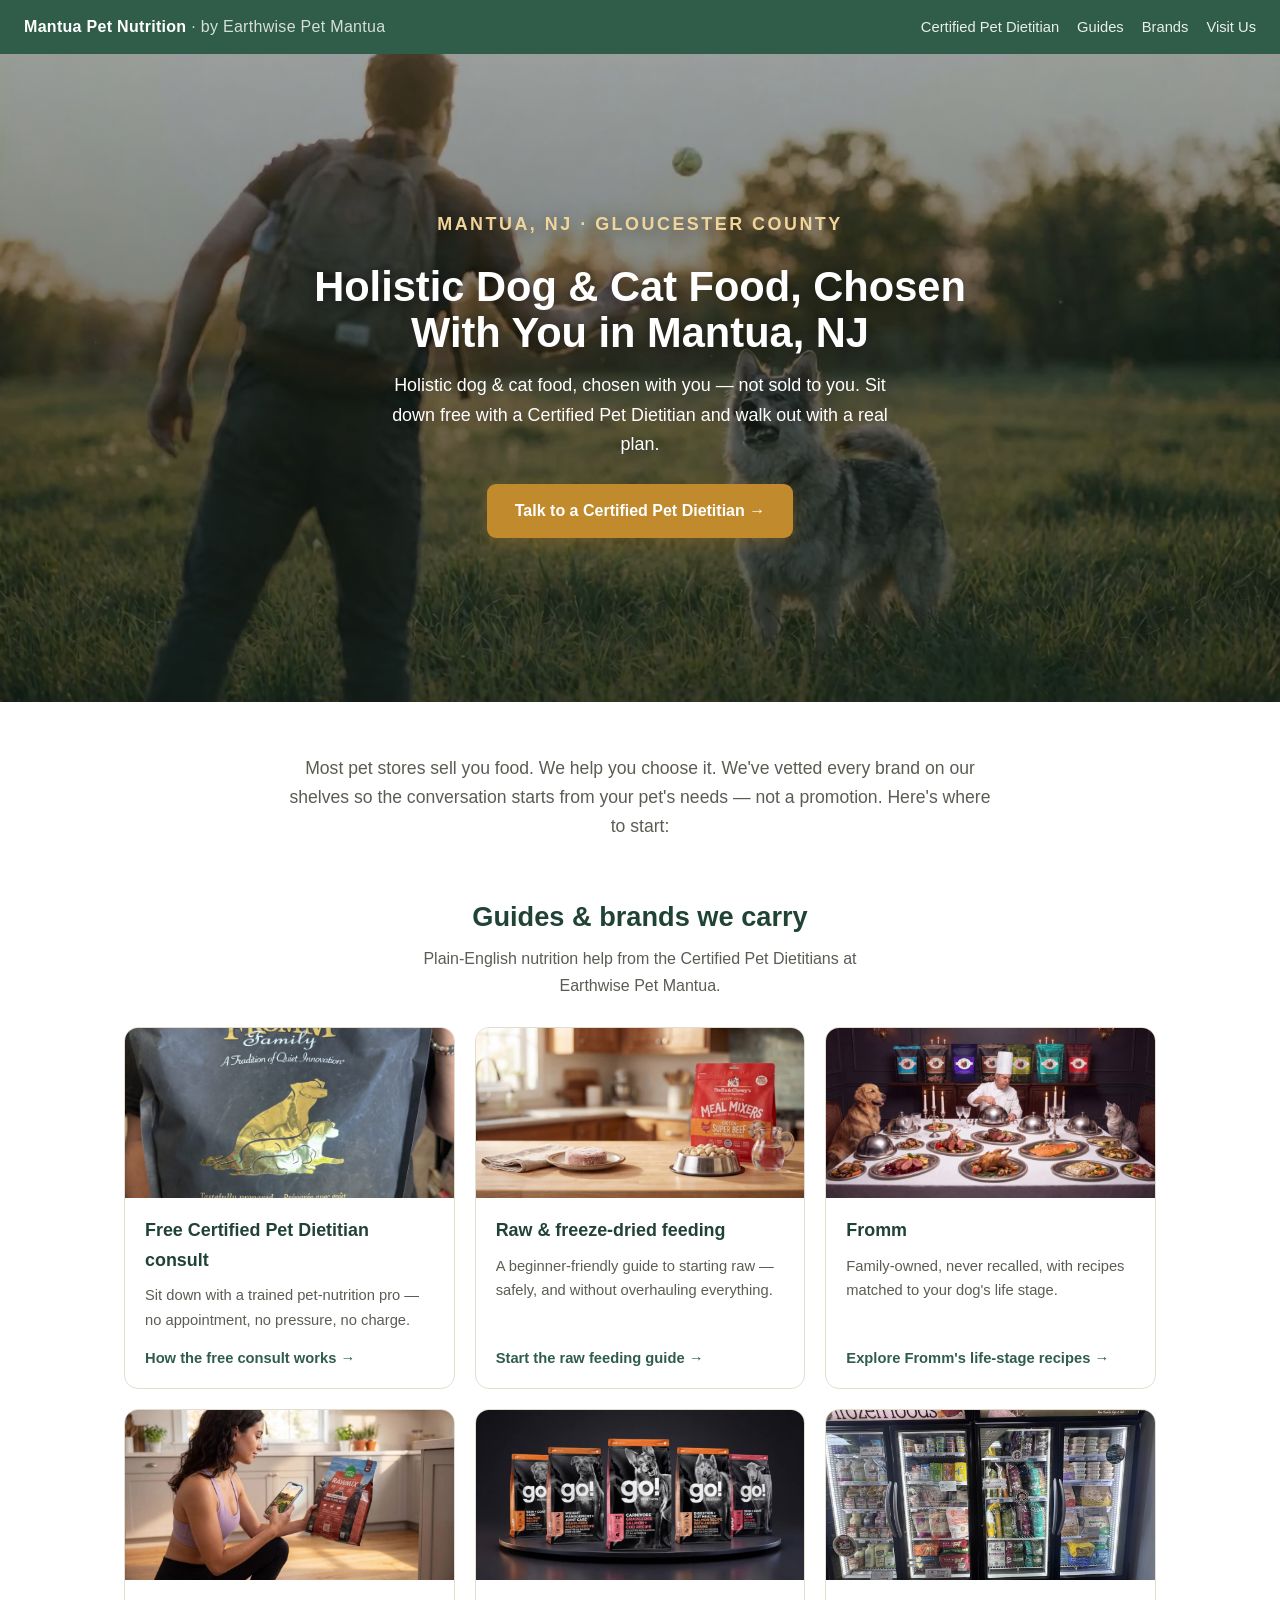
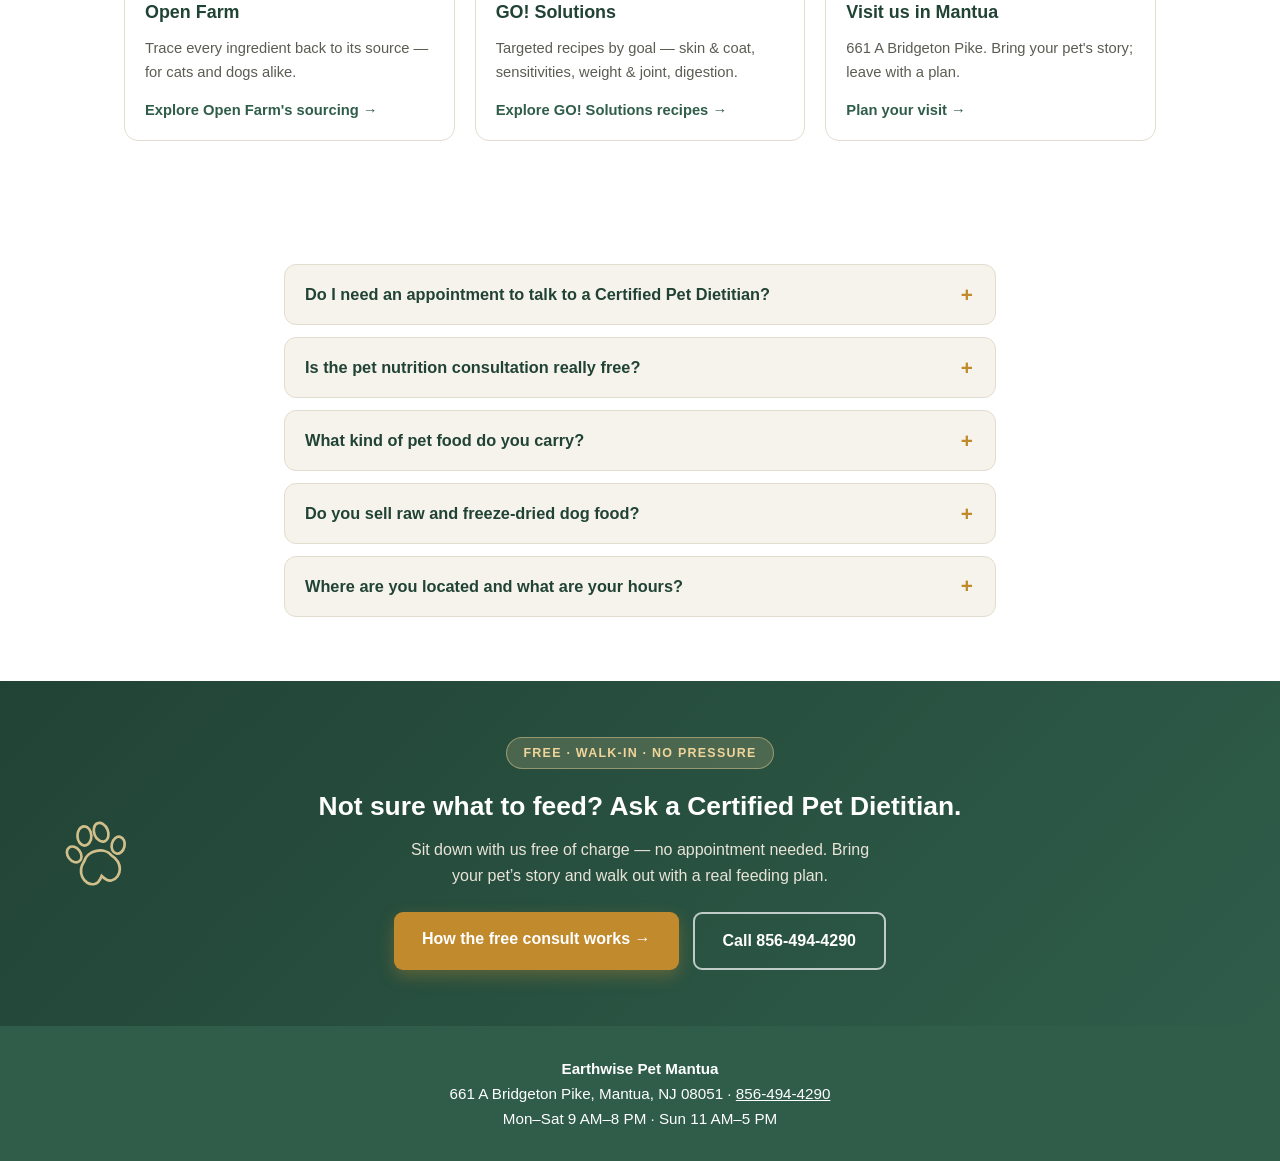
<file: index.html>
<!DOCTYPE html>
<html lang="en">
<head>
<meta charset="utf-8">
<meta name="viewport" content="width=device-width, initial-scale=1">
<title>Holistic Dog &amp; Cat Food in Mantua, NJ | Earthwise Pet</title>
<meta name="description" content="Your neighborhood pet nutrition center in Mantua, NJ. Holistic dog & cat food and free Certified Pet Dietitian guidance from Earthwise Pet Mantua.">
<link rel="canonical" href="https://mantuapetnutrition.com/">
<meta name="robots" content="index,follow,max-image-preview:large,max-snippet:-1,max-video-preview:-1">
<meta name="author" content="Earthwise Pet Mantua">
<meta name="theme-color" content="#2f5d4a">
<meta name="geo.region" content="US-NJ">
<meta name="geo.placename" content="Mantua, New Jersey">
<meta name="geo.position" content="39.7762005;-75.1877111">
<meta name="ICBM" content="39.7762005, -75.1877111">
<!-- Open Graph -->
<meta property="og:type" content="website">
<meta property="og:site_name" content="Mantua Pet Nutrition">
<meta property="og:title" content="Holistic Dog & Cat Food in Mantua, NJ | Earthwise Pet">
<meta property="og:description" content="Your neighborhood pet nutrition center in Mantua, NJ. Holistic dog & cat food and free Certified Pet Dietitian guidance from Earthwise Pet Mantua.">
<meta property="og:url" content="https://mantuapetnutrition.com/">
<meta property="og:image" content="https://mantuapetnutrition.com/images/store-front-exterior.jpg">
<meta property="og:image:alt" content="Earthwise Pet Mantua storefront on Bridgeton Pike in Mantua, NJ">
<meta property="og:locale" content="en_US">
<!-- Twitter -->
<meta name="twitter:card" content="summary_large_image">
<meta name="twitter:title" content="Holistic Dog & Cat Food in Mantua, NJ | Earthwise Pet">
<meta name="twitter:description" content="Holistic dog & cat food and free Certified Pet Dietitian guidance in Mantua, NJ.">
<meta name="twitter:image" content="https://mantuapetnutrition.com/images/store-front-exterior.jpg">
<style>
:root{--green:#2f5d4a;--green-dk:#214335;--sand:#f6f3ec;--ink:#2a2a26;--muted:#5c5c54;--gold:#c08a2d;--line:#e3ddd0}
*{box-sizing:border-box}
body{margin:0;font-family:-apple-system,BlinkMacSystemFont,"Segoe UI",Roboto,Helvetica,Arial,sans-serif;color:var(--ink);line-height:1.65;background:#fff}
a{color:var(--green)}
.nav{background:var(--green);color:#fff;padding:14px 24px;display:flex;justify-content:space-between;align-items:center;flex-wrap:wrap;gap:8px}
.nav .brand{font-weight:700;letter-spacing:.3px}.nav .brand span{opacity:.8;font-weight:400}
.nav a{color:#fff;text-decoration:none;font-size:.92rem;opacity:.9;margin-left:18px}
.hero{position:relative;color:#fff;background:#1d2c25;text-align:center;display:flex;align-items:center;justify-content:center;min-height:clamp(430px,72vh,760px);overflow:hidden}
.hero img{position:absolute;inset:0;width:100%;height:100%;object-fit:cover;opacity:.5}
.hero video.hero-img{position:absolute;inset:0;width:100%;height:100%;object-fit:cover;display:block;opacity:1}
.hero .scrim{position:absolute;inset:0;background:linear-gradient(180deg,rgba(20,30,25,.42),rgba(20,30,25,.74))}
.hero .in{position:relative;max-width:760px;margin:0 auto;padding:74px 24px}
.hero h1,.hero p,.hero .kicker{text-shadow:0 2px 16px rgba(0,0,0,.5)}
.kicker{text-transform:uppercase;letter-spacing:.14em;font-size:.78rem;color:#f0d59a;font-weight:700;margin:0 0 12px}
.hero h1{font-size:2.6rem;line-height:1.12;margin:0 0 14px}
.hero p{font-size:1.12rem;opacity:.95;max-width:50ch;margin:0 auto 24px}
.cta{display:inline-block;background:var(--gold);color:#fff;text-decoration:none;font-weight:700;padding:14px 28px;border-radius:9px}
.cta:hover{background:#a8761f}
.wrap{max-width:1080px;margin:0 auto;padding:0 24px}
.intro{max-width:720px;margin:52px auto 0;text-align:center;color:var(--muted);font-size:1.1rem}
h2{color:var(--green-dk);font-size:1.7rem;text-align:center;margin:54px 0 6px}
.sub{text-align:center;color:var(--muted);margin:0 auto 28px;max-width:54ch}
.grid{display:grid;grid-template-columns:repeat(3,1fr);gap:20px;margin-bottom:10px}
.card{border:1px solid var(--line);border-radius:14px;overflow:hidden;background:#fff;transition:.15s;display:flex;flex-direction:column}
.card:hover{box-shadow:0 14px 30px rgba(0,0,0,.10);transform:translateY(-3px)}
.card img{width:100%;height:170px;object-fit:cover;display:block}
.card .thumb{display:block}
.card .b{padding:18px 20px;display:flex;flex-direction:column;flex:1}
.card h3{color:var(--green-dk);font-size:1.12rem;margin:0 0 8px}
.card p{font-size:.92rem;color:var(--muted);margin:0 0 14px;flex:1}
.card a.more{font-weight:700;text-decoration:none;font-size:.92rem}
.faq{max-width:760px;margin:56px auto 0}
.faq h2{margin-bottom:22px}
.faq details{border:1px solid var(--line);border-radius:12px;padding:16px 20px;margin-bottom:12px;background:var(--sand)}
.faq summary{font-weight:700;color:var(--green-dk);cursor:pointer;font-size:1.02rem}
.faq details p{margin:12px 0 0;color:var(--muted)}
.nap{background:var(--green);color:#fff;padding:30px 24px;text-align:center;font-size:.95rem;margin-top:60px}
.nap a{color:#fff}
@media(max-width:820px){.grid{grid-template-columns:1fr}.hero h1{font-size:2rem}}
</style>
<link rel="stylesheet" href="/assets/enhance.css">
<script src="/assets/enhance.js" defer></script>

<script type="application/ld+json">
{
  "@context":"https://schema.org",
  "@graph":[
    {
      "@type":["PetStore","LocalBusiness"],
      "@id":"https://mantuapetnutrition.com/#store",
      "name":"Earthwise Pet Mantua",
      "alternateName":"Mantua Pet Nutrition",
      "slogan":"Feed better.",
      "url":"https://mantuapetnutrition.com/",
      "image":"https://mantuapetnutrition.com/images/store-front-exterior.jpg",
      "logo":"https://mantuapetnutrition.com/images/logo.png",
      "telephone":"+1-856-494-4290",
      "email":"mantua@earthwisepet.com",
      "priceRange":"$$",
      "paymentAccepted":"Cash, Credit Card, Debit Card",
      "currenciesAccepted":"USD",
      "address":{"@type":"PostalAddress","streetAddress":"661 A Bridgeton Pike","addressLocality":"Mantua","addressRegion":"NJ","postalCode":"08051","addressCountry":"US"},
      "geo":{"@type":"GeoCoordinates","latitude":39.7762005,"longitude":-75.1877111},
      "hasMap":"https://maps.app.goo.gl/9NM81UF3zvT8LKVL6",
      "sameAs":[
        "https://www.facebook.com/EarthWisePetMantua/",
        "https://www.instagram.com/earthwisepetmantua/",
        "https://www.yelp.com/biz/earthwise-pet-mantua-township-mantua-township",
        "https://maps.app.goo.gl/9NM81UF3zvT8LKVL6"
      ],
      "areaServed":[
        {"@type":"City","name":"Mantua"},
        {"@type":"City","name":"Sewell"},
        {"@type":"City","name":"Wenonah"},
        {"@type":"City","name":"Pitman"},
        {"@type":"City","name":"Glassboro"},
        {"@type":"City","name":"Woodbury"},
        {"@type":"AdministrativeArea","name":"Gloucester County, NJ"}
      ],
      "openingHoursSpecification":[
        {"@type":"OpeningHoursSpecification","dayOfWeek":["Monday","Tuesday","Wednesday","Thursday","Friday","Saturday"],"opens":"09:00","closes":"20:00"},
        {"@type":"OpeningHoursSpecification","dayOfWeek":"Sunday","opens":"11:00","closes":"17:00"}
      ],
      "description":"Neighborhood pet nutrition center in Mantua, NJ — holistic dog & cat food and free Certified Pet Dietitian guidance.",
      "knowsAbout":["Pet nutrition","Holistic dog food","Holistic cat food","Raw and freeze-dried feeding","Limited-ingredient diets","Certified Pet Dietitian guidance"],
      "makesOffer":{
        "@type":"Offer",
        "itemOffered":{"@type":"Service","name":"Free Certified Pet Dietitian consultation","description":"One-on-one, no-appointment pet nutrition guidance for dogs and cats."},
        "price":"0","priceCurrency":"USD"
      }
    },
    {
      "@type":"WebSite",
      "@id":"https://mantuapetnutrition.com/#website",
      "url":"https://mantuapetnutrition.com/",
      "name":"Mantua Pet Nutrition",
      "publisher":{"@id":"https://mantuapetnutrition.com/#store"},
      "inLanguage":"en-US"
    },
    {
      "@type":"WebPage",
      "@id":"https://mantuapetnutrition.com/#webpage",
      "url":"https://mantuapetnutrition.com/",
      "name":"Holistic Dog & Cat Food in Mantua, NJ | Earthwise Pet",
      "isPartOf":{"@id":"https://mantuapetnutrition.com/#website"},
      "about":{"@id":"https://mantuapetnutrition.com/#store"},
      "primaryImageOfPage":"https://mantuapetnutrition.com/images/store-front-exterior.jpg",
      "breadcrumb":{"@id":"https://mantuapetnutrition.com/#breadcrumb"},
      "inLanguage":"en-US"
    },
    {
      "@type":"BreadcrumbList",
      "@id":"https://mantuapetnutrition.com/#breadcrumb",
      "itemListElement":[
        {"@type":"ListItem","position":1,"name":"Home","item":"https://mantuapetnutrition.com/"}
      ]
    },
    {
      "@type":"FAQPage",
      "@id":"https://mantuapetnutrition.com/#faq",
      "mainEntity":[
        {"@type":"Question","name":"Do I need an appointment to talk to a Certified Pet Dietitian?","acceptedAnswer":{"@type":"Answer","text":"No. Our Certified Pet Dietitian guidance is walk-in. Stop by during store hours and we'll sit down with you and your pet's story. No appointment needed."}},
        {"@type":"Question","name":"Is the pet nutrition consultation really free?","acceptedAnswer":{"@type":"Answer","text":"Yes. Sitting down with a Certified Pet Dietitian to build a feeding plan for your dog or cat is free, with no purchase required."}},
        {"@type":"Question","name":"What kind of pet food do you carry?","acceptedAnswer":{"@type":"Answer","text":"Holistic dog and cat food across dry, raw, and freeze-dried formats, including brands like Fromm, Open Farm, and GO! Solutions. Every brand on our shelves is vetted for ingredient quality before we recommend it."}},
        {"@type":"Question","name":"Do you sell raw and freeze-dried dog food?","acceptedAnswer":{"@type":"Answer","text":"Yes. We carry frozen raw and freeze-dried options for dogs and cats, and can walk first-timers through starting raw safely without overhauling everything at once."}},
        {"@type":"Question","name":"Where are you located and what are your hours?","acceptedAnswer":{"@type":"Answer","text":"We're at 661 A Bridgeton Pike, Mantua, NJ 08051. Open Monday through Saturday 9 AM to 8 PM and Sunday 11 AM to 5 PM. Call us at 856-494-4290."}}
      ]
    }
  ]
}
</script>
</head>
<body>
<nav class="nav">
  <div class="brand">Mantua Pet Nutrition <span>· by Earthwise Pet Mantua</span></div>
  <div><a href="/certified-pet-dietitian/">Certified Pet Dietitian</a><a href="/guides/">Guides</a><a href="/brands/">Brands</a><a href="/visit/">Visit Us</a></div>
</nav>

<header class="hero">
  <video class="hero-img" autoplay muted loop playsinline preload="metadata" poster="/images/home-hero-poster.jpg" data-poster-portrait="/images/home-hero-poster-portrait.jpg" aria-label="A dog plays fetch at golden hour, howls from a rock, and transforms into the Earthwise Pet leaf-and-wolf logo">
    <source src="/images/home-hero-animation.mp4" type="video/mp4" media="(min-width: 821px)">
    <source src="/images/home-hero-animation-portrait.mp4" type="video/mp4">
    <img src="/images/store-front-exterior.jpg" width="1600" height="1200" alt="Earthwise Pet Mantua storefront on Bridgeton Pike in Mantua, NJ">
  </video>
  <div class="scrim"></div>
  <div class="in">
    <p class="kicker">Mantua, NJ · Gloucester County</p>
    <h1>Holistic Dog &amp; Cat Food, Chosen With You in Mantua, NJ</h1>
    <p>Holistic dog &amp; cat food, chosen with you — not sold to you. Sit down free with a Certified Pet Dietitian and walk out with a real plan.</p>
    <a class="cta" href="/certified-pet-dietitian/">Talk to a Certified Pet Dietitian →</a>
  </div>
</header>

<main>
<section class="wrap">
  <p class="intro">Most pet stores sell you food. We help you choose it. We've vetted every brand on our shelves so the conversation starts from your pet's needs — not a promotion. Here's where to start:</p>

  <h2>Guides &amp; brands we carry</h2>
  <p class="sub">Plain-English nutrition help from the Certified Pet Dietitians at Earthwise Pet Mantua.</p>
  <div class="grid">
    <div class="card"><a class="thumb" href="/certified-pet-dietitian/"><img src="/images/fromm-close-up-in-hand.jpg" width="1600" height="2133" loading="lazy" alt="Holistic dog food held in hand at Earthwise Pet Mantua"></a><div class="b"><h3>Free Certified Pet Dietitian consult</h3><p>Sit down with a trained pet-nutrition pro — no appointment, no pressure, no charge.</p><a class="more" href="/certified-pet-dietitian/">How the free consult works →</a></div></div>
    <div class="card"><a class="thumb" href="/guides/raw-freeze-dried-feeding/"><img src="/images/raw-freeze-dried-hero-poster.jpg" width="1920" height="1068" loading="lazy" alt="Frozen raw and freeze-dried raw dog food side by side on a kitchen counter"></a><div class="b"><h3>Raw &amp; freeze-dried feeding</h3><p>A beginner-friendly guide to starting raw — safely, and without overhauling everything.</p><a class="more" href="/guides/raw-freeze-dried-feeding/">Start the raw feeding guide →</a></div></div>
    <div class="card"><a class="thumb" href="/brands/fromm/"><img src="/images/fromm-hero-poster.jpg" width="1920" height="1068" loading="lazy" alt="Fromm dog food — family-made recipes at Earthwise Pet Mantua"></a><div class="b"><h3>Fromm</h3><p>Family-owned, never recalled, with recipes matched to your dog's life stage.</p><a class="more" href="/brands/fromm/">Explore Fromm's life-stage recipes →</a></div></div>
    <div class="card"><a class="thumb" href="/brands/open-farm/"><img src="/images/open-farm-hero-poster.jpg" width="1920" height="1068" loading="lazy" alt="Open Farm pet food — trace every ingredient by lot number"></a><div class="b"><h3>Open Farm</h3><p>Trace every ingredient back to its source — for cats and dogs alike.</p><a class="more" href="/brands/open-farm/">Explore Open Farm's sourcing →</a></div></div>
    <div class="card"><a class="thumb" href="/brands/go-solutions/"><img src="/images/go-hero-poster.jpg" width="1920" height="1072" loading="lazy" alt="GO! Solutions targeted-nutrition recipes by Petcurean"></a><div class="b"><h3>GO! Solutions</h3><p>Targeted recipes by goal — skin &amp; coat, sensitivities, weight &amp; joint, digestion.</p><a class="more" href="/brands/go-solutions/">Explore GO! Solutions recipes →</a></div></div>
    <div class="card"><a class="thumb" href="/certified-pet-dietitian/"><img src="/images/raw-frozen-shelf-section.jpg" width="1100" height="825" loading="lazy" alt="Frozen raw pet food shelf section at Earthwise Pet Mantua"></a><div class="b"><h3>Visit us in Mantua</h3><p>661 A Bridgeton Pike. Bring your pet's story; leave with a plan.</p><a class="more" href="/certified-pet-dietitian/">Plan your visit →</a></div></div>
  </div>
</section>

<section class="wrap faq">
  <h2>Frequently asked questions</h2>
  <details><summary>Do I need an appointment to talk to a Certified Pet Dietitian?</summary><p>No. Our Certified Pet Dietitian guidance is walk-in. Stop by during store hours and we'll sit down with you and your pet's story. No appointment needed.</p></details>
  <details><summary>Is the pet nutrition consultation really free?</summary><p>Yes. Sitting down with a Certified Pet Dietitian to build a feeding plan for your dog or cat is free, with no purchase required.</p></details>
  <details><summary>What kind of pet food do you carry?</summary><p>Holistic dog and cat food across dry, raw, and freeze-dried formats, including brands like Fromm, Open Farm, and GO! Solutions. Every brand on our shelves is vetted for ingredient quality before we recommend it.</p></details>
  <details><summary>Do you sell raw and freeze-dried dog food?</summary><p>Yes. We carry frozen raw and freeze-dried options for dogs and cats, and can walk first-timers through starting raw safely without overhauling everything at once.</p></details>
  <details><summary>Where are you located and what are your hours?</summary><p>We're at 661 A Bridgeton Pike, Mantua, NJ 08051. Open Monday through Saturday 9 AM to 8 PM and Sunday 11 AM to 5 PM. Call us at <a href="tel:+18564944290">856-494-4290</a>.</p></details>
</section>
</main>


<section class="consult-band">
  <span class="badge">Free &middot; Walk-in &middot; No pressure</span>
  <h2>Not sure what to feed? Ask a Certified Pet Dietitian.</h2>
  <p>Sit down with us free of charge &mdash; no appointment needed. Bring your pet&rsquo;s story and walk out with a real feeding plan.</p>
  <div class="row">
    <a class="cta" href="/certified-pet-dietitian/">How the free consult works &rarr;</a>
    <a class="cta ghost" href="tel:+18564944290">Call 856-494-4290</a>
  </div>
</section>

<footer class="nap">
  <strong>Earthwise Pet Mantua</strong><br>
  661 A Bridgeton Pike, Mantua, NJ 08051 · <a href="tel:+18564944290">856-494-4290</a><br>
  Mon–Sat 9 AM–8 PM · Sun 11 AM–5 PM
</footer>
</body>
</html>
</file>
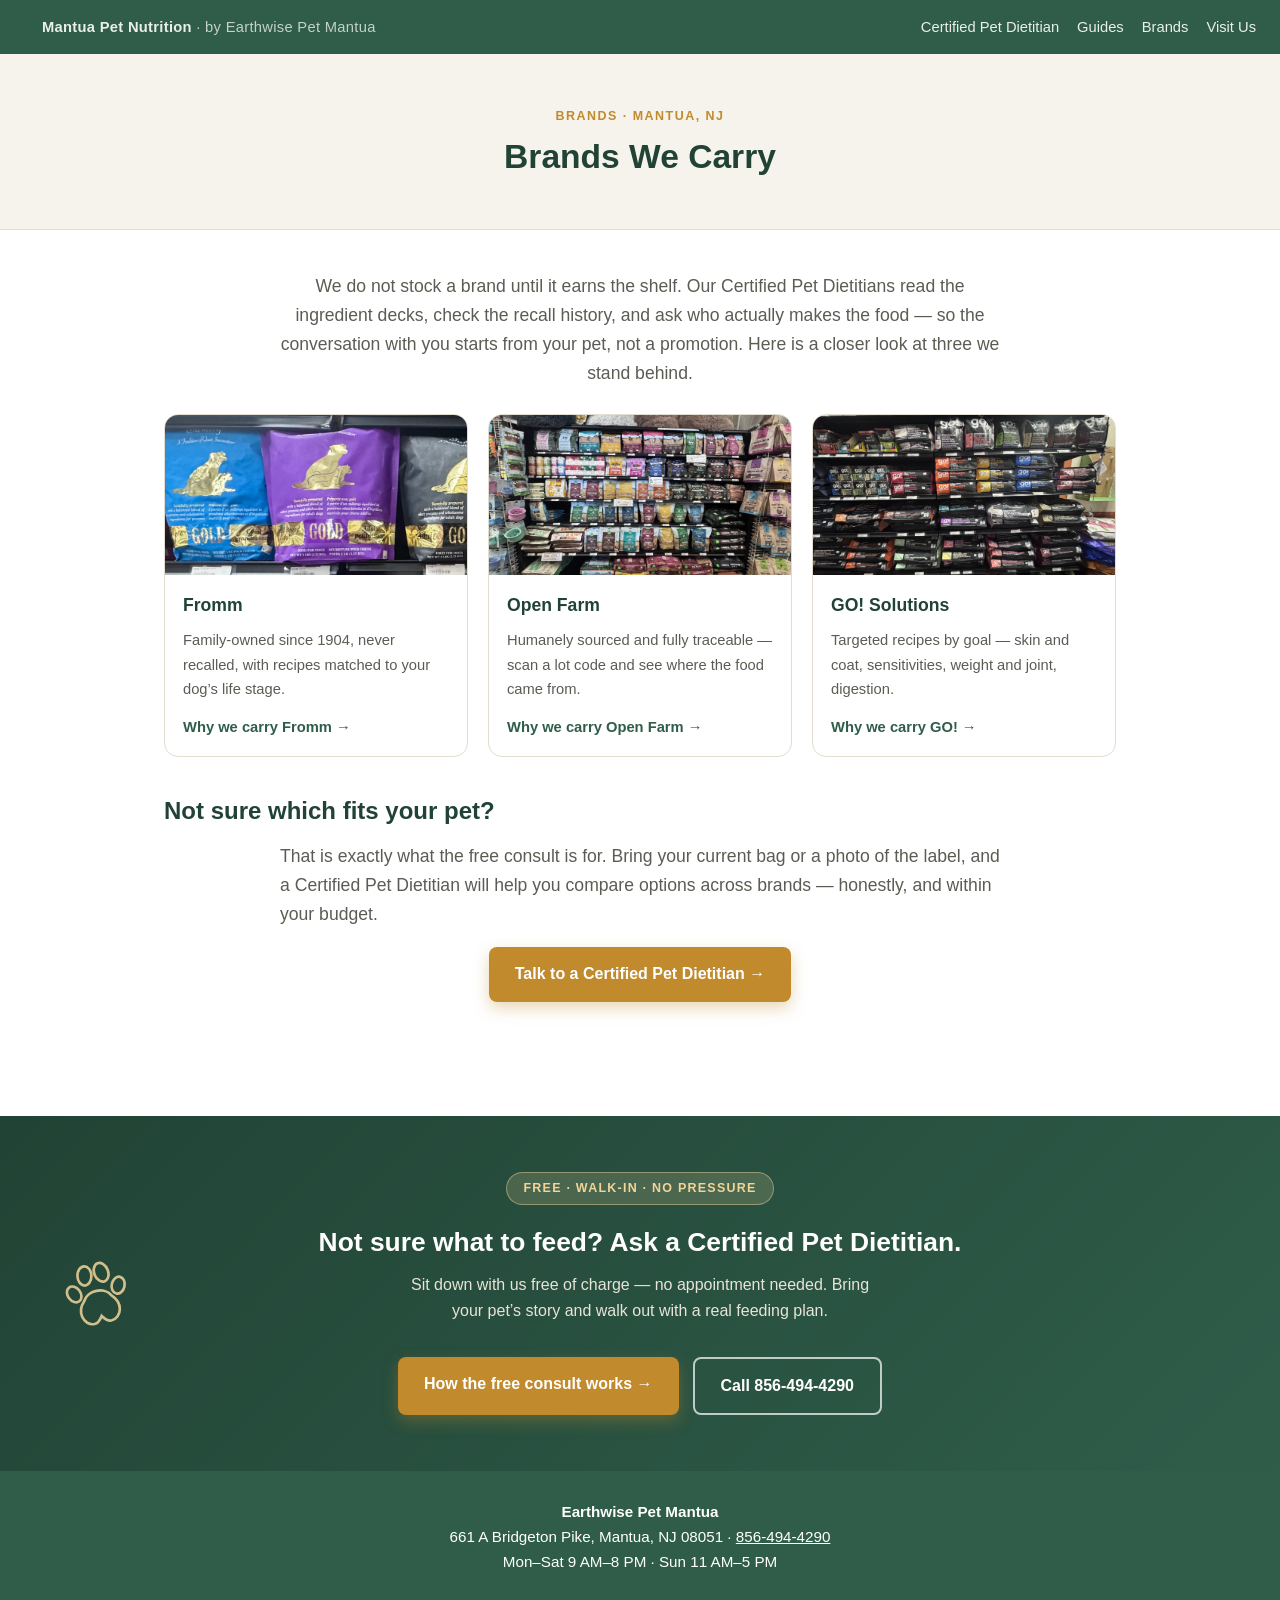
<file: brands/index.html>
<!DOCTYPE html>
<html lang="en">
<head>
<meta charset="utf-8">
<meta name="viewport" content="width=device-width, initial-scale=1">
<title>Pet Food Brands We Carry in Mantua, NJ | Earthwise Pet</title>
<meta name="description" content="The holistic dog and cat food brands we carry in Mantua, NJ, and why. Fromm, Open Farm, and GO! Solutions, vetted by our Certified Pet Dietitians.">
<link rel="canonical" href="https://mantuapetnutrition.com/brands/">
<meta name="robots" content="index,follow,max-image-preview:large,max-snippet:-1">
<meta name="author" content="Earthwise Pet Mantua">
<meta name="theme-color" content="#2f5d4a">
<meta name="geo.region" content="US-NJ">
<meta name="geo.placename" content="Mantua, New Jersey">
<meta property="og:type" content="website">
<meta property="og:site_name" content="Mantua Pet Nutrition">
<meta property="og:title" content="Pet Food Brands We Carry in Mantua, NJ | Earthwise Pet">
<meta property="og:description" content="The holistic dog and cat food brands we carry in Mantua, NJ, and why. Fromm, Open Farm, and GO! Solutions, vetted by our Certified Pet Dietitians.">
<meta property="og:url" content="https://mantuapetnutrition.com/brands/">
<meta property="og:image" content="https://mantuapetnutrition.com/images/open-farm-shelf-dog.jpg">
<meta property="og:locale" content="en_US">
<meta name="twitter:card" content="summary_large_image">
<meta name="twitter:title" content="Pet Food Brands We Carry in Mantua, NJ | Earthwise Pet">
<meta name="twitter:description" content="The holistic dog and cat food brands we carry in Mantua, NJ, and why. Fromm, Open Farm, and GO! Solutions, vetted by our Certified Pet Dietitians.">
<meta name="twitter:image" content="https://mantuapetnutrition.com/images/open-farm-shelf-dog.jpg">
<style>
:root{--green:#2f5d4a;--green-dk:#214335;--sand:#f6f3ec;--ink:#2a2a26;--muted:#5c5c54;--gold:#c08a2d;--line:#e3ddd0}
*{box-sizing:border-box}
body{margin:0;font-family:-apple-system,BlinkMacSystemFont,"Segoe UI",Roboto,Helvetica,Arial,sans-serif;color:var(--ink);line-height:1.65;background:#fff}
a{color:var(--green)}
.nav{background:var(--green);color:#fff;padding:14px 24px;display:flex;justify-content:space-between;align-items:center;flex-wrap:wrap;gap:8px}
.nav .brand{font-weight:700;letter-spacing:.3px}.nav .brand span{opacity:.8;font-weight:400}
.nav a{color:#fff;text-decoration:none;font-size:.92rem;opacity:.9;margin-left:18px}
.hero{background:var(--sand);padding:52px 24px;border-bottom:1px solid var(--line);text-align:center}
.kicker{text-transform:uppercase;letter-spacing:.12em;font-size:.78rem;color:var(--gold);font-weight:700;margin:0 0 10px}
h1{font-size:2.1rem;line-height:1.2;margin:0;color:var(--green-dk)}
.wrap{max-width:1000px;margin:0 auto;padding:0 24px}
main{padding:42px 24px}
.intro{max-width:720px;margin:0 auto 8px;text-align:center;color:var(--muted);font-size:1.1rem}
h2{color:var(--green-dk);font-size:1.5rem;margin:34px 0 12px}
.grid{display:grid;grid-template-columns:repeat(3,1fr);gap:20px;margin:26px 0 10px}
.card{border:1px solid var(--line);border-radius:14px;overflow:hidden;background:#fff;display:flex;flex-direction:column;transition:.15s}
.card:hover{box-shadow:0 14px 30px rgba(0,0,0,.10);transform:translateY(-3px)}
.card img{width:100%;height:160px;object-fit:cover;display:block}
.card .b{padding:16px 18px;display:flex;flex-direction:column;flex:1}
.card h3{color:var(--green-dk);font-size:1.1rem;margin:0 0 8px}
.card p{font-size:.92rem;color:var(--muted);margin:0 0 14px;flex:1}
.card a.more{font-weight:700;text-decoration:none;font-size:.92rem}
.cta{display:inline-block;background:var(--gold);color:#fff;text-decoration:none;font-weight:700;padding:14px 26px;border-radius:8px;margin-top:10px}
.cta:hover{background:#a8761f}
.info{max-width:720px;margin:0 auto}
.info p{margin:0 0 16px}
.box{background:var(--sand);border:1px solid var(--line);border-radius:12px;padding:20px 22px;margin:22px 0}
.box strong{color:var(--green-dk)}
.nap{background:var(--green);color:#fff;padding:28px 24px;text-align:center;font-size:.95rem;margin-top:48px}
.nap a{color:#fff}
@media(max-width:820px){.grid{grid-template-columns:1fr}}
</style>
<link rel="stylesheet" href="/assets/enhance.css">
<script src="/assets/enhance.js" defer></script>
<script type="application/ld+json">
{"@context":"https://schema.org","@type":"BreadcrumbList","itemListElement":[{"@type":"ListItem","position":1,"name":"Home","item":"https://mantuapetnutrition.com/"},{"@type":"ListItem","position":2,"name":"Brands","item":"https://mantuapetnutrition.com/brands/"}]}
</script>
<script type="application/ld+json">
{"@context":"https://schema.org","@type":"CollectionPage","@id":"https://mantuapetnutrition.com/brands/#page","name":"Brands We Carry","url":"https://mantuapetnutrition.com/brands/","isPartOf":{"@id":"https://mantuapetnutrition.com/#website"},"about":{"@id":"https://mantuapetnutrition.com/#store"},"inLanguage":"en-US"}
</script>
</head>
<body>
<nav class="nav">
  <a href="/" style="color:#fff;text-decoration:none"><div class="brand">Mantua Pet Nutrition <span>&middot; by Earthwise Pet Mantua</span></div></a>
  <div><a href="/certified-pet-dietitian/">Certified Pet Dietitian</a><a href="/guides/">Guides</a><a href="/brands/">Brands</a><a href="/visit/">Visit Us</a></div>
</nav>
<header class="hero"><div class="wrap"><p class="kicker">Brands &middot; Mantua, NJ</p><h1>Brands We Carry</h1></div></header>
<main><div class="wrap">
<p class="intro">We do not stock a brand until it earns the shelf. Our Certified Pet Dietitians read the ingredient decks, check the recall history, and ask who actually makes the food &mdash; so the conversation with you starts from your pet, not a promotion. Here is a closer look at three we stand behind.</p>
<div class="grid">
  <div class="card"><img src="/images/fromm-life-stage-banner.jpg" width="1600" height="403" loading="lazy" alt="Fromm dog food life-stage lineup at Earthwise Pet Mantua, NJ"><div class="b"><h3>Fromm</h3><p>Family-owned since 1904, never recalled, with recipes matched to your dog&rsquo;s life stage.</p><a class="more" href="/brands/fromm/">Why we carry Fromm &rarr;</a></div></div>
  <div class="card"><img src="/images/open-farm-shelf-dog.jpg" width="1600" height="1200" loading="lazy" alt="Open Farm pet food shelf section at Earthwise Pet Mantua, NJ"><div class="b"><h3>Open Farm</h3><p>Humanely sourced and fully traceable &mdash; scan a lot code and see where the food came from.</p><a class="more" href="/brands/open-farm/">Why we carry Open Farm &rarr;</a></div></div>
  <div class="card"><img src="/images/go-hero-shot.jpg" width="1600" height="1200" loading="lazy" alt="GO! Solutions pet food by Petcurean at Earthwise Pet Mantua, NJ"><div class="b"><h3>GO! Solutions</h3><p>Targeted recipes by goal &mdash; skin and coat, sensitivities, weight and joint, digestion.</p><a class="more" href="/brands/go-solutions/">Why we carry GO! &rarr;</a></div></div>
</div>
<h2>Not sure which fits your pet?</h2>
<p class="intro" style="text-align:left">That is exactly what the free consult is for. Bring your current bag or a photo of the label, and a Certified Pet Dietitian will help you compare options across brands &mdash; honestly, and within your budget.</p>
<div style="text-align:center"><a class="cta" href="/certified-pet-dietitian/">Talk to a Certified Pet Dietitian &rarr;</a></div>
</div></main>

<section class="consult-band">
  <span class="badge">Free &middot; Walk-in &middot; No pressure</span>
  <h2>Not sure what to feed? Ask a Certified Pet Dietitian.</h2>
  <p>Sit down with us free of charge &mdash; no appointment needed. Bring your pet&rsquo;s story and walk out with a real feeding plan.</p>
  <div class="row">
    <a class="cta" href="/certified-pet-dietitian/">How the free consult works &rarr;</a>
    <a class="cta ghost" href="tel:+18564944290">Call 856-494-4290</a>
  </div>
</section>

<footer class="nap">
  <strong>Earthwise Pet Mantua</strong><br>
  661 A Bridgeton Pike, Mantua, NJ 08051 &middot; <a href="tel:+18564944290">856-494-4290</a><br>
  Mon&ndash;Sat 9 AM&ndash;8 PM &middot; Sun 11 AM&ndash;5 PM
</footer>
</body>
</html>
</file>
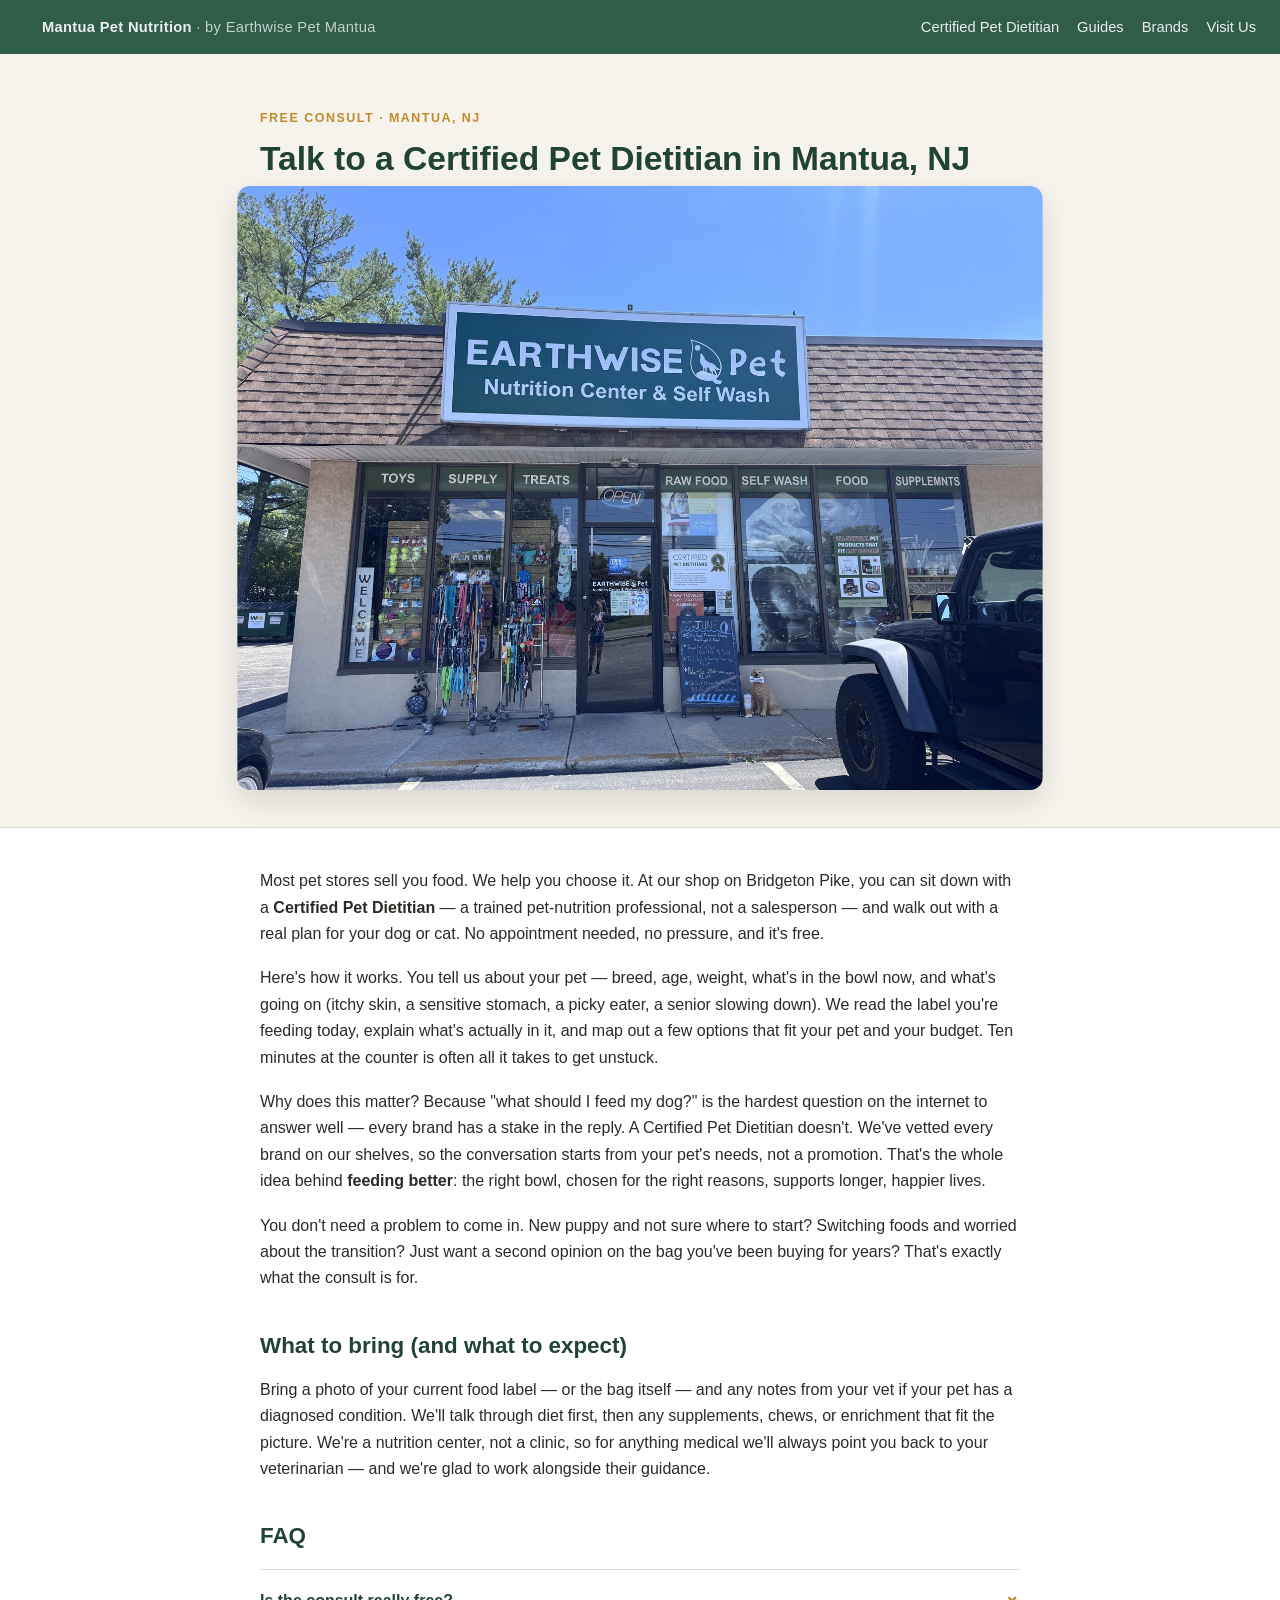
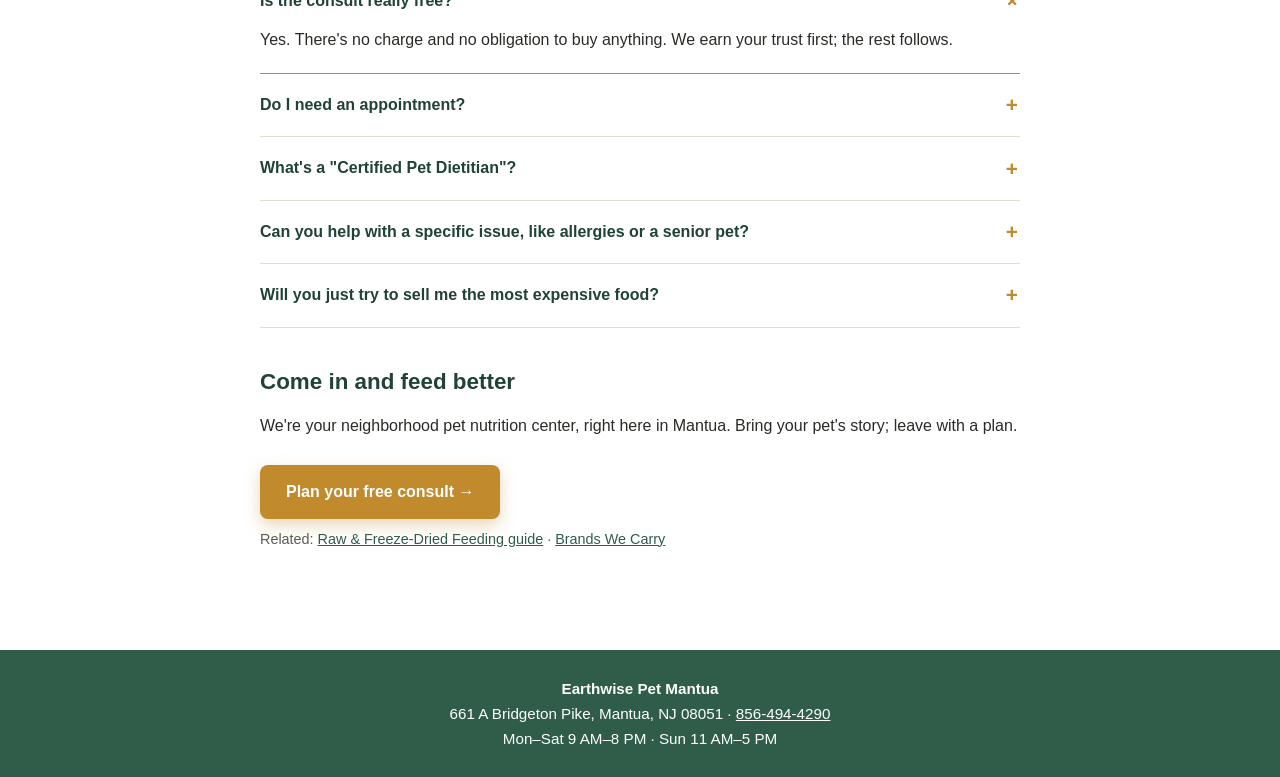
<file: certified-pet-dietitian/index.html>
<!DOCTYPE html>
<html lang="en">
<head>
<meta charset="utf-8">
<meta name="viewport" content="width=device-width, initial-scale=1">
<title>Free Pet Nutrition Consult in Mantua, NJ | Earthwise Pet</title>
<meta name="description" content="Sit down free with a Certified Pet Dietitian in Mantua, NJ. Real one-on-one feeding guidance for your dog or cat, with no appointment and no sales pitch.">
<link rel="canonical" href="https://mantuapetnutrition.com/certified-pet-dietitian/">
<meta name="robots" content="index,follow,max-image-preview:large,max-snippet:-1">
<meta name="author" content="Earthwise Pet Mantua">
<meta name="theme-color" content="#2f5d4a">
<meta name="geo.region" content="US-NJ">
<meta name="geo.placename" content="Mantua, New Jersey">
<meta property="og:type" content="website">
<meta property="og:site_name" content="Mantua Pet Nutrition">
<meta property="og:title" content="Free Pet Nutrition Consult in Mantua, NJ | Earthwise Pet">
<meta property="og:description" content="Sit down free with a Certified Pet Dietitian in Mantua, NJ. Real one-on-one feeding guidance for your dog or cat, with no appointment and no sales pitch.">
<meta property="og:url" content="https://mantuapetnutrition.com/certified-pet-dietitian/">
<meta property="og:image" content="https://mantuapetnutrition.com/images/store-front-exterior.jpg">
<meta property="og:image:alt" content="Earthwise Pet Mantua storefront on Bridgeton Pike in Mantua, NJ">
<meta property="og:locale" content="en_US">
<meta name="twitter:card" content="summary_large_image">
<meta name="twitter:title" content="Free Certified Pet Dietitian Consult in Mantua, NJ">
<meta name="twitter:description" content="One-on-one feeding guidance for your dog or cat. No appointment, no sales pitch.">
<meta name="twitter:image" content="https://mantuapetnutrition.com/images/store-front-exterior.jpg">
<style>
:root{--green:#2f5d4a;--green-dk:#214335;--sand:#f6f3ec;--ink:#2a2a26;--muted:#5c5c54;--gold:#c08a2d;--line:#e3ddd0}
*{box-sizing:border-box}
body{margin:0;font-family:-apple-system,BlinkMacSystemFont,"Segoe UI",Roboto,Helvetica,Arial,sans-serif;color:var(--ink);line-height:1.65;background:#fff}
a{color:var(--green)}
.nav{background:var(--green);color:#fff;padding:14px 24px;display:flex;justify-content:space-between;align-items:center;flex-wrap:wrap;gap:8px}
.nav .brand{font-weight:700;letter-spacing:.3px}
.nav .brand span{opacity:.8;font-weight:400}
.nav a{color:#fff;text-decoration:none;font-size:.92rem;opacity:.9;margin-left:18px}
.hero{background:var(--sand);padding:54px 24px;border-bottom:1px solid var(--line)}
.wrap{max-width:760px;margin:0 auto}
.kicker{text-transform:uppercase;letter-spacing:.12em;font-size:.78rem;color:var(--gold);font-weight:700;margin:0 0 10px}
h1{font-size:2.1rem;line-height:1.2;margin:0 0 6px;color:var(--green-dk)}
.content{padding:40px 24px}
.content p{margin:0 0 18px}
h2{color:var(--green-dk);font-size:1.4rem;margin:36px 0 12px}
ol{padding-left:20px}
.faq{border-top:1px solid var(--line);margin-top:14px}
.faq details{border-bottom:1px solid var(--line);padding:6px 0}
.faq summary{cursor:pointer;font-weight:600;padding:12px 0;color:var(--green-dk)}
.faq p{margin:0 0 14px}
.cta{display:inline-block;background:var(--gold);color:#fff;text-decoration:none;font-weight:700;padding:14px 26px;border-radius:8px;margin-top:8px}
.cta:hover{background:#a8761f}
.nap{background:var(--green);color:#fff;padding:26px 24px;text-align:center;font-size:.95rem;margin-top:40px}
.nap a{color:#fff}
.related{font-size:.9rem;color:var(--muted);margin-top:26px}
.note{background:#fff8e8;border:1px solid #ecd9a6;border-radius:8px;padding:12px 16px;font-size:.82rem;color:#7a5e1d;margin:24px 0}
.hero-img{width:100%;height:auto;margin:24px 0 0;display:block;border-radius:12px;box-shadow:0 10px 28px rgba(0,0,0,.12)}
figure{margin:0}
figure img{width:100%;height:auto;border-radius:10px;display:block;box-shadow:0 6px 18px rgba(0,0,0,.08)}
figcaption{font-size:.82rem;color:var(--muted);margin-top:8px;line-height:1.45}
.media2{display:grid;grid-template-columns:1fr 1fr;gap:20px;margin:26px 0}
@media(max-width:560px){.media2{grid-template-columns:1fr}}
</style>
<link rel="stylesheet" href="/assets/enhance.css">
<script src="/assets/enhance.js" defer></script>

<script type="application/ld+json">
{
  "@context":"https://schema.org",
  "@type":"Service",
  "@id":"https://mantuapetnutrition.com/certified-pet-dietitian/#service",
  "serviceType":"Pet nutrition consultation",
  "name":"Free Certified Pet Dietitian Consultation",
  "url":"https://mantuapetnutrition.com/certified-pet-dietitian/",
  "description":"Free one-on-one feeding guidance from a Certified Pet Dietitian in Mantua, NJ — for dogs and cats, no appointment and no sales pitch.",
  "provider":{
    "@type":["PetStore","LocalBusiness"],
    "@id":"https://mantuapetnutrition.com/#store",
    "name":"Earthwise Pet Mantua",
    "image":"https://mantuapetnutrition.com/images/store-front-exterior.jpg",
    "telephone":"+1-856-494-4290",
    "email":"mantua@earthwisepet.com",
    "priceRange":"$$",
    "address":{"@type":"PostalAddress","streetAddress":"661 A Bridgeton Pike","addressLocality":"Mantua","addressRegion":"NJ","postalCode":"08051","addressCountry":"US"},
    "openingHoursSpecification":[
      {"@type":"OpeningHoursSpecification","dayOfWeek":["Monday","Tuesday","Wednesday","Thursday","Friday","Saturday"],"opens":"09:00","closes":"20:00"},
      {"@type":"OpeningHoursSpecification","dayOfWeek":"Sunday","opens":"11:00","closes":"17:00"}
    ]
  },
  "areaServed":[
    {"@type":"City","name":"Mantua"},
    {"@type":"City","name":"Sewell"},
    {"@type":"City","name":"Wenonah"},
    {"@type":"City","name":"Pitman"},
    {"@type":"AdministrativeArea","name":"Gloucester County, NJ"}
  ],
  "offers":{"@type":"Offer","price":"0","priceCurrency":"USD","availability":"https://schema.org/InStock"}
}
</script>
<script type="application/ld+json">
{
  "@context":"https://schema.org",
  "@type":"BreadcrumbList",
  "itemListElement":[
    {"@type":"ListItem","position":1,"name":"Home","item":"https://mantuapetnutrition.com/"},
    {"@type":"ListItem","position":2,"name":"Certified Pet Dietitian","item":"https://mantuapetnutrition.com/certified-pet-dietitian/"}
  ]
}
</script>
<script type="application/ld+json">
{
  "@context":"https://schema.org",
  "@type":"FAQPage",
  "mainEntity":[
    {"@type":"Question","name":"Is the consult really free?","acceptedAnswer":{"@type":"Answer","text":"Yes. There's no charge and no obligation to buy anything. We earn your trust first; the rest follows."}},
    {"@type":"Question","name":"Do I need an appointment?","acceptedAnswer":{"@type":"Answer","text":"No — walk-ins are welcome during store hours (Mon–Sat 9 AM–8 PM, Sun 11 AM–5 PM). A Certified Pet Dietitian is on staff most days; call 856-494-4290 to check the schedule."}},
    {"@type":"Question","name":"What's a Certified Pet Dietitian?","acceptedAnswer":{"@type":"Answer","text":"A staff member with formal training in companion-animal nutrition — someone who can read a pet-food label, explain it in plain English, and build a feeding plan around your individual pet."}},
    {"@type":"Question","name":"Can you help with a specific issue, like allergies or a senior pet?","acceptedAnswer":{"@type":"Answer","text":"Often, yes — through diet. For diagnosed medical conditions we coordinate with your vet rather than replace them."}},
    {"@type":"Question","name":"Will you just try to sell me the most expensive food?","acceptedAnswer":{"@type":"Answer","text":"No. We never compete on price or push the priciest bag. We recommend what fits your pet and your budget."}}
  ]
}
</script>
</head>
<body>
<nav class="nav">
  <a href="/" style="color:#fff;text-decoration:none"><div class="brand">Mantua Pet Nutrition <span>· by Earthwise Pet Mantua</span></div></a>
  <div><a href="/certified-pet-dietitian/">Certified Pet Dietitian</a><a href="/guides/">Guides</a><a href="/brands/">Brands</a><a href="/visit/">Visit Us</a></div>
</nav>

<header class="hero">
  <div class="wrap">
    <p class="kicker">Free Consult · Mantua, NJ</p>
    <h1>Talk to a Certified Pet Dietitian in Mantua, NJ</h1>
    <img class="hero-img" src="/images/store-front-exterior.jpg" width="1600" height="1200" alt="Earthwise Pet Mantua storefront on Bridgeton Pike in Mantua, NJ">
  </div>
</header>

<main class="content">
<div class="wrap">
<p>Most pet stores sell you food. We help you choose it. At our shop on Bridgeton Pike, you can sit down with a <strong>Certified Pet Dietitian</strong> — a trained pet-nutrition professional, not a salesperson — and walk out with a real plan for your dog or cat. No appointment needed, no pressure, and it's free.</p>

<p>Here's how it works. You tell us about your pet — breed, age, weight, what's in the bowl now, and what's going on (itchy skin, a sensitive stomach, a picky eater, a senior slowing down). We read the label you're feeding today, explain what's actually in it, and map out a few options that fit your pet and your budget. Ten minutes at the counter is often all it takes to get unstuck.</p>

<p>Why does this matter? Because "what should I feed my dog?" is the hardest question on the internet to answer well — every brand has a stake in the reply. A Certified Pet Dietitian doesn't. We've vetted every brand on our shelves, so the conversation starts from your pet's needs, not a promotion. That's the whole idea behind <strong>feeding better</strong>: the right bowl, chosen for the right reasons, supports longer, happier lives.</p>

<p>You don't need a problem to come in. New puppy and not sure where to start? Switching foods and worried about the transition? Just want a second opinion on the bag you've been buying for years? That's exactly what the consult is for.</p>

<h2>What to bring (and what to expect)</h2>
<p>Bring a photo of your current food label — or the bag itself — and any notes from your vet if your pet has a diagnosed condition. We'll talk through diet first, then any supplements, chews, or enrichment that fit the picture. We're a nutrition center, not a clinic, so for anything medical we'll always point you back to your veterinarian — and we're glad to work alongside their guidance.</p>

<h2>FAQ</h2>
<div class="faq">
  <details open><summary>Is the consult really free?</summary><p>Yes. There's no charge and no obligation to buy anything. We earn your trust first; the rest follows.</p></details>
  <details><summary>Do I need an appointment?</summary><p>No — walk-ins are welcome during store hours (Mon–Sat 9 AM–8 PM, Sun 11 AM–5 PM). A Certified Pet Dietitian is on staff most days; if you want to be sure one is in before you drive over, call us at 856-494-4290 and we'll check the schedule.</p></details>
  <details><summary>What's a "Certified Pet Dietitian"?</summary><p>A staff member with formal training in companion-animal nutrition — someone who can read a pet-food label, explain it in plain English, and build a feeding plan around your individual pet rather than a sales target.</p></details>
  <details><summary>Can you help with a specific issue, like allergies or a senior pet?</summary><p>Often, yes — through diet. We see a lot of skin-and-stomach sensitivities, weight management, picky eaters, puppies, and aging pets here in Gloucester County. For diagnosed medical conditions we'll coordinate with your vet, not replace them.</p></details>
  <details><summary>Will you just try to sell me the most expensive food?</summary><p>No. We never compete on price or push the priciest bag. We recommend what fits your pet and your budget — sometimes that's a small tweak to what you're already feeding.</p></details>
</div>



<h2>Come in and feed better</h2>
<p>We're your neighborhood pet nutrition center, right here in Mantua. Bring your pet's story; leave with a plan.</p>
<a class="cta" href="https://mantua.earthwisepet.com/mantua/">Plan your free consult →</a>

<p class="related">Related: <a href="/guides/raw-freeze-dried-feeding/">Raw &amp; Freeze-Dried Feeding guide</a> · <a href="/brands/">Brands We Carry</a></p>
</div>
</main>

<footer class="nap">
  <strong>Earthwise Pet Mantua</strong><br>
  661 A Bridgeton Pike, Mantua, NJ 08051 · <a href="tel:+18564944290">856-494-4290</a><br>
  Mon–Sat 9 AM–8 PM · Sun 11 AM–5 PM
</footer>
</body>
</html>
</file>
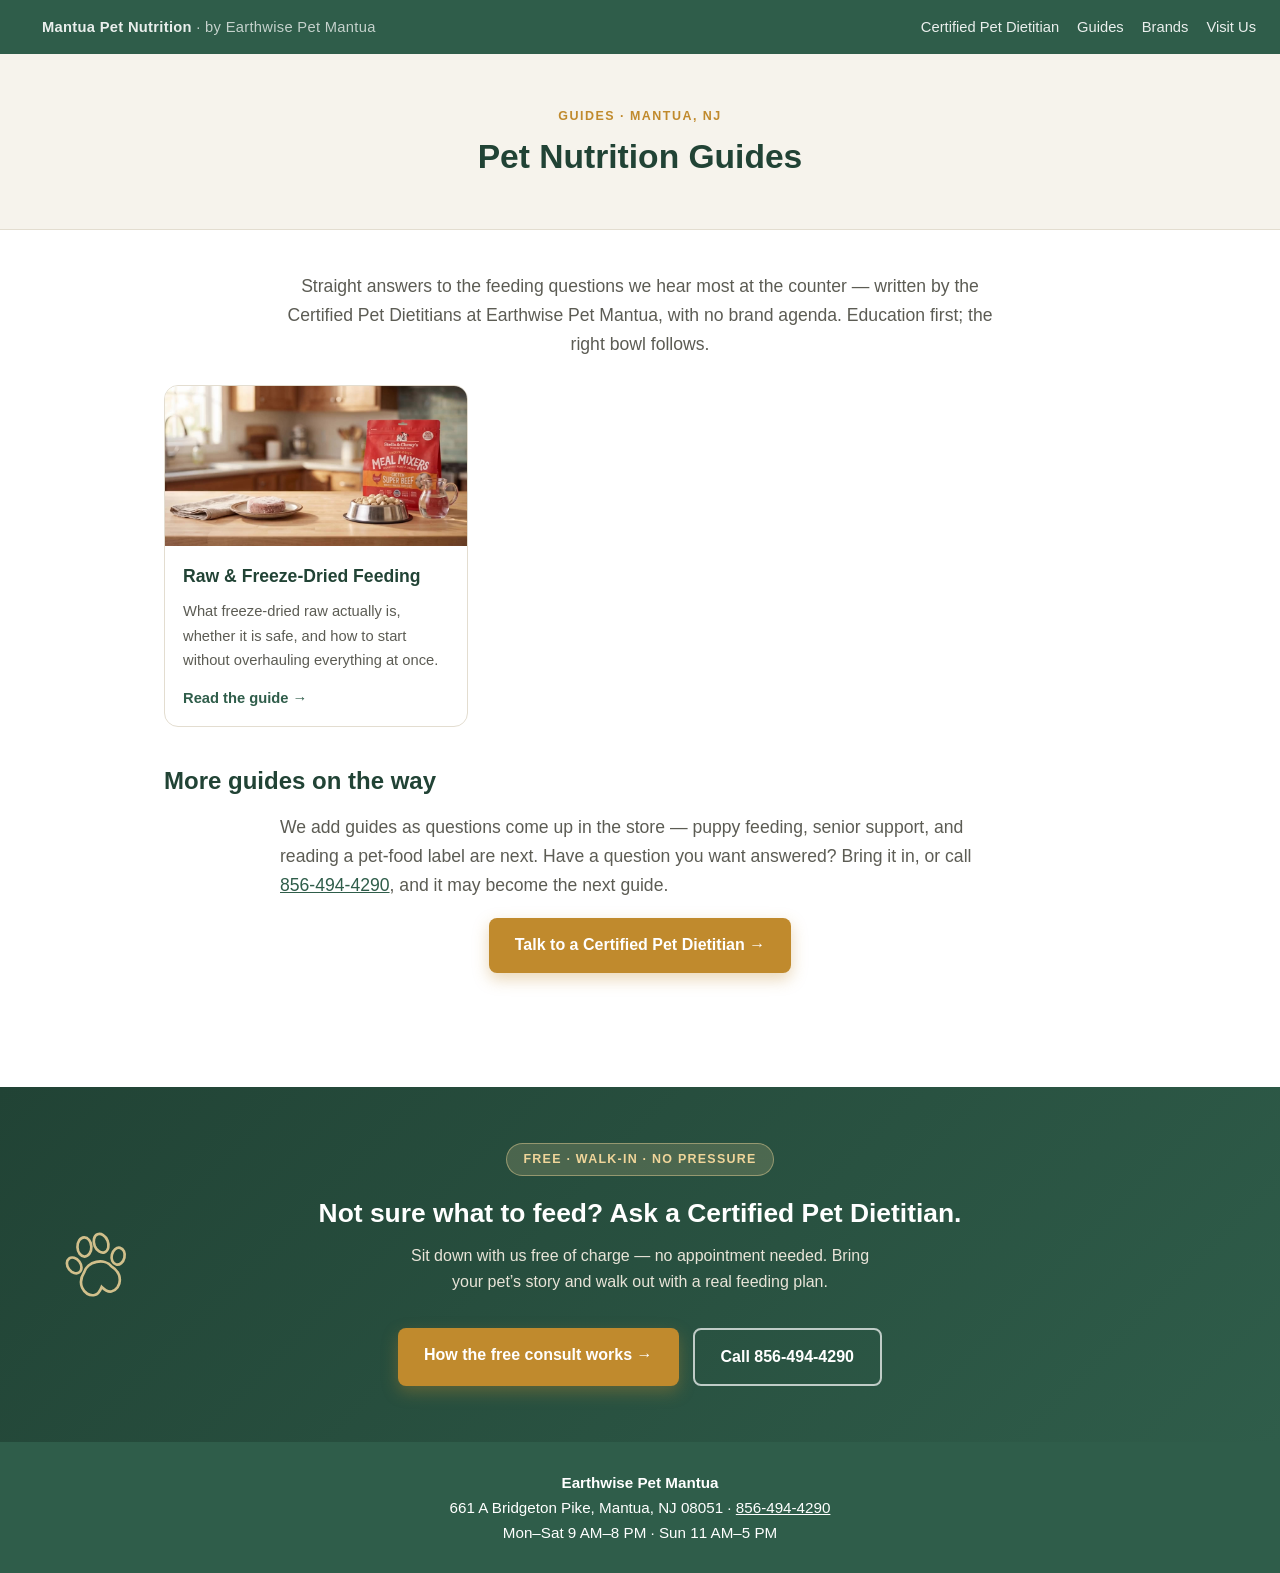
<file: guides/index.html>
<!DOCTYPE html>
<html lang="en">
<head>
<meta charset="utf-8">
<meta name="viewport" content="width=device-width, initial-scale=1">
<title>Pet Nutrition Guides | Mantua Pet Nutrition, NJ</title>
<meta name="description" content="Plain-English pet feeding guides from the Certified Pet Dietitians at Earthwise Pet Mantua, NJ. Start with raw and freeze-dried feeding.">
<link rel="canonical" href="https://mantuapetnutrition.com/guides/">
<meta name="robots" content="index,follow,max-image-preview:large,max-snippet:-1">
<meta name="author" content="Earthwise Pet Mantua">
<meta name="theme-color" content="#2f5d4a">
<meta name="geo.region" content="US-NJ">
<meta name="geo.placename" content="Mantua, New Jersey">
<meta property="og:type" content="website">
<meta property="og:site_name" content="Mantua Pet Nutrition">
<meta property="og:title" content="Pet Nutrition Guides | Mantua Pet Nutrition, NJ">
<meta property="og:description" content="Plain-English pet feeding guides from the Certified Pet Dietitians at Earthwise Pet Mantua, NJ. Start with raw and freeze-dried feeding.">
<meta property="og:url" content="https://mantuapetnutrition.com/guides/">
<meta property="og:image" content="https://mantuapetnutrition.com/images/freeze-dried-raw-topper.jpg">
<meta property="og:locale" content="en_US">
<meta name="twitter:card" content="summary_large_image">
<meta name="twitter:title" content="Pet Nutrition Guides | Mantua Pet Nutrition, NJ">
<meta name="twitter:description" content="Plain-English pet feeding guides from the Certified Pet Dietitians at Earthwise Pet Mantua, NJ. Start with raw and freeze-dried feeding.">
<meta name="twitter:image" content="https://mantuapetnutrition.com/images/freeze-dried-raw-topper.jpg">
<style>
:root{--green:#2f5d4a;--green-dk:#214335;--sand:#f6f3ec;--ink:#2a2a26;--muted:#5c5c54;--gold:#c08a2d;--line:#e3ddd0}
*{box-sizing:border-box}
body{margin:0;font-family:-apple-system,BlinkMacSystemFont,"Segoe UI",Roboto,Helvetica,Arial,sans-serif;color:var(--ink);line-height:1.65;background:#fff}
a{color:var(--green)}
.nav{background:var(--green);color:#fff;padding:14px 24px;display:flex;justify-content:space-between;align-items:center;flex-wrap:wrap;gap:8px}
.nav .brand{font-weight:700;letter-spacing:.3px}.nav .brand span{opacity:.8;font-weight:400}
.nav a{color:#fff;text-decoration:none;font-size:.92rem;opacity:.9;margin-left:18px}
.hero{background:var(--sand);padding:52px 24px;border-bottom:1px solid var(--line);text-align:center}
.kicker{text-transform:uppercase;letter-spacing:.12em;font-size:.78rem;color:var(--gold);font-weight:700;margin:0 0 10px}
h1{font-size:2.1rem;line-height:1.2;margin:0;color:var(--green-dk)}
.wrap{max-width:1000px;margin:0 auto;padding:0 24px}
main{padding:42px 24px}
.intro{max-width:720px;margin:0 auto 8px;text-align:center;color:var(--muted);font-size:1.1rem}
h2{color:var(--green-dk);font-size:1.5rem;margin:34px 0 12px}
.grid{display:grid;grid-template-columns:repeat(3,1fr);gap:20px;margin:26px 0 10px}
.card{border:1px solid var(--line);border-radius:14px;overflow:hidden;background:#fff;display:flex;flex-direction:column;transition:.15s}
.card:hover{box-shadow:0 14px 30px rgba(0,0,0,.10);transform:translateY(-3px)}
.card img{width:100%;height:160px;object-fit:cover;display:block}
.card .b{padding:16px 18px;display:flex;flex-direction:column;flex:1}
.card h3{color:var(--green-dk);font-size:1.1rem;margin:0 0 8px}
.card p{font-size:.92rem;color:var(--muted);margin:0 0 14px;flex:1}
.card a.more{font-weight:700;text-decoration:none;font-size:.92rem}
.cta{display:inline-block;background:var(--gold);color:#fff;text-decoration:none;font-weight:700;padding:14px 26px;border-radius:8px;margin-top:10px}
.cta:hover{background:#a8761f}
.info{max-width:720px;margin:0 auto}
.info p{margin:0 0 16px}
.box{background:var(--sand);border:1px solid var(--line);border-radius:12px;padding:20px 22px;margin:22px 0}
.box strong{color:var(--green-dk)}
.nap{background:var(--green);color:#fff;padding:28px 24px;text-align:center;font-size:.95rem;margin-top:48px}
.nap a{color:#fff}
@media(max-width:820px){.grid{grid-template-columns:1fr}}
</style>
<link rel="stylesheet" href="/assets/enhance.css">
<script src="/assets/enhance.js" defer></script>
<script type="application/ld+json">
{"@context":"https://schema.org","@type":"BreadcrumbList","itemListElement":[{"@type":"ListItem","position":1,"name":"Home","item":"https://mantuapetnutrition.com/"},{"@type":"ListItem","position":2,"name":"Guides","item":"https://mantuapetnutrition.com/guides/"}]}
</script>
<script type="application/ld+json">
{"@context":"https://schema.org","@type":"CollectionPage","@id":"https://mantuapetnutrition.com/guides/#page","name":"Pet Nutrition Guides","url":"https://mantuapetnutrition.com/guides/","isPartOf":{"@id":"https://mantuapetnutrition.com/#website"},"about":{"@id":"https://mantuapetnutrition.com/#store"},"inLanguage":"en-US"}
</script>
</head>
<body>
<nav class="nav">
  <a href="/" style="color:#fff;text-decoration:none"><div class="brand">Mantua Pet Nutrition <span>&middot; by Earthwise Pet Mantua</span></div></a>
  <div><a href="/certified-pet-dietitian/">Certified Pet Dietitian</a><a href="/guides/">Guides</a><a href="/brands/">Brands</a><a href="/visit/">Visit Us</a></div>
</nav>
<header class="hero"><div class="wrap"><p class="kicker">Guides &middot; Mantua, NJ</p><h1>Pet Nutrition Guides</h1></div></header>
<main><div class="wrap">
<p class="intro">Straight answers to the feeding questions we hear most at the counter &mdash; written by the Certified Pet Dietitians at Earthwise Pet Mantua, with no brand agenda. Education first; the right bowl follows.</p>
<div class="grid">
  <div class="card"><img src="/images/raw-freeze-dried-hero-poster.jpg" width="1920" height="1068" loading="lazy" alt="Frozen raw and freeze-dried raw dog food side by side on a kitchen counter in Mantua, NJ"><div class="b"><h3>Raw &amp; Freeze-Dried Feeding</h3><p>What freeze-dried raw actually is, whether it is safe, and how to start without overhauling everything at once.</p><a class="more" href="/guides/raw-freeze-dried-feeding/">Read the guide &rarr;</a></div></div>
</div>
<h2>More guides on the way</h2>
<p class="intro" style="text-align:left">We add guides as questions come up in the store &mdash; puppy feeding, senior support, and reading a pet-food label are next. Have a question you want answered? Bring it in, or call <a href="tel:+18564944290">856-494-4290</a>, and it may become the next guide.</p>
<div style="text-align:center"><a class="cta" href="/certified-pet-dietitian/">Talk to a Certified Pet Dietitian &rarr;</a></div>
</div></main>

<section class="consult-band">
  <span class="badge">Free &middot; Walk-in &middot; No pressure</span>
  <h2>Not sure what to feed? Ask a Certified Pet Dietitian.</h2>
  <p>Sit down with us free of charge &mdash; no appointment needed. Bring your pet&rsquo;s story and walk out with a real feeding plan.</p>
  <div class="row">
    <a class="cta" href="/certified-pet-dietitian/">How the free consult works &rarr;</a>
    <a class="cta ghost" href="tel:+18564944290">Call 856-494-4290</a>
  </div>
</section>

<footer class="nap">
  <strong>Earthwise Pet Mantua</strong><br>
  661 A Bridgeton Pike, Mantua, NJ 08051 &middot; <a href="tel:+18564944290">856-494-4290</a><br>
  Mon&ndash;Sat 9 AM&ndash;8 PM &middot; Sun 11 AM&ndash;5 PM
</footer>
</body>
</html>
</file>
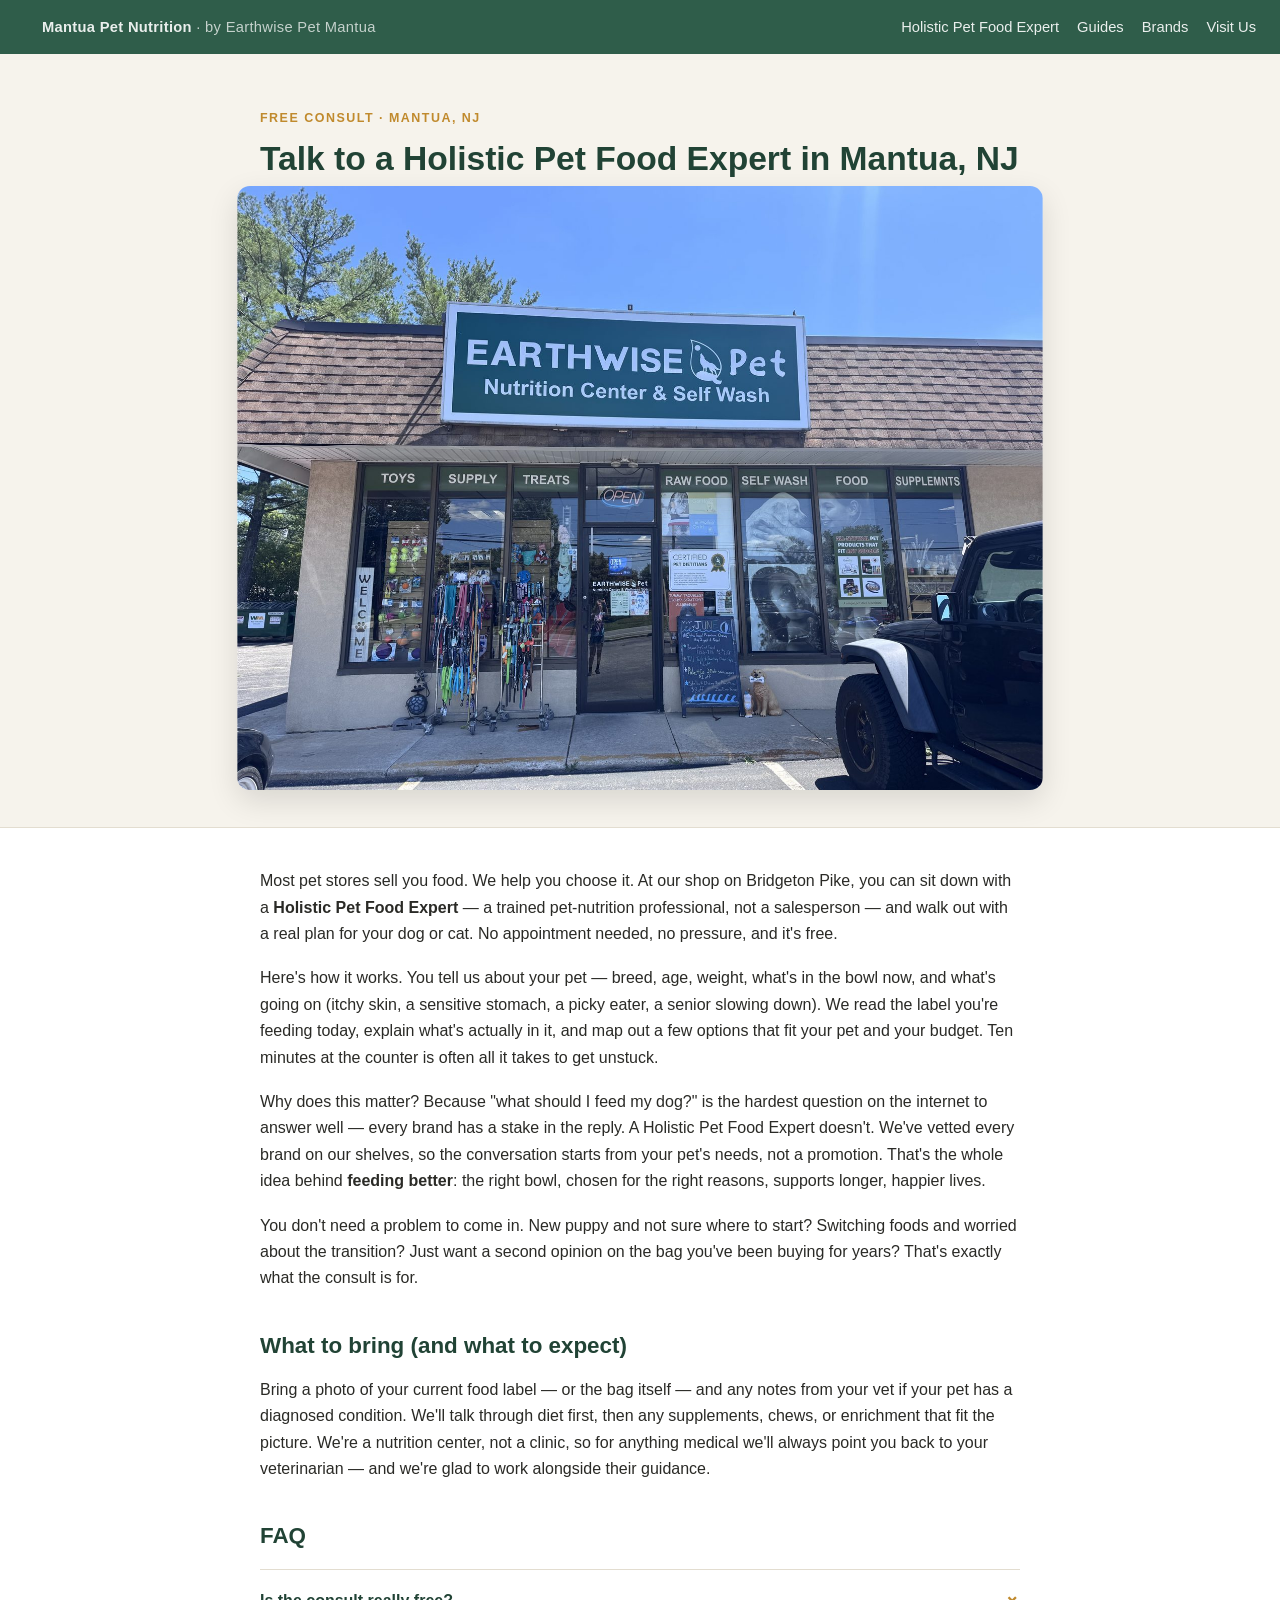
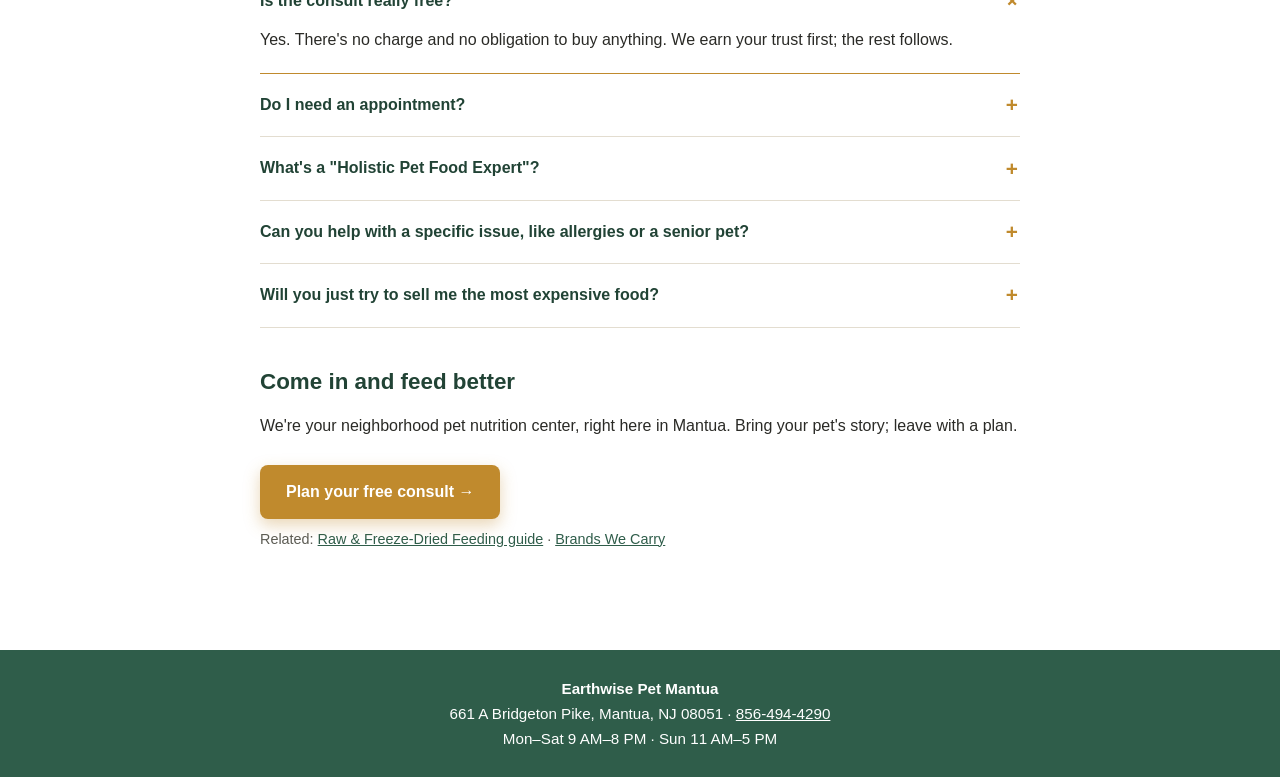
<file: holistic-pet-food-expert/index.html>
<!DOCTYPE html>
<html lang="en">
<head>
<meta charset="utf-8">
<meta name="viewport" content="width=device-width, initial-scale=1">
<title>Free Pet Nutrition Consult in Mantua, NJ | Earthwise Pet</title>
<meta name="description" content="Sit down free with a Holistic Pet Food Expert in Mantua, NJ. Real one-on-one feeding guidance for your dog or cat, with no appointment and no sales pitch.">
<link rel="canonical" href="https://mantuapetnutrition.com/holistic-pet-food-expert/">
<meta name="robots" content="index,follow,max-image-preview:large,max-snippet:-1">
<meta name="author" content="Earthwise Pet Mantua">
<meta name="theme-color" content="#2f5d4a">
<meta name="geo.region" content="US-NJ">
<meta name="geo.placename" content="Mantua, New Jersey">
<meta property="og:type" content="website">
<meta property="og:site_name" content="Mantua Pet Nutrition">
<meta property="og:title" content="Free Pet Nutrition Consult in Mantua, NJ | Earthwise Pet">
<meta property="og:description" content="Sit down free with a Holistic Pet Food Expert in Mantua, NJ. Real one-on-one feeding guidance for your dog or cat, with no appointment and no sales pitch.">
<meta property="og:url" content="https://mantuapetnutrition.com/holistic-pet-food-expert/">
<meta property="og:image" content="https://mantuapetnutrition.com/images/store-front-exterior.jpg">
<meta property="og:image:alt" content="Earthwise Pet Mantua storefront on Bridgeton Pike in Mantua, NJ">
<meta property="og:locale" content="en_US">
<meta name="twitter:card" content="summary_large_image">
<meta name="twitter:title" content="Free Holistic Pet Food Expert Consult in Mantua, NJ">
<meta name="twitter:description" content="One-on-one feeding guidance for your dog or cat. No appointment, no sales pitch.">
<meta name="twitter:image" content="https://mantuapetnutrition.com/images/store-front-exterior.jpg">
<style>
:root{--green:#2f5d4a;--green-dk:#214335;--sand:#f6f3ec;--ink:#2a2a26;--muted:#5c5c54;--gold:#c08a2d;--line:#e3ddd0}
*{box-sizing:border-box}
body{margin:0;font-family:-apple-system,BlinkMacSystemFont,"Segoe UI",Roboto,Helvetica,Arial,sans-serif;color:var(--ink);line-height:1.65;background:#fff}
a{color:var(--green)}
.nav{background:var(--green);color:#fff;padding:14px 24px;display:flex;justify-content:space-between;align-items:center;flex-wrap:wrap;gap:8px}
.nav .brand{font-weight:700;letter-spacing:.3px}
.nav .brand span{opacity:.8;font-weight:400}
.nav a{color:#fff;text-decoration:none;font-size:.92rem;opacity:.9;margin-left:18px}
.hero{background:var(--sand);padding:54px 24px;border-bottom:1px solid var(--line)}
.wrap{max-width:760px;margin:0 auto}
.kicker{text-transform:uppercase;letter-spacing:.12em;font-size:.78rem;color:var(--gold);font-weight:700;margin:0 0 10px}
h1{font-size:2.1rem;line-height:1.2;margin:0 0 6px;color:var(--green-dk)}
.content{padding:40px 24px}
.content p{margin:0 0 18px}
h2{color:var(--green-dk);font-size:1.4rem;margin:36px 0 12px}
ol{padding-left:20px}
.faq{border-top:1px solid var(--line);margin-top:14px}
.faq details{border-bottom:1px solid var(--line);padding:6px 0}
.faq summary{cursor:pointer;font-weight:600;padding:12px 0;color:var(--green-dk)}
.faq p{margin:0 0 14px}
.cta{display:inline-block;background:var(--gold);color:#fff;text-decoration:none;font-weight:700;padding:14px 26px;border-radius:8px;margin-top:8px}
.cta:hover{background:#a8761f}
.nap{background:var(--green);color:#fff;padding:26px 24px;text-align:center;font-size:.95rem;margin-top:40px}
.nap a{color:#fff}
.related{font-size:.9rem;color:var(--muted);margin-top:26px}
.note{background:#fff8e8;border:1px solid #ecd9a6;border-radius:8px;padding:12px 16px;font-size:.82rem;color:#7a5e1d;margin:24px 0}
.hero-img{width:100%;height:auto;margin:24px 0 0;display:block;border-radius:12px;box-shadow:0 10px 28px rgba(0,0,0,.12)}
figure{margin:0}
figure img{width:100%;height:auto;border-radius:10px;display:block;box-shadow:0 6px 18px rgba(0,0,0,.08)}
figcaption{font-size:.82rem;color:var(--muted);margin-top:8px;line-height:1.45}
.media2{display:grid;grid-template-columns:1fr 1fr;gap:20px;margin:26px 0}
@media(max-width:560px){.media2{grid-template-columns:1fr}}
</style>
<link rel="stylesheet" href="/assets/enhance.css">
<script src="/assets/enhance.js" defer></script>

<script type="application/ld+json">
{
  "@context":"https://schema.org",
  "@type":"Service",
  "@id":"https://mantuapetnutrition.com/holistic-pet-food-expert/#service",
  "serviceType":"Pet nutrition consultation",
  "name":"Free Holistic Pet Food Expert Consultation",
  "url":"https://mantuapetnutrition.com/holistic-pet-food-expert/",
  "description":"Free one-on-one feeding guidance from a Holistic Pet Food Expert in Mantua, NJ — for dogs and cats, no appointment and no sales pitch.",
  "provider":{
    "@type":["PetStore","LocalBusiness"],
    "@id":"https://mantuapetnutrition.com/#store",
    "name":"Earthwise Pet Mantua",
    "image":"https://mantuapetnutrition.com/images/store-front-exterior.jpg",
    "telephone":"+1-856-494-4290",
    "email":"mantua@earthwisepet.com",
    "priceRange":"$$",
    "address":{"@type":"PostalAddress","streetAddress":"661 A Bridgeton Pike","addressLocality":"Mantua","addressRegion":"NJ","postalCode":"08051","addressCountry":"US"},
    "openingHoursSpecification":[
      {"@type":"OpeningHoursSpecification","dayOfWeek":["Monday","Tuesday","Wednesday","Thursday","Friday","Saturday"],"opens":"09:00","closes":"20:00"},
      {"@type":"OpeningHoursSpecification","dayOfWeek":"Sunday","opens":"11:00","closes":"17:00"}
    ]
  },
  "areaServed":[
    {"@type":"City","name":"Mantua"},
    {"@type":"City","name":"Sewell"},
    {"@type":"City","name":"Wenonah"},
    {"@type":"City","name":"Pitman"},
    {"@type":"AdministrativeArea","name":"Gloucester County, NJ"}
  ],
  "offers":{"@type":"Offer","price":"0","priceCurrency":"USD","availability":"https://schema.org/InStock"}
}
</script>
<script type="application/ld+json">
{
  "@context":"https://schema.org",
  "@type":"BreadcrumbList",
  "itemListElement":[
    {"@type":"ListItem","position":1,"name":"Home","item":"https://mantuapetnutrition.com/"},
    {"@type":"ListItem","position":2,"name":"Holistic Pet Food Expert","item":"https://mantuapetnutrition.com/holistic-pet-food-expert/"}
  ]
}
</script>
<script type="application/ld+json">
{
  "@context":"https://schema.org",
  "@type":"FAQPage",
  "mainEntity":[
    {"@type":"Question","name":"Is the consult really free?","acceptedAnswer":{"@type":"Answer","text":"Yes. There's no charge and no obligation to buy anything. We earn your trust first; the rest follows."}},
    {"@type":"Question","name":"Do I need an appointment?","acceptedAnswer":{"@type":"Answer","text":"No — walk-ins are welcome during store hours (Mon–Sat 9 AM–8 PM, Sun 11 AM–5 PM). A Holistic Pet Food Expert is on staff most days; call 856-494-4290 to check the schedule."}},
    {"@type":"Question","name":"What's a Holistic Pet Food Expert?","acceptedAnswer":{"@type":"Answer","text":"A staff member with formal training in companion-animal nutrition — someone who can read a pet-food label, explain it in plain English, and build a feeding plan around your individual pet."}},
    {"@type":"Question","name":"Can you help with a specific issue, like allergies or a senior pet?","acceptedAnswer":{"@type":"Answer","text":"Often, yes — through diet. For diagnosed medical conditions we coordinate with your vet rather than replace them."}},
    {"@type":"Question","name":"Will you just try to sell me the most expensive food?","acceptedAnswer":{"@type":"Answer","text":"No. We never compete on price or push the priciest bag. We recommend what fits your pet and your budget."}}
  ]
}
</script>
</head>
<body>
<nav class="nav">
  <a href="/" style="color:#fff;text-decoration:none"><div class="brand">Mantua Pet Nutrition <span>· by Earthwise Pet Mantua</span></div></a>
  <div><a href="/holistic-pet-food-expert/">Holistic Pet Food Expert</a><a href="/guides/">Guides</a><a href="/brands/">Brands</a><a href="/visit/">Visit Us</a></div>
</nav>

<header class="hero">
  <div class="wrap">
    <p class="kicker">Free Consult · Mantua, NJ</p>
    <h1>Talk to a Holistic Pet Food Expert in Mantua, NJ</h1>
    <img class="hero-img" src="/images/store-front-exterior.jpg" width="1600" height="1200" alt="Earthwise Pet Mantua storefront on Bridgeton Pike in Mantua, NJ">
  </div>
</header>

<main class="content">
<div class="wrap">
<p>Most pet stores sell you food. We help you choose it. At our shop on Bridgeton Pike, you can sit down with a <strong>Holistic Pet Food Expert</strong> — a trained pet-nutrition professional, not a salesperson — and walk out with a real plan for your dog or cat. No appointment needed, no pressure, and it's free.</p>

<p>Here's how it works. You tell us about your pet — breed, age, weight, what's in the bowl now, and what's going on (itchy skin, a sensitive stomach, a picky eater, a senior slowing down). We read the label you're feeding today, explain what's actually in it, and map out a few options that fit your pet and your budget. Ten minutes at the counter is often all it takes to get unstuck.</p>

<p>Why does this matter? Because "what should I feed my dog?" is the hardest question on the internet to answer well — every brand has a stake in the reply. A Holistic Pet Food Expert doesn't. We've vetted every brand on our shelves, so the conversation starts from your pet's needs, not a promotion. That's the whole idea behind <strong>feeding better</strong>: the right bowl, chosen for the right reasons, supports longer, happier lives.</p>

<p>You don't need a problem to come in. New puppy and not sure where to start? Switching foods and worried about the transition? Just want a second opinion on the bag you've been buying for years? That's exactly what the consult is for.</p>

<h2>What to bring (and what to expect)</h2>
<p>Bring a photo of your current food label — or the bag itself — and any notes from your vet if your pet has a diagnosed condition. We'll talk through diet first, then any supplements, chews, or enrichment that fit the picture. We're a nutrition center, not a clinic, so for anything medical we'll always point you back to your veterinarian — and we're glad to work alongside their guidance.</p>

<h2>FAQ</h2>
<div class="faq">
  <details open><summary>Is the consult really free?</summary><p>Yes. There's no charge and no obligation to buy anything. We earn your trust first; the rest follows.</p></details>
  <details><summary>Do I need an appointment?</summary><p>No — walk-ins are welcome during store hours (Mon–Sat 9 AM–8 PM, Sun 11 AM–5 PM). A Holistic Pet Food Expert is on staff most days; if you want to be sure one is in before you drive over, call us at 856-494-4290 and we'll check the schedule.</p></details>
  <details><summary>What's a "Holistic Pet Food Expert"?</summary><p>A staff member with formal training in companion-animal nutrition — someone who can read a pet-food label, explain it in plain English, and build a feeding plan around your individual pet rather than a sales target.</p></details>
  <details><summary>Can you help with a specific issue, like allergies or a senior pet?</summary><p>Often, yes — through diet. We see a lot of skin-and-stomach sensitivities, weight management, picky eaters, puppies, and aging pets here in Gloucester County. For diagnosed medical conditions we'll coordinate with your vet, not replace them.</p></details>
  <details><summary>Will you just try to sell me the most expensive food?</summary><p>No. We never compete on price or push the priciest bag. We recommend what fits your pet and your budget — sometimes that's a small tweak to what you're already feeding.</p></details>
</div>



<h2>Come in and feed better</h2>
<p>We're your neighborhood pet nutrition center, right here in Mantua. Bring your pet's story; leave with a plan.</p>
<a class="cta" href="https://mantua.earthwisepet.com/mantua/">Plan your free consult →</a>

<p class="related">Related: <a href="/guides/raw-freeze-dried-feeding/">Raw &amp; Freeze-Dried Feeding guide</a> · <a href="/brands/">Brands We Carry</a></p>
</div>
</main>

<footer class="nap">
  <strong>Earthwise Pet Mantua</strong><br>
  661 A Bridgeton Pike, Mantua, NJ 08051 · <a href="tel:+18564944290">856-494-4290</a><br>
  Mon–Sat 9 AM–8 PM · Sun 11 AM–5 PM
</footer>
</body>
</html>
</file>
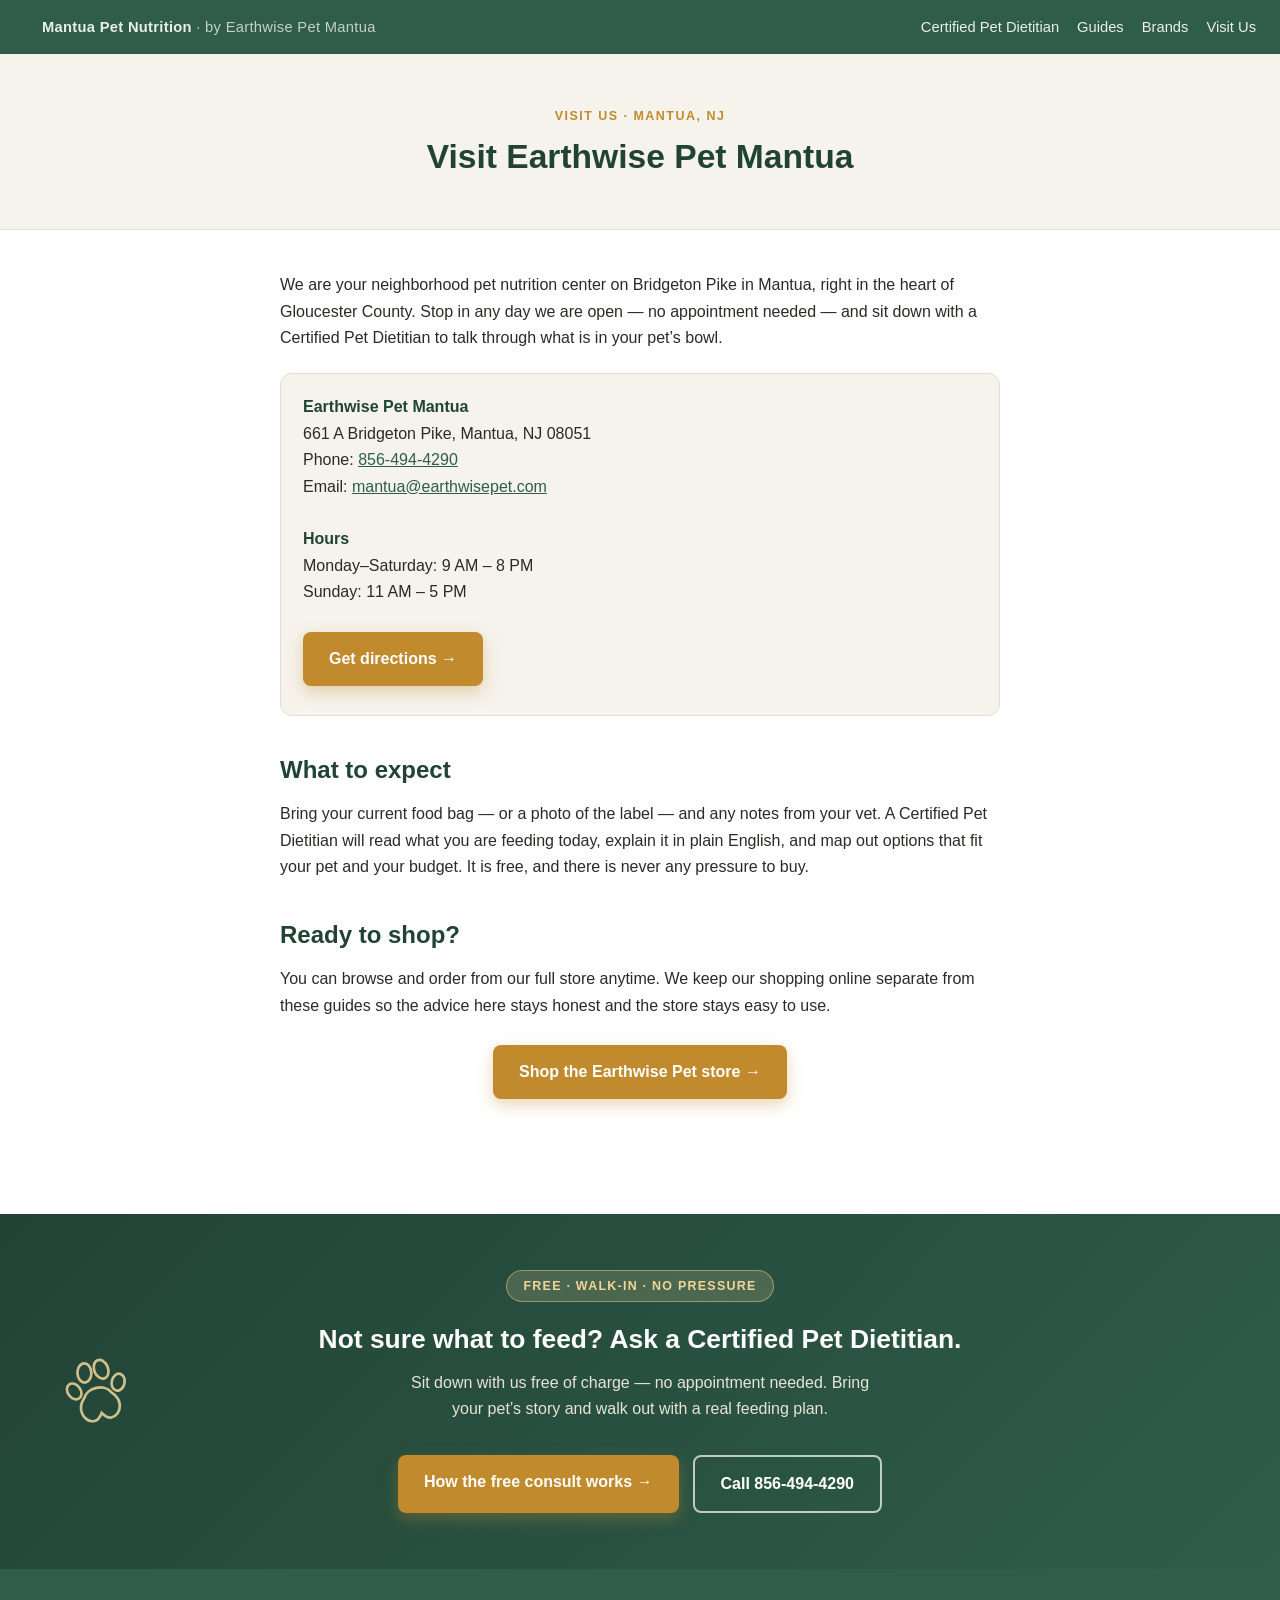
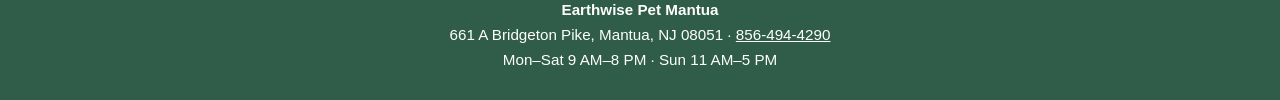
<file: visit/index.html>
<!DOCTYPE html>
<html lang="en">
<head>
<meta charset="utf-8">
<meta name="viewport" content="width=device-width, initial-scale=1">
<title>Visit Us in Mantua, NJ | Earthwise Pet Nutrition Center</title>
<meta name="description" content="Find Earthwise Pet Mantua at 661 A Bridgeton Pike, Mantua, NJ. Hours, directions, phone, and free Certified Pet Dietitian consults. No appointment needed.">
<link rel="canonical" href="https://mantuapetnutrition.com/visit/">
<meta name="robots" content="index,follow,max-image-preview:large,max-snippet:-1">
<meta name="author" content="Earthwise Pet Mantua">
<meta name="theme-color" content="#2f5d4a">
<meta name="geo.region" content="US-NJ">
<meta name="geo.placename" content="Mantua, New Jersey">
<meta property="og:type" content="website">
<meta property="og:site_name" content="Mantua Pet Nutrition">
<meta property="og:title" content="Visit Us in Mantua, NJ | Earthwise Pet Nutrition Center">
<meta property="og:description" content="Find Earthwise Pet Mantua at 661 A Bridgeton Pike, Mantua, NJ. Hours, directions, phone, and free Certified Pet Dietitian consults. No appointment needed.">
<meta property="og:url" content="https://mantuapetnutrition.com/visit/">
<meta property="og:image" content="https://mantuapetnutrition.com/images/store-front-exterior.jpg">
<meta property="og:locale" content="en_US">
<meta name="twitter:card" content="summary_large_image">
<meta name="twitter:title" content="Visit Us in Mantua, NJ | Earthwise Pet Nutrition Center">
<meta name="twitter:description" content="Find Earthwise Pet Mantua at 661 A Bridgeton Pike, Mantua, NJ. Hours, directions, phone, and free Certified Pet Dietitian consults. No appointment needed.">
<meta name="twitter:image" content="https://mantuapetnutrition.com/images/store-front-exterior.jpg">
<style>
:root{--green:#2f5d4a;--green-dk:#214335;--sand:#f6f3ec;--ink:#2a2a26;--muted:#5c5c54;--gold:#c08a2d;--line:#e3ddd0}
*{box-sizing:border-box}
body{margin:0;font-family:-apple-system,BlinkMacSystemFont,"Segoe UI",Roboto,Helvetica,Arial,sans-serif;color:var(--ink);line-height:1.65;background:#fff}
a{color:var(--green)}
.nav{background:var(--green);color:#fff;padding:14px 24px;display:flex;justify-content:space-between;align-items:center;flex-wrap:wrap;gap:8px}
.nav .brand{font-weight:700;letter-spacing:.3px}.nav .brand span{opacity:.8;font-weight:400}
.nav a{color:#fff;text-decoration:none;font-size:.92rem;opacity:.9;margin-left:18px}
.hero{background:var(--sand);padding:52px 24px;border-bottom:1px solid var(--line);text-align:center}
.kicker{text-transform:uppercase;letter-spacing:.12em;font-size:.78rem;color:var(--gold);font-weight:700;margin:0 0 10px}
h1{font-size:2.1rem;line-height:1.2;margin:0;color:var(--green-dk)}
.wrap{max-width:1000px;margin:0 auto;padding:0 24px}
main{padding:42px 24px}
.intro{max-width:720px;margin:0 auto 8px;text-align:center;color:var(--muted);font-size:1.1rem}
h2{color:var(--green-dk);font-size:1.5rem;margin:34px 0 12px}
.grid{display:grid;grid-template-columns:repeat(3,1fr);gap:20px;margin:26px 0 10px}
.card{border:1px solid var(--line);border-radius:14px;overflow:hidden;background:#fff;display:flex;flex-direction:column;transition:.15s}
.card:hover{box-shadow:0 14px 30px rgba(0,0,0,.10);transform:translateY(-3px)}
.card img{width:100%;height:160px;object-fit:cover;display:block}
.card .b{padding:16px 18px;display:flex;flex-direction:column;flex:1}
.card h3{color:var(--green-dk);font-size:1.1rem;margin:0 0 8px}
.card p{font-size:.92rem;color:var(--muted);margin:0 0 14px;flex:1}
.card a.more{font-weight:700;text-decoration:none;font-size:.92rem}
.cta{display:inline-block;background:var(--gold);color:#fff;text-decoration:none;font-weight:700;padding:14px 26px;border-radius:8px;margin-top:10px}
.cta:hover{background:#a8761f}
.info{max-width:720px;margin:0 auto}
.info p{margin:0 0 16px}
.box{background:var(--sand);border:1px solid var(--line);border-radius:12px;padding:20px 22px;margin:22px 0}
.box strong{color:var(--green-dk)}
.nap{background:var(--green);color:#fff;padding:28px 24px;text-align:center;font-size:.95rem;margin-top:48px}
.nap a{color:#fff}
@media(max-width:820px){.grid{grid-template-columns:1fr}}
</style>
<link rel="stylesheet" href="/assets/enhance.css">
<script src="/assets/enhance.js" defer></script>
<script type="application/ld+json">
{"@context":"https://schema.org","@type":"BreadcrumbList","itemListElement":[{"@type":"ListItem","position":1,"name":"Home","item":"https://mantuapetnutrition.com/"},{"@type":"ListItem","position":2,"name":"Visit Us","item":"https://mantuapetnutrition.com/visit/"}]}
</script>
<script type="application/ld+json">
{"@context":"https://schema.org","@type":["PetStore","LocalBusiness"],"@id":"https://mantuapetnutrition.com/#store","name":"Earthwise Pet Mantua","alternateName":"Mantua Pet Nutrition","url":"https://mantuapetnutrition.com/","image":"https://mantuapetnutrition.com/images/store-front-exterior.jpg","telephone":"+1-856-494-4290","email":"mantua@earthwisepet.com","priceRange":"$$","address":{"@type":"PostalAddress","streetAddress":"661 A Bridgeton Pike","addressLocality":"Mantua","addressRegion":"NJ","postalCode":"08051","addressCountry":"US"},"geo":{"@type":"GeoCoordinates","latitude":39.7762005,"longitude":-75.1877111},"hasMap":"https://maps.app.goo.gl/9NM81UF3zvT8LKVL6","sameAs":["https://www.facebook.com/EarthWisePetMantua/","https://www.instagram.com/earthwisepetmantua/","https://www.yelp.com/biz/earthwise-pet-mantua-township-mantua-township","https://maps.app.goo.gl/9NM81UF3zvT8LKVL6"],"openingHoursSpecification":[{"@type":"OpeningHoursSpecification","dayOfWeek":["Monday","Tuesday","Wednesday","Thursday","Friday","Saturday"],"opens":"09:00","closes":"20:00"},{"@type":"OpeningHoursSpecification","dayOfWeek":"Sunday","opens":"11:00","closes":"17:00"}]}
</script>
</head>
<body>
<nav class="nav">
  <a href="/" style="color:#fff;text-decoration:none"><div class="brand">Mantua Pet Nutrition <span>&middot; by Earthwise Pet Mantua</span></div></a>
  <div><a href="/certified-pet-dietitian/">Certified Pet Dietitian</a><a href="/guides/">Guides</a><a href="/brands/">Brands</a><a href="/visit/">Visit Us</a></div>
</nav>
<header class="hero"><div class="wrap"><p class="kicker">Visit Us &middot; Mantua, NJ</p><h1>Visit Earthwise Pet Mantua</h1></div></header>
<main><div class="info">
<p>We are your neighborhood pet nutrition center on Bridgeton Pike in Mantua, right in the heart of Gloucester County. Stop in any day we are open &mdash; no appointment needed &mdash; and sit down with a Certified Pet Dietitian to talk through what is in your pet&rsquo;s bowl.</p>
<div class="box">
  <strong>Earthwise Pet Mantua</strong><br>
  661 A Bridgeton Pike, Mantua, NJ 08051<br>
  Phone: <a href="tel:+18564944290">856-494-4290</a><br>
  Email: <a href="mailto:mantua@earthwisepet.com">mantua@earthwisepet.com</a><br><br>
  <strong>Hours</strong><br>
  Monday&ndash;Saturday: 9 AM &ndash; 8 PM<br>
  Sunday: 11 AM &ndash; 5 PM<br><br>
  <a class="cta" style="margin-top:0" href="https://maps.app.goo.gl/9NM81UF3zvT8LKVL6">Get directions &rarr;</a>
</div>
<h2>What to expect</h2>
<p>Bring your current food bag &mdash; or a photo of the label &mdash; and any notes from your vet. A Certified Pet Dietitian will read what you are feeding today, explain it in plain English, and map out options that fit your pet and your budget. It is free, and there is never any pressure to buy.</p>
<h2>Ready to shop?</h2>
<p>You can browse and order from our full store anytime. We keep our shopping online separate from these guides so the advice here stays honest and the store stays easy to use.</p>
<div style="text-align:center"><a class="cta" href="https://mantua.earthwisepet.com/mantua/">Shop the Earthwise Pet store &rarr;</a></div>
</div></main>

<section class="consult-band">
  <span class="badge">Free &middot; Walk-in &middot; No pressure</span>
  <h2>Not sure what to feed? Ask a Certified Pet Dietitian.</h2>
  <p>Sit down with us free of charge &mdash; no appointment needed. Bring your pet&rsquo;s story and walk out with a real feeding plan.</p>
  <div class="row">
    <a class="cta" href="/certified-pet-dietitian/">How the free consult works &rarr;</a>
    <a class="cta ghost" href="tel:+18564944290">Call 856-494-4290</a>
  </div>
</section>

<footer class="nap">
  <strong>Earthwise Pet Mantua</strong><br>
  661 A Bridgeton Pike, Mantua, NJ 08051 &middot; <a href="tel:+18564944290">856-494-4290</a><br>
  Mon&ndash;Sat 9 AM&ndash;8 PM &middot; Sun 11 AM&ndash;5 PM
</footer>
</body>
</html>
</file>
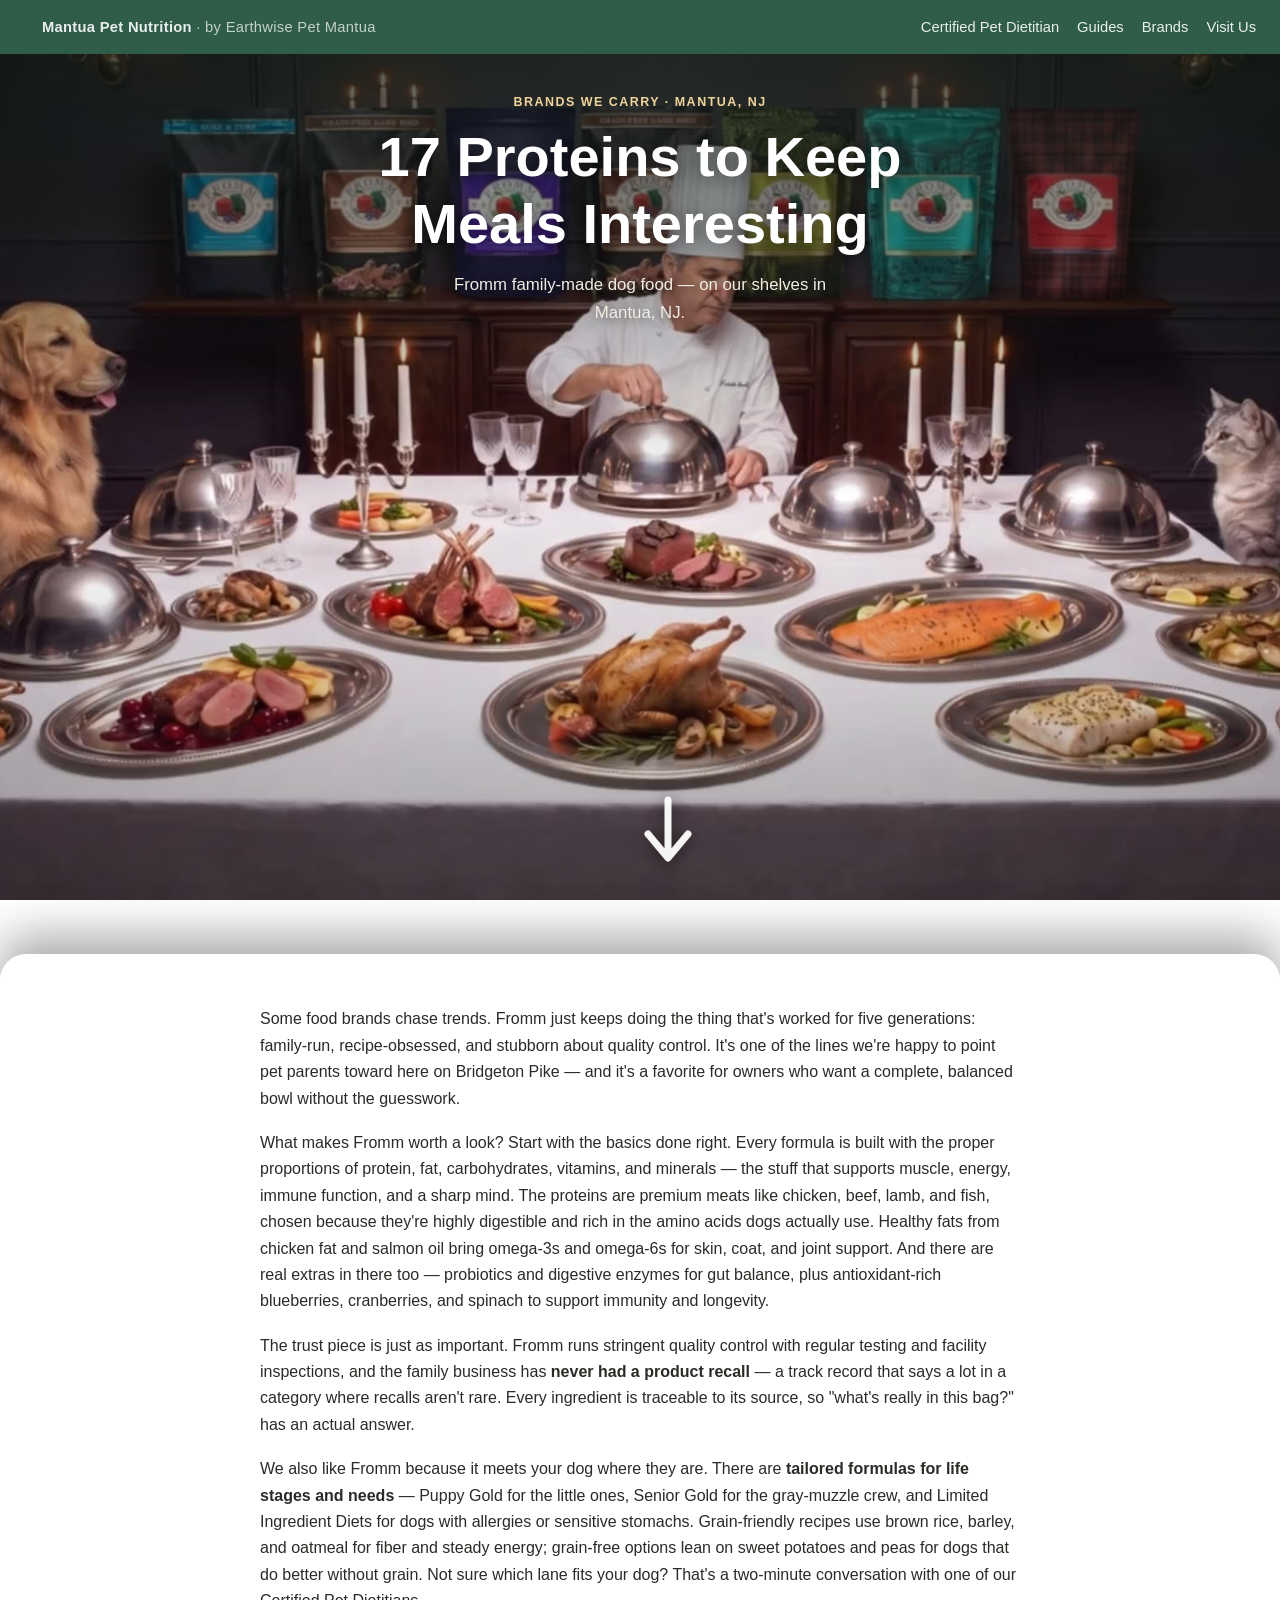
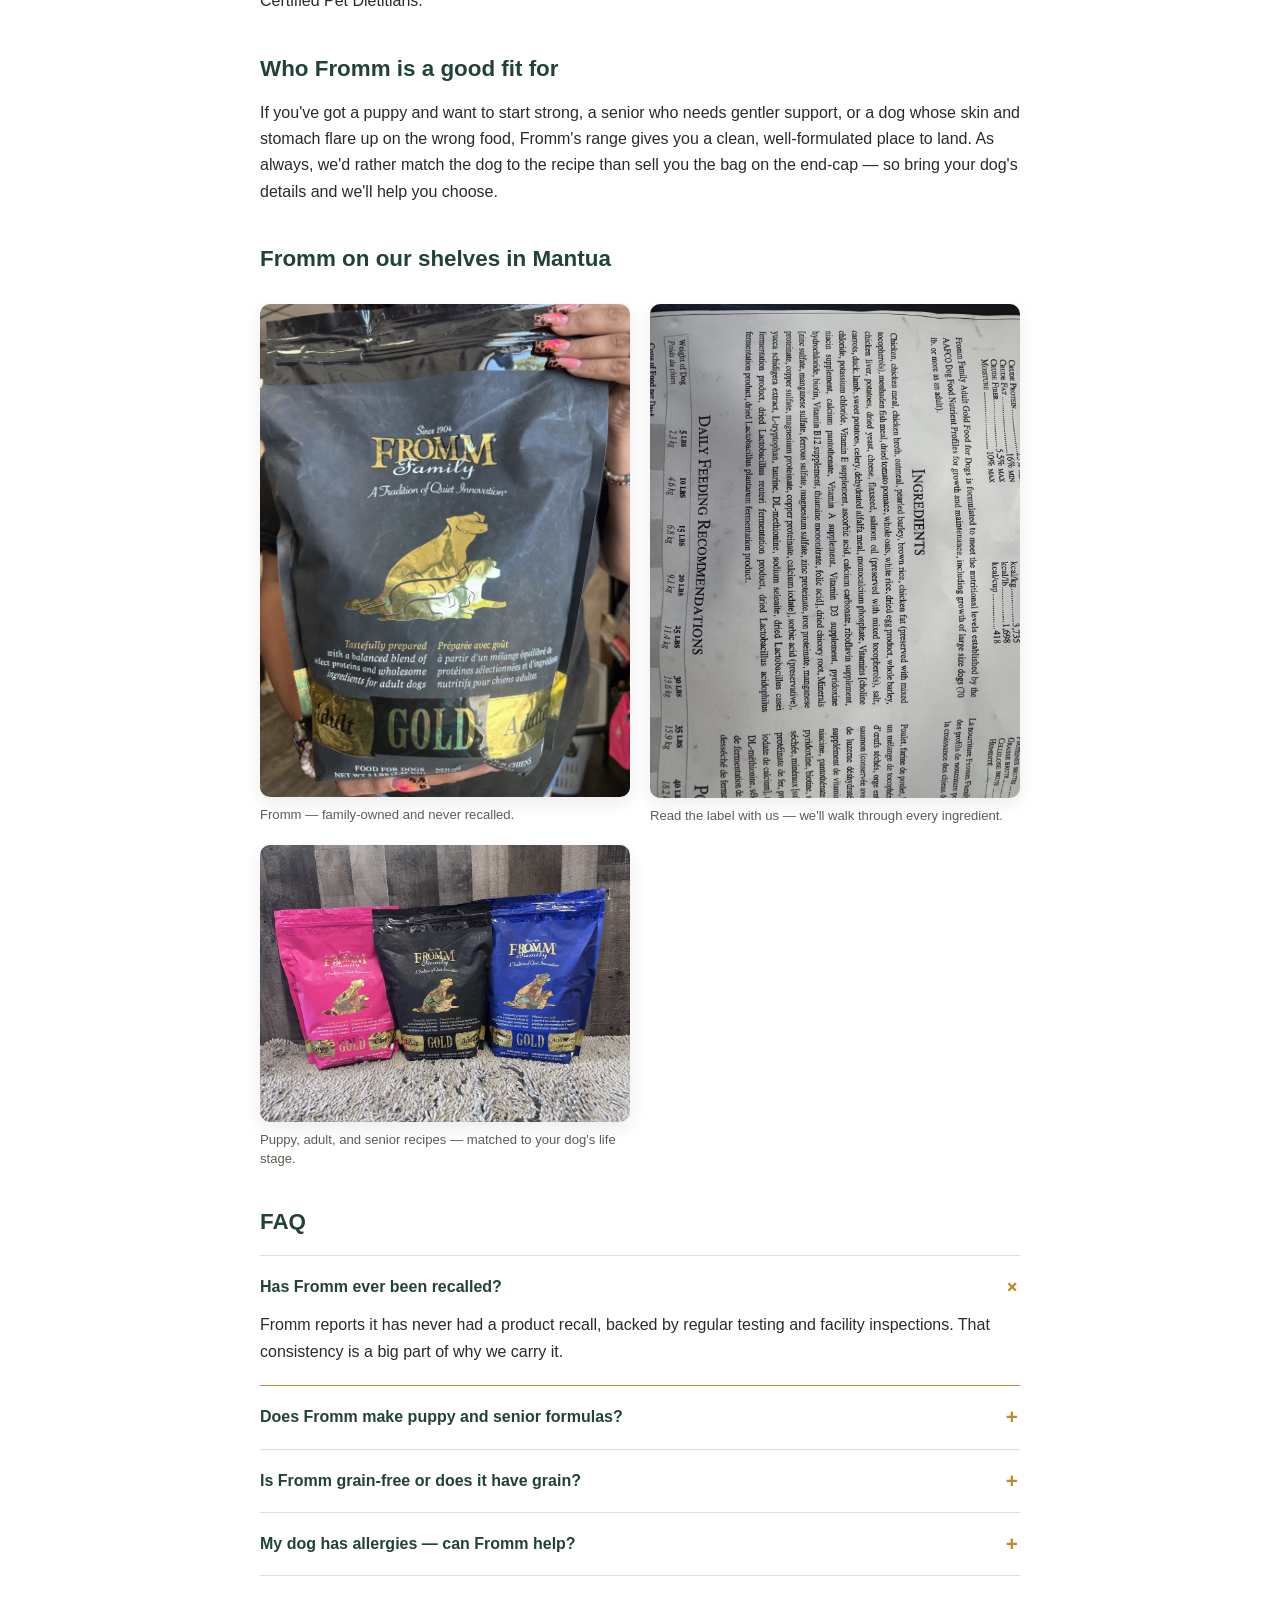
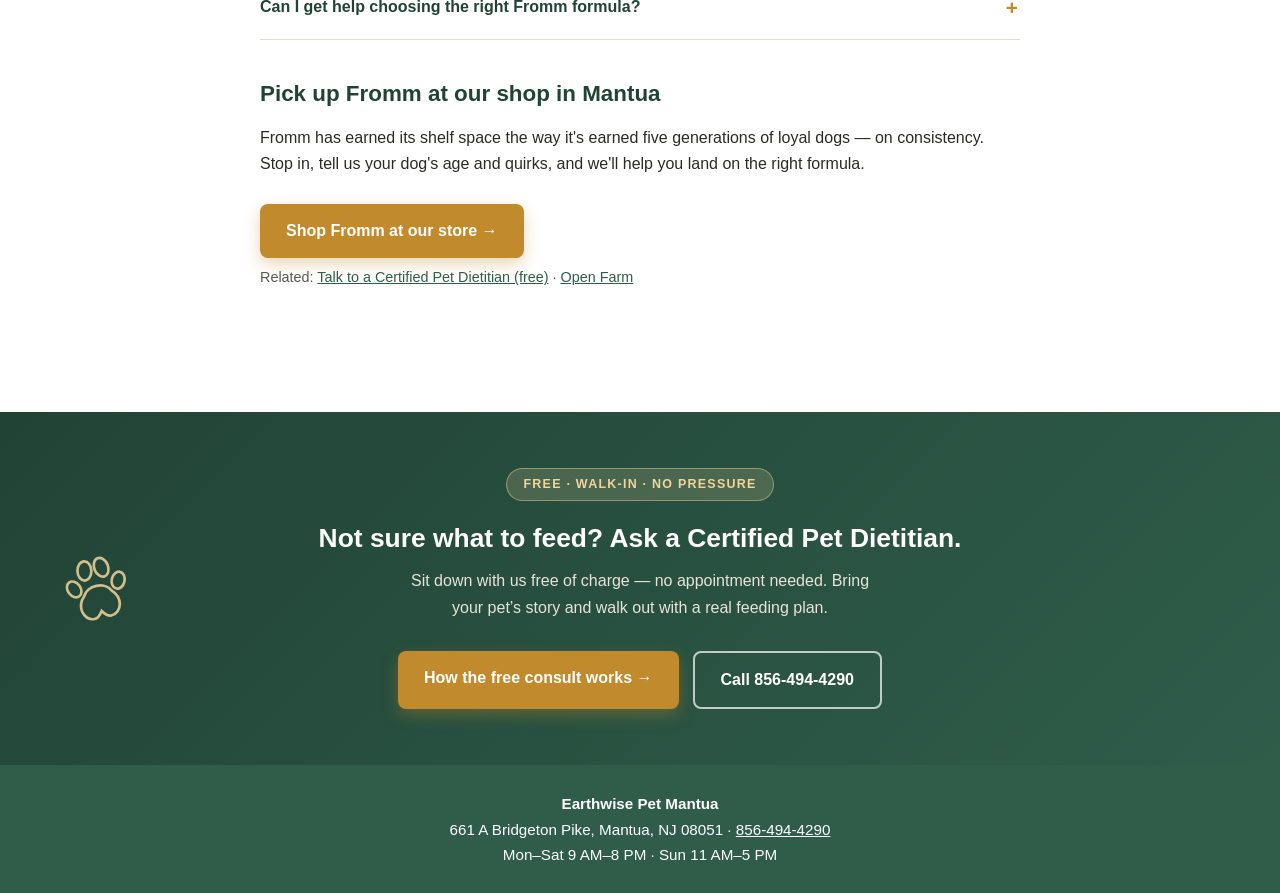
<file: brands/fromm/index.html>
<!DOCTYPE html>
<html lang="en">
<head>
<meta charset="utf-8">
<meta name="viewport" content="width=device-width, initial-scale=1">
<title>Buy Fromm Dog Food in Mantua, NJ | Earthwise Pet</title>
<meta name="description" content="Fromm dog food in Mantua, NJ: family-made, never recalled, life-stage formulas. See why we carry it, with free Certified Pet Dietitian guidance.">
<link rel="canonical" href="https://mantuapetnutrition.com/brands/fromm/">
<meta name="robots" content="index,follow,max-image-preview:large,max-snippet:-1">
<meta name="author" content="Earthwise Pet Mantua">
<meta name="theme-color" content="#2f5d4a">
<meta name="geo.region" content="US-NJ">
<meta name="geo.placename" content="Mantua, New Jersey">
<meta property="og:type" content="article">
<meta property="og:site_name" content="Mantua Pet Nutrition">
<meta property="og:title" content="Buy Fromm Dog Food in Mantua, NJ">
<meta property="og:description" content="Fromm dog food in Mantua, NJ: family-made, never recalled, life-stage formulas. See why we carry it, with free Certified Pet Dietitian guidance.">
<meta property="og:url" content="https://mantuapetnutrition.com/brands/fromm/">
<meta property="og:image" content="https://mantuapetnutrition.com/images/fromm-life-stage-banner.jpg">
<meta property="og:image:alt" content="Fromm dog food life-stage lineup at Earthwise Pet Mantua, NJ">
<meta property="og:locale" content="en_US">
<meta name="twitter:card" content="summary_large_image">
<meta name="twitter:title" content="Buy Fromm Dog Food in Mantua, NJ">
<meta name="twitter:description" content="Fromm dog food in Mantua, NJ: family-made, never recalled, life-stage formulas. See why we carry it, with free Certified Pet Dietitian guidance.">
<meta name="twitter:image" content="https://mantuapetnutrition.com/images/fromm-life-stage-banner.jpg">
<style>
:root{--green:#2f5d4a;--green-dk:#214335;--sand:#f6f3ec;--ink:#2a2a26;--muted:#5c5c54;--gold:#c08a2d;--line:#e3ddd0}
*{box-sizing:border-box}
body{margin:0;font-family:-apple-system,BlinkMacSystemFont,"Segoe UI",Roboto,Helvetica,Arial,sans-serif;color:var(--ink);line-height:1.65;background:#fff}
a{color:var(--green)}
.nav{background:var(--green);color:#fff;padding:14px 24px;display:flex;justify-content:space-between;align-items:center;flex-wrap:wrap;gap:8px}
.nav .brand{font-weight:700;letter-spacing:.3px}
.nav .brand span{opacity:.8;font-weight:400}
.nav a{color:#fff;text-decoration:none;font-size:.92rem;opacity:.9;margin-left:18px}
.hero{position:fixed;inset:0;z-index:0;height:100vh;height:100svh;overflow:hidden;background:var(--green-dk)}
.hero::after{content:"";position:absolute;inset:0;background:linear-gradient(180deg,rgba(10,25,18,.78) 0%,rgba(10,25,18,.35) 30%,rgba(10,25,18,0) 55%,rgba(10,25,18,.3) 100%)}
.hero-head{position:absolute;top:0;left:0;right:0;z-index:2;padding:92px 24px 0;text-align:center}
.hero-head .kicker{color:#f0d59a}
.hero-head h1{color:#fff;font-size:clamp(2.1rem,5.5vw,3.5rem);max-width:20ch;margin:0 auto;text-shadow:0 3px 22px rgba(0,0,0,.5)}
.hero-sub{color:#f1eee4;font-size:1.05rem;margin:14px auto 0;max-width:46ch;text-shadow:0 2px 12px rgba(0,0,0,.55)}
.scroll-cue{position:absolute;bottom:26px;left:50%;z-index:2;opacity:.95;animation:cueBob 2s ease-in-out infinite}
.scroll-cue svg{display:block;width:56px;height:80px;filter:drop-shadow(0 2px 8px rgba(0,0,0,.55))}
@keyframes cueBob{0%,100%{transform:translate(-50%,0)}50%{transform:translate(-50%,10px)}}
.over{position:relative;z-index:2;margin-top:100vh;margin-top:100svh;background:#fff;border-radius:26px 26px 0 0;box-shadow:0 -18px 48px rgba(0,0,0,.35)}
.over .content{padding-top:52px}
.wrap{max-width:760px;margin:0 auto}
.kicker{text-transform:uppercase;letter-spacing:.12em;font-size:.78rem;color:var(--gold);font-weight:700;margin:0 0 10px}
h1{font-size:2.1rem;line-height:1.2;margin:0 0 6px;color:var(--green-dk)}
.content{padding:40px 24px}
.content p{margin:0 0 18px}
h2{color:var(--green-dk);font-size:1.4rem;margin:36px 0 12px}
.faq{border-top:1px solid var(--line);margin-top:14px}
.faq details{border-bottom:1px solid var(--line);padding:6px 0}
.faq summary{cursor:pointer;font-weight:600;padding:12px 0;color:var(--green-dk)}
.faq p{margin:0 0 14px}
.cta{display:inline-block;background:var(--gold);color:#fff;text-decoration:none;font-weight:700;padding:14px 26px;border-radius:8px;margin-top:8px}
.cta:hover{background:#a8761f}
.nap{background:var(--green);color:#fff;padding:26px 24px;text-align:center;font-size:.95rem;margin-top:40px}
.nap a{color:#fff}
.related{font-size:.9rem;color:var(--muted);margin-top:26px}
.note{background:#fff8e8;border:1px solid #ecd9a6;border-radius:8px;padding:12px 16px;font-size:.82rem;color:#7a5e1d;margin:24px 0}
.hero-img{position:absolute;inset:0;width:100%;height:100%;object-fit:cover;display:block}
figure{margin:0}
figure img{width:100%;height:auto;border-radius:10px;display:block;box-shadow:0 6px 18px rgba(0,0,0,.08)}
figcaption{font-size:.82rem;color:var(--muted);margin-top:8px;line-height:1.45}
.media2{display:grid;grid-template-columns:1fr 1fr;gap:20px;margin:26px 0}
@media(max-width:560px){.media2{grid-template-columns:1fr}}
</style>
<link rel="stylesheet" href="/assets/enhance.css">
<script src="/assets/enhance.js" defer></script>

<script type="application/ld+json">
{"@context": "https://schema.org", "@type": "Article", "headline": "Buy Fromm Dog Food in Mantua, NJ", "description": "Fromm dog food in Mantua, NJ: family-made, never recalled, life-stage formulas. See why we carry it, with free Certified Pet Dietitian guidance.", "image": "https://mantuapetnutrition.com/images/fromm-life-stage-banner.jpg", "author": {"@type": "Organization", "name": "Earthwise Pet Mantua", "url": "https://mantuapetnutrition.com/"}, "publisher": {"@type": "Organization", "name": "Earthwise Pet Mantua", "logo": {"@type": "ImageObject", "url": "https://mantuapetnutrition.com/images/logo.png"}}, "datePublished": "2026-06-25", "dateModified": "2026-06-25", "inLanguage": "en-US", "isPartOf": {"@id": "https://mantuapetnutrition.com/#website"}, "mainEntityOfPage": {"@type": "WebPage", "@id": "https://mantuapetnutrition.com/brands/fromm/"}, "url": "https://mantuapetnutrition.com/brands/fromm/"}
</script>
<script type="application/ld+json">
{"@context":"https://schema.org","@type":"FAQPage","mainEntity":[
{"@type":"Question","name":"Has Fromm ever been recalled?","acceptedAnswer":{"@type":"Answer","text":"Fromm reports it has never had a product recall, backed by regular testing and facility inspections."}},
{"@type":"Question","name":"Does Fromm make puppy and senior formulas?","acceptedAnswer":{"@type":"Answer","text":"Yes — Puppy Gold, Large Breed Puppy Gold, and Senior Gold are built for those life stages, alongside adult and Limited Ingredient Diet recipes."}},
{"@type":"Question","name":"Is Fromm grain-free or does it have grain?","acceptedAnswer":{"@type":"Answer","text":"Both. Grain-inclusive recipes use brown rice, barley, and oatmeal; grain-free options use sweet potatoes and peas. Which is better depends on your individual dog."}},
{"@type":"Question","name":"My dog has allergies — can Fromm help?","acceptedAnswer":{"@type":"Answer","text":"Fromm's Limited Ingredient Diets are formulated for dogs with sensitivities. A Certified Pet Dietitian can help you read the labels and pick a starting point."}},
{"@type":"Question","name":"Can I get help choosing the right Fromm formula?","acceptedAnswer":{"@type":"Answer","text":"Absolutely — free Certified Pet Dietitian guidance, no appointment needed."}}
]}
</script>
<script type="application/ld+json">
{"@context": "https://schema.org", "@type": "BreadcrumbList", "itemListElement": [{"@type": "ListItem", "position": 1, "name": "Home", "item": "https://mantuapetnutrition.com/"}, {"@type": "ListItem", "position": 2, "name": "Fromm", "item": "https://mantuapetnutrition.com/brands/fromm/"}]}
</script>
</head>
<body>
<nav class="nav">
  <a href="/" style="color:#fff;text-decoration:none"><div class="brand">Mantua Pet Nutrition <span>· by Earthwise Pet Mantua</span></div></a>
  <div><a href="/certified-pet-dietitian/">Certified Pet Dietitian</a><a href="/guides/">Guides</a><a href="/brands/">Brands</a><a href="/visit/">Visit Us</a></div>
</nav>

<header class="hero">
  <video class="hero-img" autoplay muted loop playsinline preload="metadata" poster="/images/fromm-hero-poster.jpg" data-poster-portrait="/images/fromm-hero-poster-portrait.jpg" aria-label="A dog and cat seated at an elegant banquet as a French chef reveals platters of Fromm's many proteins, with Fromm Four-Star bags displayed behind">
    <source src="/images/fromm-hero-animation.mp4" type="video/mp4" media="(min-width: 821px)">
    <source src="/images/fromm-hero-animation-portrait.mp4" type="video/mp4">
    <img src="/images/fromm-life-stage-banner.jpg" alt="Fromm dog food life-stage lineup at Earthwise Pet Mantua, NJ">
  </video>
  <div class="hero-head">
    <p class="kicker">Brands We Carry · Mantua, NJ</p>
    <h1>17 Proteins to Keep Meals Interesting</h1>
    <p class="hero-sub">Fromm family-made dog food — on our shelves in Mantua, NJ.</p>
  </div>
  <div class="scroll-cue" aria-hidden="true"><svg viewBox="0 0 56 80" fill="none" xmlns="http://www.w3.org/2000/svg"><path d="M28 6 V58 M8 40 L28 64 L48 40" stroke="#fff" stroke-width="7" stroke-linecap="round" stroke-linejoin="round"/></svg></div>
</header>

<div class="over">
<main class="content">
<div class="wrap">
<p>Some food brands chase trends. Fromm just keeps doing the thing that's worked for five generations: family-run, recipe-obsessed, and stubborn about quality control. It's one of the lines we're happy to point pet parents toward here on Bridgeton Pike — and it's a favorite for owners who want a complete, balanced bowl without the guesswork.</p>

<p>What makes Fromm worth a look? Start with the basics done right. Every formula is built with the proper proportions of protein, fat, carbohydrates, vitamins, and minerals — the stuff that supports muscle, energy, immune function, and a sharp mind. The proteins are premium meats like chicken, beef, lamb, and fish, chosen because they're highly digestible and rich in the amino acids dogs actually use. Healthy fats from chicken fat and salmon oil bring omega-3s and omega-6s for skin, coat, and joint support. And there are real extras in there too — probiotics and digestive enzymes for gut balance, plus antioxidant-rich blueberries, cranberries, and spinach to support immunity and longevity.</p>

<p>The trust piece is just as important. Fromm runs stringent quality control with regular testing and facility inspections, and the family business has <strong>never had a product recall</strong> — a track record that says a lot in a category where recalls aren't rare. Every ingredient is traceable to its source, so "what's really in this bag?" has an actual answer.</p>

<p>We also like Fromm because it meets your dog where they are. There are <strong>tailored formulas for life stages and needs</strong> — Puppy Gold for the little ones, Senior Gold for the gray-muzzle crew, and Limited Ingredient Diets for dogs with allergies or sensitive stomachs. Grain-friendly recipes use brown rice, barley, and oatmeal for fiber and steady energy; grain-free options lean on sweet potatoes and peas for dogs that do better without grain. Not sure which lane fits your dog? That's a two-minute conversation with one of our Certified Pet Dietitians.</p>

<h2>Who Fromm is a good fit for</h2>
<p>If you've got a puppy and want to start strong, a senior who needs gentler support, or a dog whose skin and stomach flare up on the wrong food, Fromm's range gives you a clean, well-formulated place to land. As always, we'd rather match the dog to the recipe than sell you the bag on the end-cap — so bring your dog's details and we'll help you choose.</p>

<h2>Fromm on our shelves in Mantua</h2>
<div class="media2">
  <figure><img width="1600" height="2133" loading="lazy" src="/images/fromm-close-up-in-hand.jpg" alt="Bag of Fromm dog food held in hand at Earthwise Pet Mantua, NJ"><figcaption>Fromm — family-owned and never recalled.</figcaption></figure>
  <figure><img width="1100" height="1467" loading="lazy" src="/images/fromm-ingredient-list.jpg" alt="Close-up of the Fromm dog food ingredient panel"><figcaption>Read the label with us — we'll walk through every ingredient.</figcaption></figure>
  <figure><img width="1100" height="825" loading="lazy" src="/images/fromm-life-stage-lineup.jpg" alt="Fromm puppy, adult, and senior life-stage lineup on the shelf"><figcaption>Puppy, adult, and senior recipes — matched to your dog's life stage.</figcaption></figure>
</div>

<h2>FAQ</h2>
<div class="faq">
  <details open><summary>Has Fromm ever been recalled?</summary><p>Fromm reports it has never had a product recall, backed by regular testing and facility inspections. That consistency is a big part of why we carry it.</p></details>
  <details><summary>Does Fromm make puppy and senior formulas?</summary><p>Yes — Puppy Gold, Large Breed Puppy Gold, and Senior Gold are built for those life stages, alongside adult and Limited Ingredient Diet recipes.</p></details>
  <details><summary>Is Fromm grain-free or does it have grain?</summary><p>Both. Grain-inclusive recipes use brown rice, barley, and oatmeal; grain-free options use sweet potatoes and peas. Which is "better" depends on your individual dog — ask us.</p></details>
  <details><summary>My dog has allergies — can Fromm help?</summary><p>Fromm's Limited Ingredient Diets are formulated for dogs with sensitivities. Tell us what sets your dog off and a Certified Pet Dietitian can help you read the labels and pick a starting point.</p></details>
  <details><summary>Can I get help choosing the right Fromm formula?</summary><p>Absolutely — that's what we're here for. Free Certified Pet Dietitian guidance, no appointment needed.</p></details>
</div>



<h2>Pick up Fromm at our shop in Mantua</h2>
<p>Fromm has earned its shelf space the way it's earned five generations of loyal dogs — on consistency. Stop in, tell us your dog's age and quirks, and we'll help you land on the right formula.</p>
<a class="cta" href="https://mantua.earthwisepet.com/mantua/">Shop Fromm at our store →</a>

<p class="related">Related: <a href="/certified-pet-dietitian/">Talk to a Certified Pet Dietitian (free)</a> · <a href="/brands/open-farm/">Open Farm</a></p>
</div>
</main>


<section class="consult-band">
  <span class="badge">Free &middot; Walk-in &middot; No pressure</span>
  <h2>Not sure what to feed? Ask a Certified Pet Dietitian.</h2>
  <p>Sit down with us free of charge &mdash; no appointment needed. Bring your pet&rsquo;s story and walk out with a real feeding plan.</p>
  <div class="row">
    <a class="cta" href="/certified-pet-dietitian/">How the free consult works &rarr;</a>
    <a class="cta ghost" href="tel:+18564944290">Call 856-494-4290</a>
  </div>
</section>

<footer class="nap">
  <strong>Earthwise Pet Mantua</strong><br>
  661 A Bridgeton Pike, Mantua, NJ 08051 · <a href="tel:+18564944290">856-494-4290</a><br>
  Mon–Sat 9 AM–8 PM · Sun 11 AM–5 PM
</footer>
</div>
<!-- updated 2026-07-06: full-screen hero -->
</body>
</html>
</file>
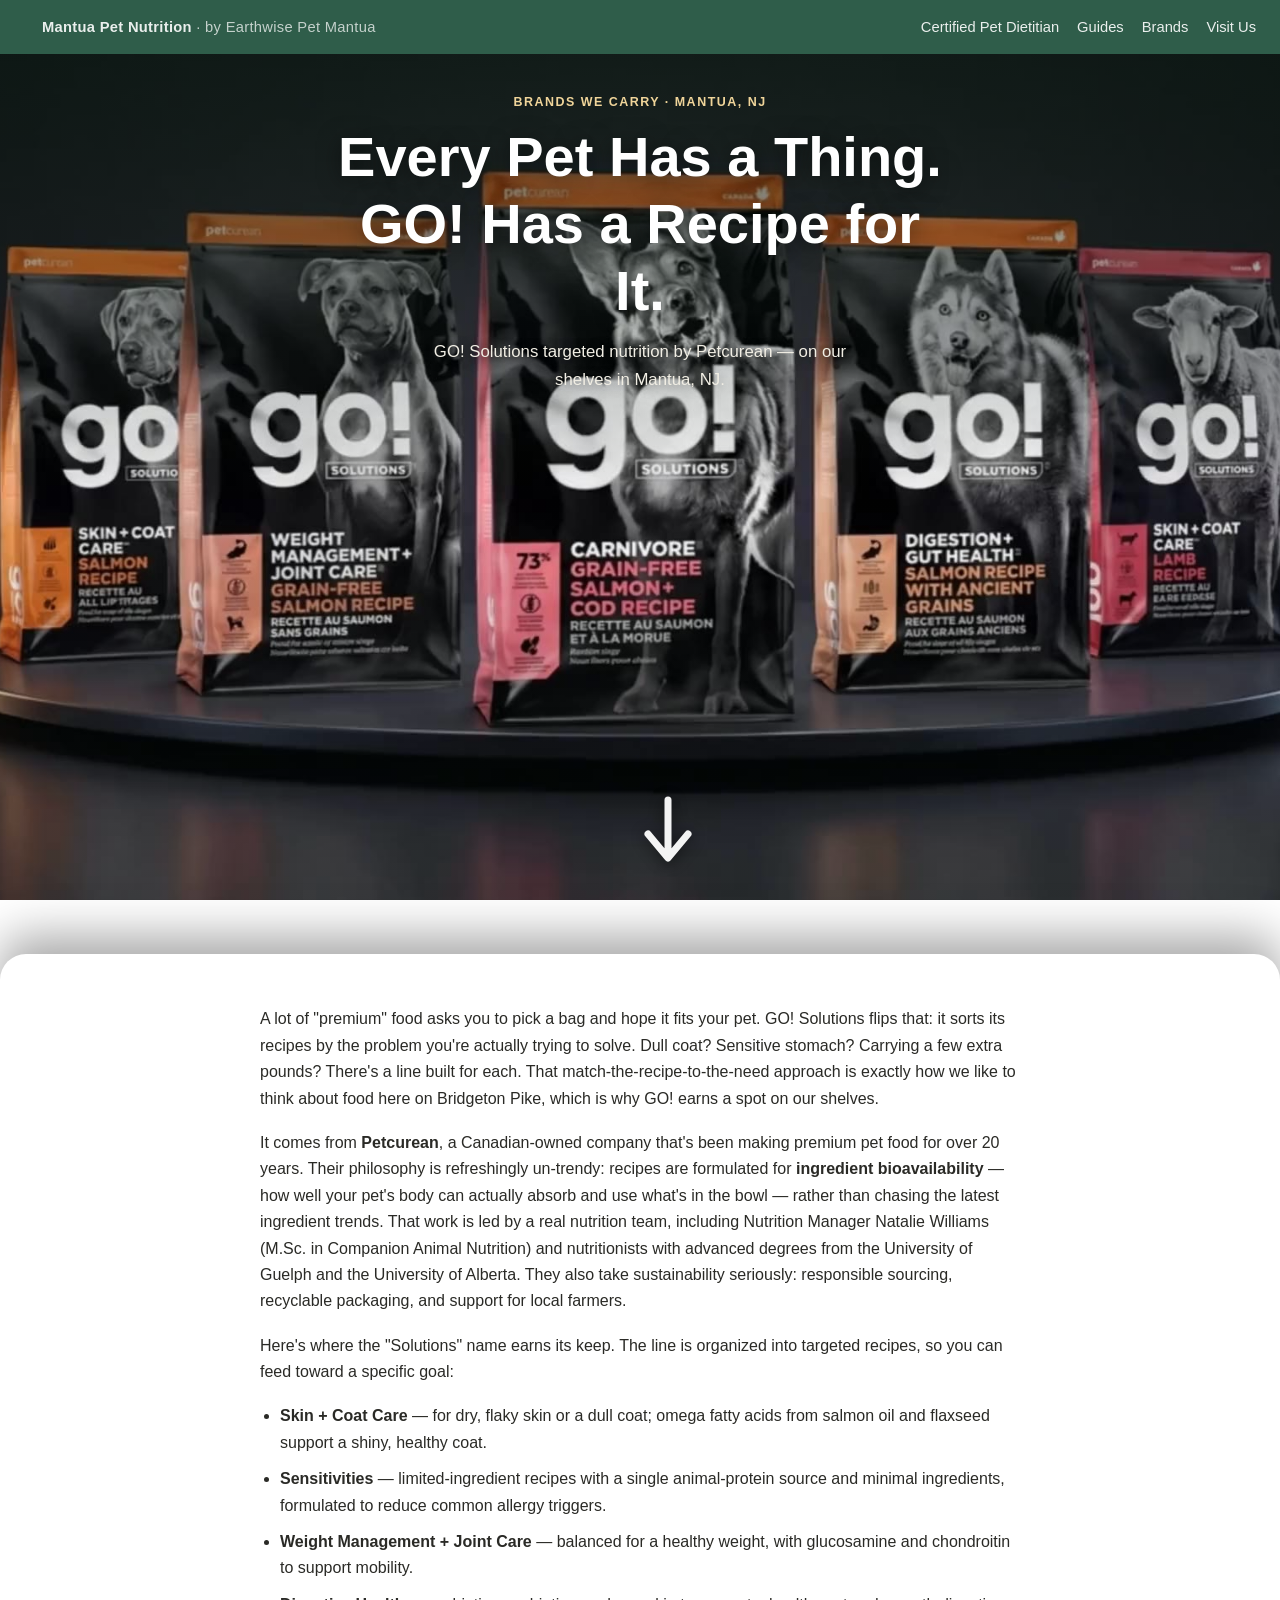
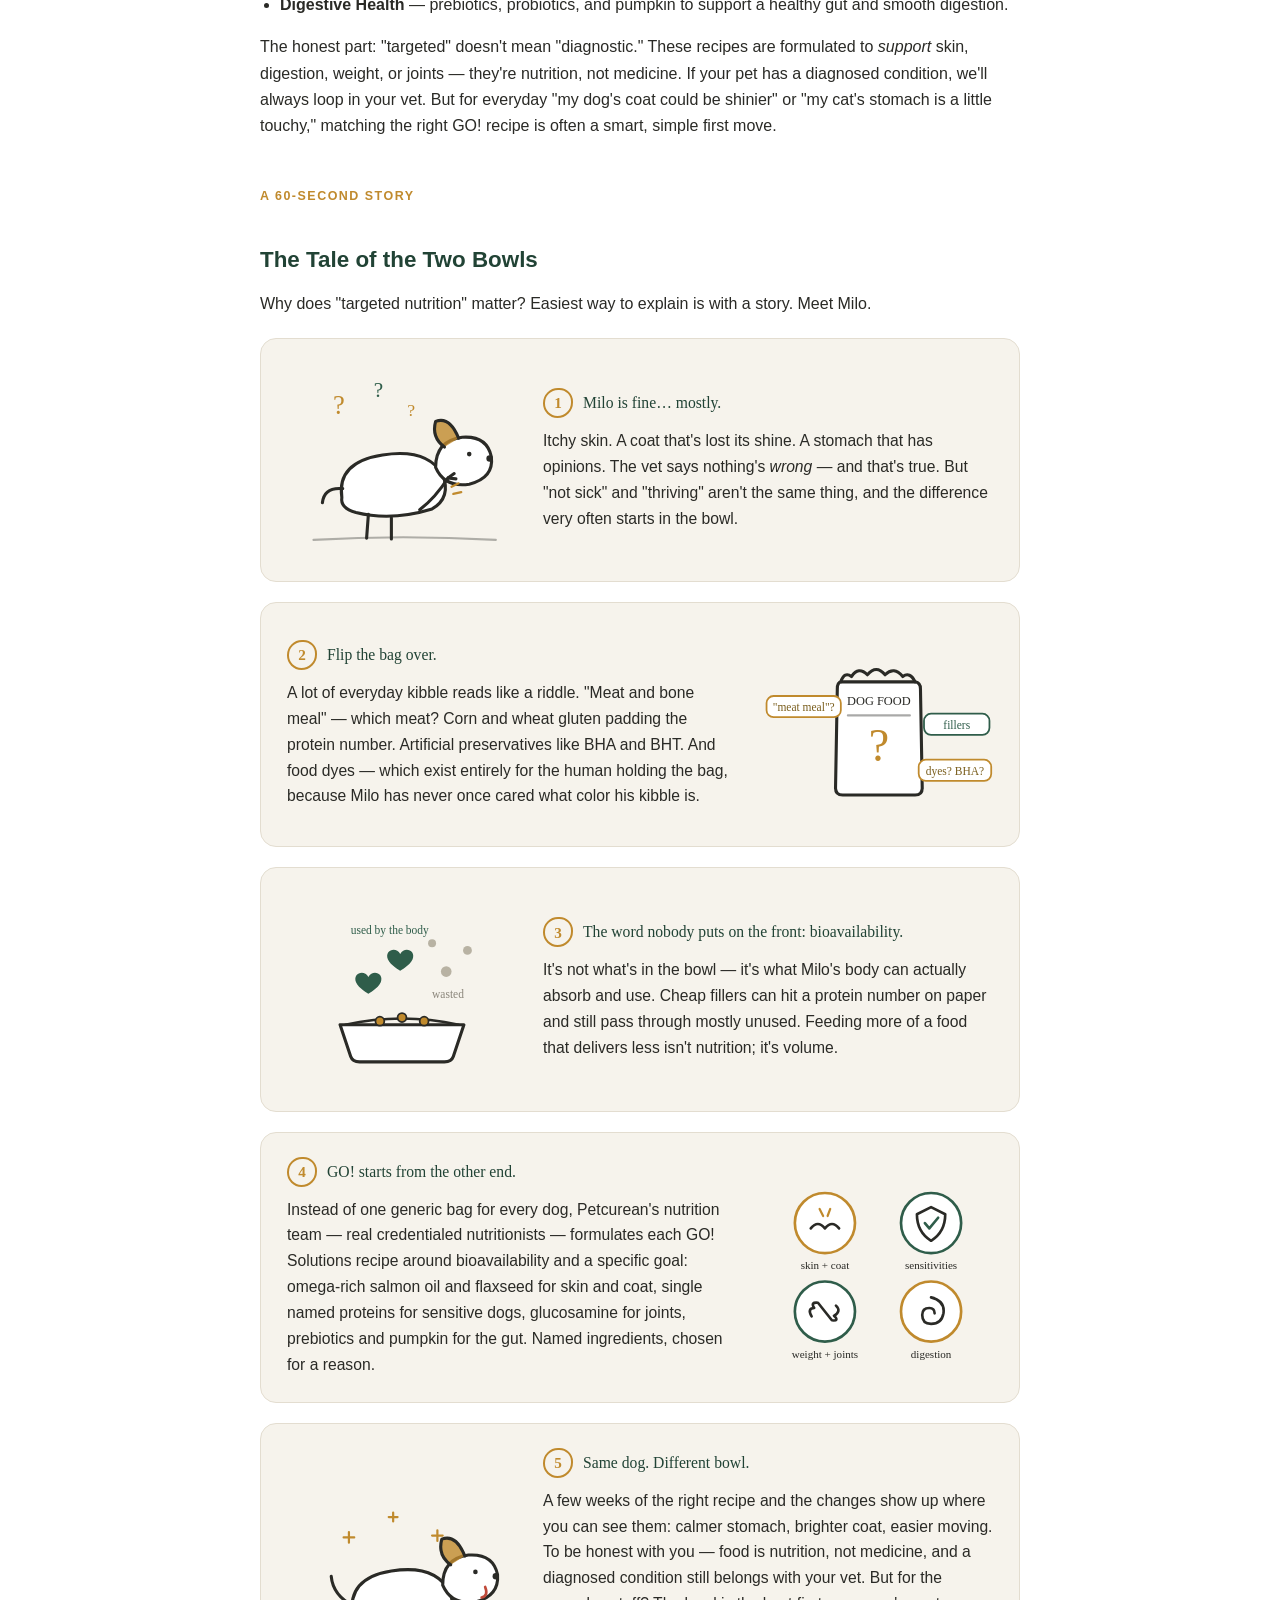
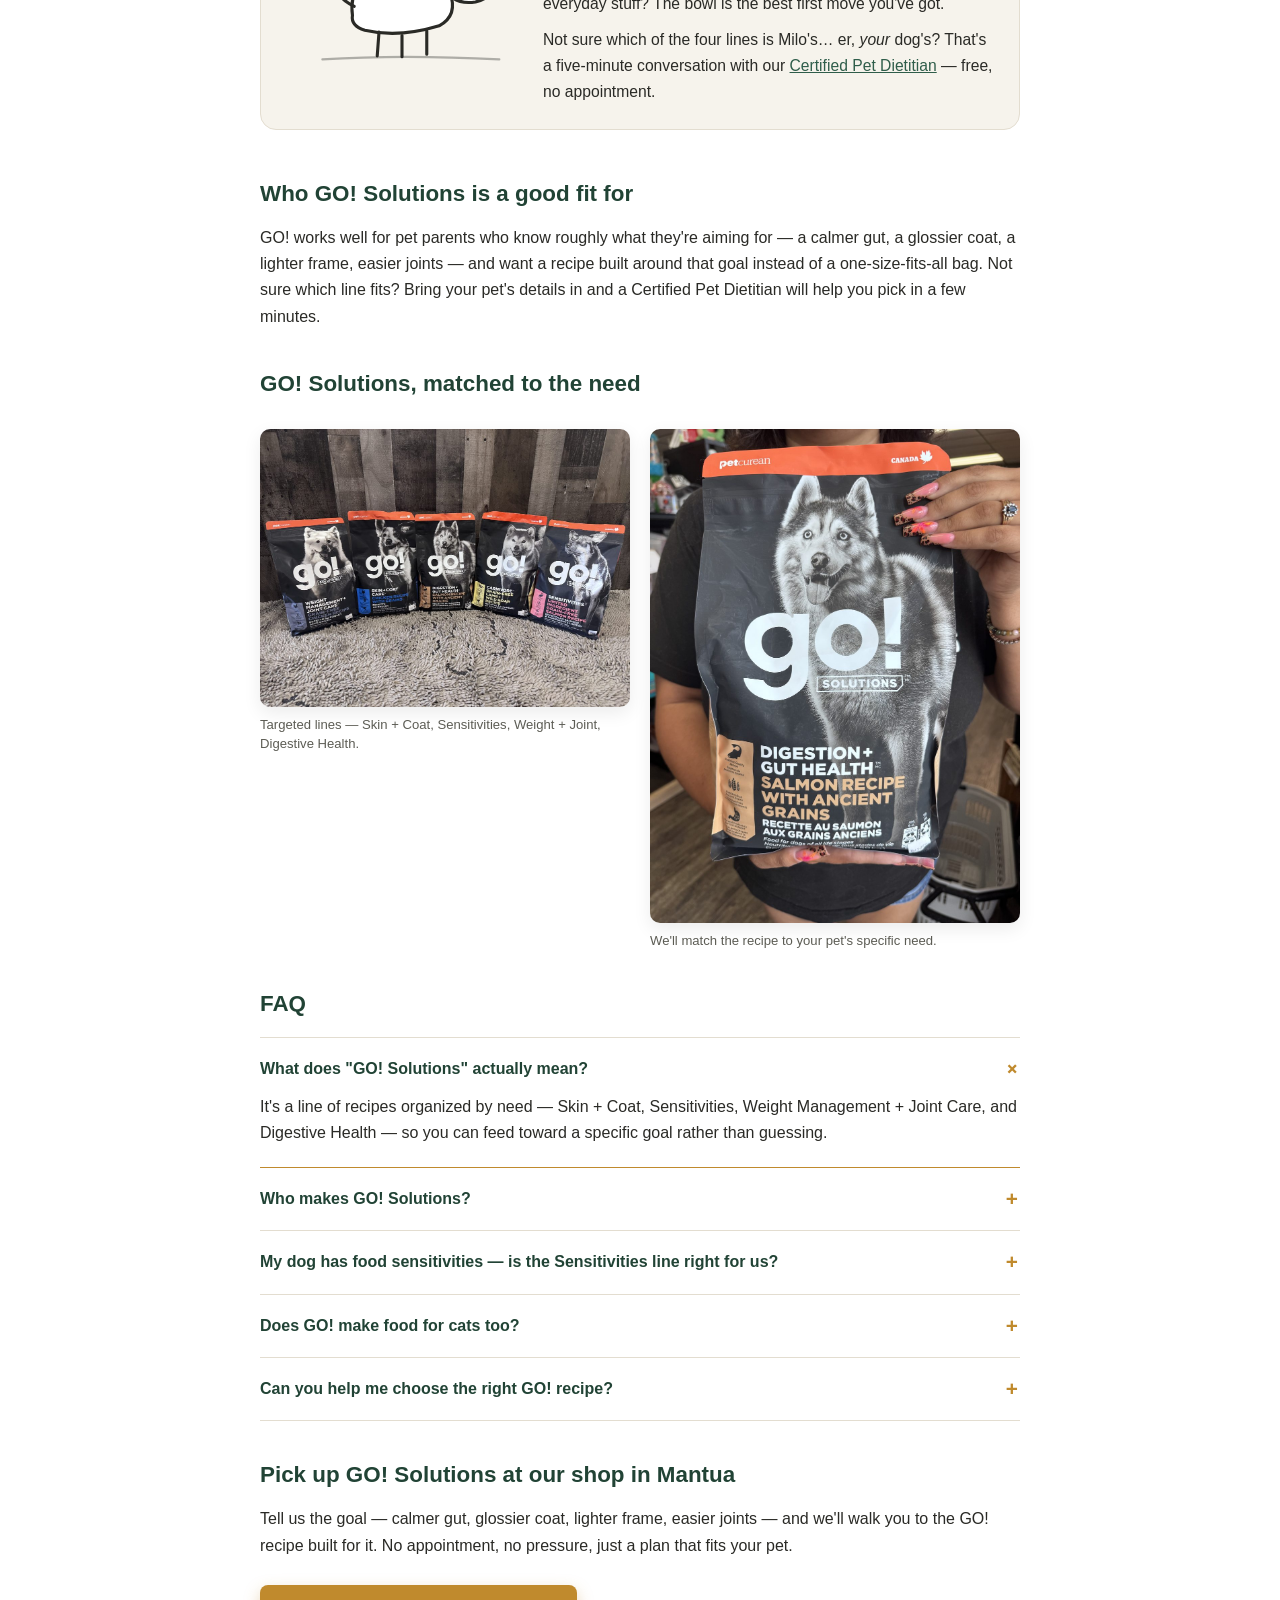
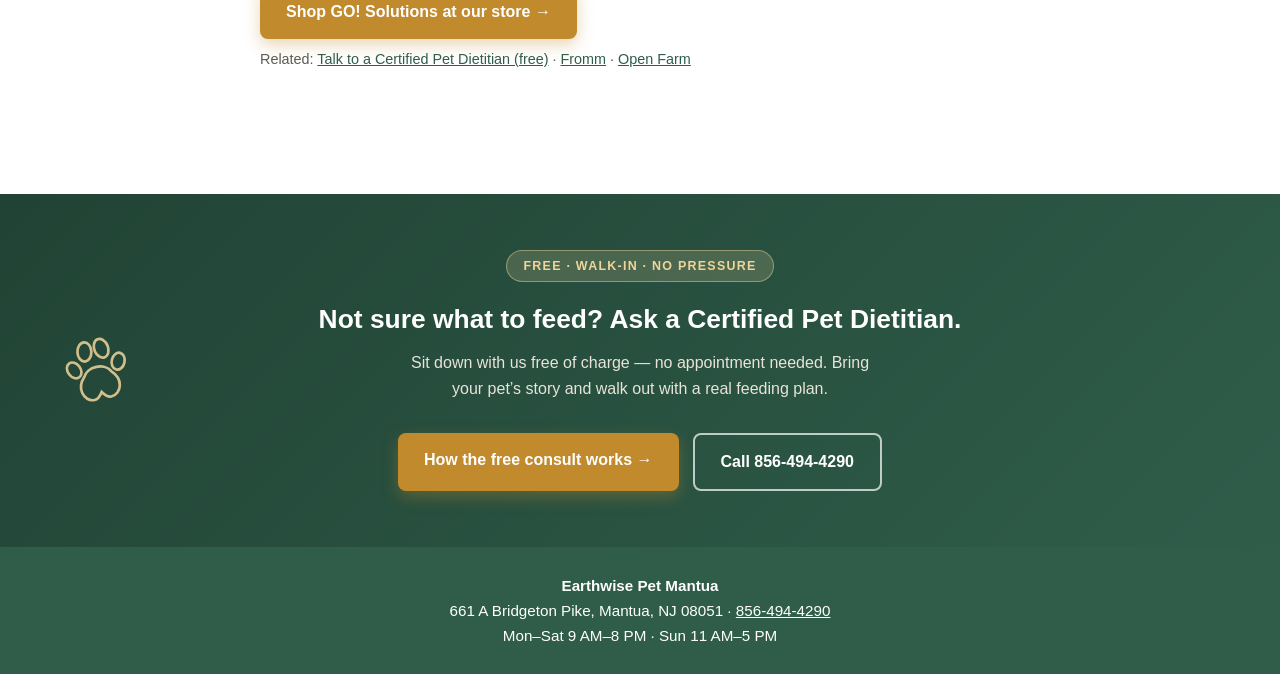
<file: brands/go-solutions/index.html>
<!DOCTYPE html>
<html lang="en">
<head>
<meta charset="utf-8">
<meta name="viewport" content="width=device-width, initial-scale=1">
<title>Buy GO! Solutions Pet Food in Mantua, NJ | Earthwise Pet</title>
<meta name="description" content="GO! Solutions by Petcurean in Mantua, NJ: targeted recipes for skin, coat, weight, joints and digestion, plus free Certified Pet Dietitian guidance.">
<link rel="canonical" href="https://mantuapetnutrition.com/brands/go-solutions/">
<meta name="robots" content="index,follow,max-image-preview:large,max-snippet:-1">
<meta name="author" content="Earthwise Pet Mantua">
<meta name="theme-color" content="#2f5d4a">
<meta name="geo.region" content="US-NJ">
<meta name="geo.placename" content="Mantua, New Jersey">
<meta property="og:type" content="article">
<meta property="og:site_name" content="Mantua Pet Nutrition">
<meta property="og:title" content="Buy GO! Solutions Pet Food in Mantua, NJ">
<meta property="og:description" content="GO! Solutions by Petcurean in Mantua, NJ: targeted recipes for skin, coat, weight, joints and digestion, plus free Certified Pet Dietitian guidance.">
<meta property="og:url" content="https://mantuapetnutrition.com/brands/go-solutions/">
<meta property="og:image" content="https://mantuapetnutrition.com/images/go-hero-shot.jpg">
<meta property="og:image:alt" content="GO! Solutions pet food by Petcurean at Earthwise Pet Mantua, NJ">
<meta property="og:locale" content="en_US">
<meta name="twitter:card" content="summary_large_image">
<meta name="twitter:title" content="Buy GO! Solutions Pet Food in Mantua, NJ">
<meta name="twitter:description" content="GO! Solutions by Petcurean in Mantua, NJ: targeted recipes for skin, coat, weight, joints and digestion, plus free Certified Pet Dietitian guidance.">
<meta name="twitter:image" content="https://mantuapetnutrition.com/images/go-hero-shot.jpg">
<style>
:root{--green:#2f5d4a;--green-dk:#214335;--sand:#f6f3ec;--ink:#2a2a26;--muted:#5c5c54;--gold:#c08a2d;--line:#e3ddd0}
*{box-sizing:border-box}
body{margin:0;font-family:-apple-system,BlinkMacSystemFont,"Segoe UI",Roboto,Helvetica,Arial,sans-serif;color:var(--ink);line-height:1.65;background:#fff}
a{color:var(--green)}
.nav{background:var(--green);color:#fff;padding:14px 24px;display:flex;justify-content:space-between;align-items:center;flex-wrap:wrap;gap:8px}
.nav .brand{font-weight:700;letter-spacing:.3px}
.nav .brand span{opacity:.8;font-weight:400}
.nav a{color:#fff;text-decoration:none;font-size:.92rem;opacity:.9;margin-left:18px}
.hero{position:fixed;inset:0;z-index:0;height:100vh;height:100svh;overflow:hidden;background:var(--green-dk)}
.hero::after{content:"";position:absolute;inset:0;background:linear-gradient(180deg,rgba(10,25,18,.78) 0%,rgba(10,25,18,.35) 30%,rgba(10,25,18,0) 55%,rgba(10,25,18,.3) 100%)}
.hero-head{position:absolute;top:0;left:0;right:0;z-index:2;padding:92px 24px 0;text-align:center}
.hero-head .kicker{color:#f0d59a}
.hero-head h1{color:#fff;font-size:clamp(2.1rem,5.5vw,3.5rem);max-width:20ch;margin:0 auto;text-shadow:0 3px 22px rgba(0,0,0,.5)}
.hero-sub{color:#f1eee4;font-size:1.05rem;margin:14px auto 0;max-width:46ch;text-shadow:0 2px 12px rgba(0,0,0,.55)}
.scroll-cue{position:absolute;bottom:26px;left:50%;z-index:2;opacity:.95;animation:cueBob 2s ease-in-out infinite}
.scroll-cue svg{display:block;width:56px;height:80px;filter:drop-shadow(0 2px 8px rgba(0,0,0,.55))}
@keyframes cueBob{0%,100%{transform:translate(-50%,0)}50%{transform:translate(-50%,10px)}}
.over{position:relative;z-index:2;margin-top:100vh;margin-top:100svh;background:#fff;border-radius:26px 26px 0 0;box-shadow:0 -18px 48px rgba(0,0,0,.35)}
.over .content{padding-top:52px}
.wrap{max-width:760px;margin:0 auto}
.kicker{text-transform:uppercase;letter-spacing:.12em;font-size:.78rem;color:var(--gold);font-weight:700;margin:0 0 10px}
h1{font-size:2.1rem;line-height:1.2;margin:0 0 6px;color:var(--green-dk)}
.content{padding:40px 24px}
.content p{margin:0 0 18px}
h2{color:var(--green-dk);font-size:1.4rem;margin:36px 0 12px}
ul{padding-left:20px}ul li{margin-bottom:10px}
.faq{border-top:1px solid var(--line);margin-top:14px}
.faq details{border-bottom:1px solid var(--line);padding:6px 0}
.faq summary{cursor:pointer;font-weight:600;padding:12px 0;color:var(--green-dk)}
.faq p{margin:0 0 14px}
.cta{display:inline-block;background:var(--gold);color:#fff;text-decoration:none;font-weight:700;padding:14px 26px;border-radius:8px;margin-top:8px}
.cta:hover{background:#a8761f}
.nap{background:var(--green);color:#fff;padding:26px 24px;text-align:center;font-size:.95rem;margin-top:40px}
.nap a{color:#fff}
.related{font-size:.9rem;color:var(--muted);margin-top:26px}
.note{background:#fff8e8;border:1px solid #ecd9a6;border-radius:8px;padding:12px 16px;font-size:.82rem;color:#7a5e1d;margin:24px 0}
.hero-img{position:absolute;inset:0;width:100%;height:100%;object-fit:cover;display:block}
figure{margin:0}
figure img{width:100%;height:auto;border-radius:10px;display:block;box-shadow:0 6px 18px rgba(0,0,0,.08)}
figcaption{font-size:.82rem;color:var(--muted);margin-top:8px;line-height:1.45}
.media2{display:grid;grid-template-columns:1fr 1fr;gap:20px;margin:26px 0}
@media(max-width:560px){.media2{grid-template-columns:1fr}}
</style>
<link rel="stylesheet" href="/assets/enhance.css">
<script src="/assets/enhance.js" defer></script>

<script type="application/ld+json">
{"@context": "https://schema.org", "@type": "Article", "headline": "Buy GO! Solutions Pet Food in Mantua, NJ", "description": "GO! Solutions by Petcurean in Mantua, NJ: targeted recipes for skin, coat, weight, joints and digestion, plus free Certified Pet Dietitian guidance.", "image": "https://mantuapetnutrition.com/images/go-hero-shot.jpg", "author": {"@type": "Organization", "name": "Earthwise Pet Mantua", "url": "https://mantuapetnutrition.com/"}, "publisher": {"@type": "Organization", "name": "Earthwise Pet Mantua", "logo": {"@type": "ImageObject", "url": "https://mantuapetnutrition.com/images/logo.png"}}, "datePublished": "2026-06-25", "dateModified": "2026-07-06", "inLanguage": "en-US", "isPartOf": {"@id": "https://mantuapetnutrition.com/#website"}, "mainEntityOfPage": {"@type": "WebPage", "@id": "https://mantuapetnutrition.com/brands/go-solutions/"}, "url": "https://mantuapetnutrition.com/brands/go-solutions/"}
</script>
<script type="application/ld+json">
{"@context":"https://schema.org","@type":"FAQPage","mainEntity":[
{"@type":"Question","name":"What does GO! Solutions actually mean?","acceptedAnswer":{"@type":"Answer","text":"It's a line of recipes organized by need — Skin + Coat, Sensitivities, Weight Management + Joint Care, and Digestive Health — so you can feed toward a specific goal rather than guessing."}},
{"@type":"Question","name":"Who makes GO! Solutions?","acceptedAnswer":{"@type":"Answer","text":"Petcurean, a Canadian-owned company with 20-plus years in premium pet food and an in-house team of credentialed animal nutritionists."}},
{"@type":"Question","name":"My dog has food sensitivities — is the Sensitivities line right for us?","acceptedAnswer":{"@type":"Answer","text":"It's formulated for exactly that: a single animal-protein source and minimal ingredients to reduce common triggers. Tell us which foods set your dog off and we'll help you read the labels."}},
{"@type":"Question","name":"Does GO! make food for cats too?","acceptedAnswer":{"@type":"Answer","text":"Yes — Petcurean formulates GO! recipes for both cats and dogs. Ask us which lines are in stock for your pet."}},
{"@type":"Question","name":"Can you help me choose the right GO! recipe?","acceptedAnswer":{"@type":"Answer","text":"Of course. Tell us the goal you're feeding toward and a Certified Pet Dietitian will match you to the right line — free, no appointment."}}
]}
</script>
<script type="application/ld+json">
{"@context": "https://schema.org", "@type": "BreadcrumbList", "itemListElement": [{"@type": "ListItem", "position": 1, "name": "Home", "item": "https://mantuapetnutrition.com/"}, {"@type": "ListItem", "position": 2, "name": "GO! Solutions", "item": "https://mantuapetnutrition.com/brands/go-solutions/"}]}
</script>
</head>
<body>
<nav class="nav">
  <a href="/" style="color:#fff;text-decoration:none"><div class="brand">Mantua Pet Nutrition <span>· by Earthwise Pet Mantua</span></div></a>
  <div><a href="/certified-pet-dietitian/">Certified Pet Dietitian</a><a href="/guides/">Guides</a><a href="/brands/">Brands</a><a href="/visit/">Visit Us</a></div>
</nav>

<header class="hero">
  <video class="hero-img" autoplay muted loop playsinline preload="metadata" poster="/images/go-hero-poster.jpg" data-poster-portrait="/images/go-hero-poster-portrait.jpg" aria-label="GO! Solutions pet food bags by Petcurean rotating on a carousel at Earthwise Pet Mantua, NJ">
    <source src="/images/go-hero-animation.mp4" type="video/mp4" media="(min-width: 821px)">
    <source src="/images/go-hero-animation-portrait.mp4" type="video/mp4">
    <img src="/images/go-hero-shot.jpg" alt="GO! Solutions pet food by Petcurean at Earthwise Pet Mantua, NJ">
  </video>
  <div class="hero-head">
    <p class="kicker">Brands We Carry · Mantua, NJ</p>
    <h1>Every Pet Has a Thing. GO! Has a Recipe for It.</h1>
    <p class="hero-sub">GO! Solutions targeted nutrition by Petcurean — on our shelves in Mantua, NJ.</p>
  </div>
  <div class="scroll-cue" aria-hidden="true"><svg viewBox="0 0 56 80" fill="none" xmlns="http://www.w3.org/2000/svg"><path d="M28 6 V58 M8 40 L28 64 L48 40" stroke="#fff" stroke-width="7" stroke-linecap="round" stroke-linejoin="round"/></svg></div>
</header>

<div class="over">
<main class="content">
<div class="wrap">
<p>A lot of "premium" food asks you to pick a bag and hope it fits your pet. GO! Solutions flips that: it sorts its recipes by the problem you're actually trying to solve. Dull coat? Sensitive stomach? Carrying a few extra pounds? There's a line built for each. That match-the-recipe-to-the-need approach is exactly how we like to think about food here on Bridgeton Pike, which is why GO! earns a spot on our shelves.</p>

<p>It comes from <strong>Petcurean</strong>, a Canadian-owned company that's been making premium pet food for over 20 years. Their philosophy is refreshingly un-trendy: recipes are formulated for <strong>ingredient bioavailability</strong> — how well your pet's body can actually absorb and use what's in the bowl — rather than chasing the latest ingredient trends. That work is led by a real nutrition team, including Nutrition Manager Natalie Williams (M.Sc. in Companion Animal Nutrition) and nutritionists with advanced degrees from the University of Guelph and the University of Alberta. They also take sustainability seriously: responsible sourcing, recyclable packaging, and support for local farmers.</p>

<p>Here's where the "Solutions" name earns its keep. The line is organized into targeted recipes, so you can feed toward a specific goal:</p>
<ul>
<li><strong>Skin + Coat Care</strong> — for dry, flaky skin or a dull coat; omega fatty acids from salmon oil and flaxseed support a shiny, healthy coat.</li>
<li><strong>Sensitivities</strong> — limited-ingredient recipes with a single animal-protein source and minimal ingredients, formulated to reduce common allergy triggers.</li>
<li><strong>Weight Management + Joint Care</strong> — balanced for a healthy weight, with glucosamine and chondroitin to support mobility.</li>
<li><strong>Digestive Health</strong> — prebiotics, probiotics, and pumpkin to support a healthy gut and smooth digestion.</li>
</ul>

<p>The honest part: "targeted" doesn't mean "diagnostic." These recipes are formulated to <em>support</em> skin, digestion, weight, or joints — they're nutrition, not medicine. If your pet has a diagnosed condition, we'll always loop in your vet. But for everyday "my dog's coat could be shinier" or "my cat's stomach is a little touchy," matching the right GO! recipe is often a smart, simple first move.</p>

<!-- ══════════ Illustrated story: The Tale of the Two Bowls ══════════ -->
<section class="gstory" aria-label="An illustrated story about what's really in the bowl">
<style>
.gstory{margin:46px 0}
.gstory .gs-kicker{text-transform:uppercase;letter-spacing:.12em;font-size:.78rem;color:var(--gold);font-weight:700;margin:0 0 4px}
.gstory .scene{display:grid;grid-template-columns:230px 1fr;gap:26px;align-items:center;background:var(--sand);border:1px solid var(--line);border-radius:16px;padding:24px 26px;margin:20px 0}
.gstory .scene:nth-of-type(even){grid-template-columns:1fr 230px}
.gstory .scene:nth-of-type(even) .gs-art{order:2}
.gstory .gs-art svg{width:100%;height:auto;display:block}
.gstory .stitle{font-family:"Segoe Print","Bradley Hand","Comic Sans MS",cursive;font-size:1.22rem;color:var(--green-dk);margin:0 0 8px;line-height:1.3}
.gstory .snum{display:inline-flex;align-items:center;justify-content:center;width:30px;height:30px;border:2.5px solid var(--gold);border-radius:50% 45% 52% 48%;color:var(--gold);font-weight:700;margin-right:10px;font-size:.95rem;flex:none}
.gstory .scene p{margin:0;font-size:.98rem}
.gstory .scene p+p{margin-top:10px}
.gs-wag{animation:gs-wag .55s ease-in-out infinite alternate;transform-box:fill-box;transform-origin:15% 85%}
.gs-scratch{animation:gs-scratch .35s ease-in-out infinite alternate;transform-box:fill-box;transform-origin:10% 90%}
.gs-float{animation:gs-float 3.2s ease-in-out infinite;transform-box:fill-box}
.gs-twinkle{animation:gs-twinkle 1.8s ease-in-out infinite}
.gs-fade{animation:gs-fadeaway 3s ease-in-out infinite}
@keyframes gs-wag{from{transform:rotate(-16deg)}to{transform:rotate(14deg)}}
@keyframes gs-scratch{from{transform:rotate(-7deg)}to{transform:rotate(9deg)}}
@keyframes gs-float{0%,100%{transform:translateY(0)}50%{transform:translateY(-7px)}}
@keyframes gs-twinkle{0%,100%{opacity:.15}50%{opacity:1}}
@keyframes gs-fadeaway{0%,100%{opacity:.9}50%{opacity:.12}}
@media(max-width:640px){.gstory .scene,.gstory .scene:nth-of-type(even){grid-template-columns:1fr}.gstory .scene:nth-of-type(even) .gs-art{order:0}.gstory .gs-art{max-width:240px;margin:0 auto}}
@media(prefers-reduced-motion:reduce){.gstory *{animation:none!important}}
</style>

<p class="gs-kicker">A 60-second story</p>
<h2>The Tale of the Two Bowls</h2>
<p>Why does "targeted nutrition" matter? Easiest way to explain is with a story. Meet Milo.</p>

<div class="scene">
  <div class="gs-art">
  <svg viewBox="0 0 260 220" role="img" aria-label="Hand-drawn dog scratching an itch while question marks float overhead">
    <text class="gs-float" x="52" y="58" font-size="30" fill="#c08a2d" font-family="'Segoe Print',cursive" style="animation-delay:0s">?</text>
    <text class="gs-float" x="98" y="38" font-size="24" fill="#2f5d4a" font-family="'Segoe Print',cursive" style="animation-delay:.9s">?</text>
    <text class="gs-float" x="136" y="60" font-size="20" fill="#c08a2d" font-family="'Segoe Print',cursive" style="animation-delay:1.7s">?</text>
    <g stroke="#2a2a26" stroke-width="3.5" stroke-linecap="round" stroke-linejoin="round" fill="none">
      <path d="M62 152 Q56 112 108 104 Q158 96 176 126 Q186 152 164 165 Q118 179 78 169 Q60 164 62 152 Z" fill="#fff"/>
      <path d="M168 118 Q168 88 198 84 Q226 82 231 106 Q234 130 206 137 Q178 141 168 118 Z" fill="#fff"/>
      <path d="M194 85 Q184 60 168 66 Q163 84 178 95" fill="#c08a2d" fill-opacity=".8"/>
      <circle cx="206" cy="103" r="2.6" fill="#2a2a26" stroke="none"/>
      <circle cx="229" cy="108" r="3.6" fill="#2a2a26" stroke="none"/>
      <path d="M92 171 L90 198"/><path d="M118 175 L118 199"/>
      <path d="M63 142 Q42 140 40 158"/>
      <g class="gs-scratch">
        <path d="M150 166 Q168 152 182 130"/>
        <path d="M182 130 l7 -5 M182 130 l9 1"/>
      </g>
      <g class="gs-twinkle" stroke="#c08a2d" stroke-width="2.5">
        <path d="M186 140 l8 -4 M188 148 l9 -2" style="animation-delay:.4s"/>
      </g>
      <path d="M30 200 Q130 194 236 200" stroke-width="2.5" opacity=".35"/>
    </g>
  </svg>
  </div>
  <div>
    <p class="stitle"><span class="snum">1</span>Milo is fine… mostly.</p>
    <p>Itchy skin. A coat that's lost its shine. A stomach that has opinions. The vet says nothing's <em>wrong</em> — and that's true. But "not sick" and "thriving" aren't the same thing, and the difference very often starts in the bowl.</p>
  </div>
</div>

<div class="scene">
  <div class="gs-art">
  <svg viewBox="0 0 260 220" role="img" aria-label="Hand-drawn pet food bag with a question mark, surrounded by floating labels for vague ingredients">
    <g stroke="#2a2a26" stroke-width="3.5" stroke-linecap="round" stroke-linejoin="round" fill="none">
      <path d="M88 62 L172 62 Q178 63 178 70 L180 182 Q180 190 172 190 L90 190 Q82 190 82 182 L84 70 Q84 63 88 62 Z" fill="#fff"/>
      <path d="M88 62 Q92 50 100 56 Q108 44 118 54 Q128 42 138 54 Q148 44 158 56 Q166 50 172 62"/>
      <path d="M96 100 L166 100" stroke-width="2.5" opacity=".4"/>
      <text x="131" y="152" font-size="52" fill="#c08a2d" stroke="none" text-anchor="middle" font-family="'Segoe Print',cursive">?</text>
      <text x="131" y="88" font-size="14" fill="#2a2a26" stroke="none" text-anchor="middle" font-family="'Segoe Print',cursive">DOG FOOD</text>
    </g>
    <g font-family="'Segoe Print',cursive" font-size="13">
      <g class="gs-float" style="animation-delay:.2s"><rect x="4" y="78" rx="8" width="84" height="24" fill="#fff" stroke="#c08a2d" stroke-width="2"/><text x="46" y="95" text-anchor="middle" fill="#7a5e1d">"meat meal"?</text></g>
      <g class="gs-float" style="animation-delay:1.2s"><rect x="182" y="98" rx="8" width="74" height="24" fill="#fff" stroke="#2f5d4a" stroke-width="2"/><text x="219" y="115" text-anchor="middle" fill="#2f5d4a">fillers</text></g>
      <g class="gs-float" style="animation-delay:2s"><rect x="176" y="150" rx="8" width="82" height="24" fill="#fff" stroke="#c08a2d" stroke-width="2"/><text x="217" y="167" text-anchor="middle" fill="#7a5e1d">dyes? BHA?</text></g>
    </g>
  </svg>
  </div>
  <div>
    <p class="stitle"><span class="snum">2</span>Flip the bag over.</p>
    <p>A lot of everyday kibble reads like a riddle. "Meat and bone meal" — which meat? Corn and wheat gluten padding the protein number. Artificial preservatives like BHA and BHT. And food dyes — which exist entirely for the human holding the bag, because Milo has never once cared what color his kibble is.</p>
  </div>
</div>

<div class="scene">
  <div class="gs-art">
  <svg viewBox="0 0 260 220" role="img" aria-label="Hand-drawn food bowl where some kibble is absorbed as hearts and some fades away unused">
    <g stroke="#2a2a26" stroke-width="3.5" stroke-linecap="round" stroke-linejoin="round" fill="none">
      <path d="M60 150 L200 150 L188 186 Q186 192 178 192 L82 192 Q74 192 72 186 Z" fill="#fff"/>
      <path d="M66 150 Q130 136 194 150" stroke-width="3"/>
      <circle cx="105" cy="146" r="5" fill="#c08a2d" stroke-width="2"/>
      <circle cx="130" cy="142" r="5" fill="#c08a2d" stroke-width="2"/>
      <circle cx="155" cy="146" r="5" fill="#c08a2d" stroke-width="2"/>
    </g>
    <g stroke="none">
      <path class="gs-float" d="M92 96 c-5 -9 -18 -4 -14 6 c3 7 14 13 14 13 c0 0 11 -6 14 -13 c4 -10 -9 -15 -14 -6 Z" fill="#2f5d4a" style="animation-delay:.1s"/>
      <path class="gs-float" d="M128 70 c-5 -9 -18 -4 -14 6 c3 7 14 13 14 13 c0 0 11 -6 14 -13 c4 -10 -9 -15 -14 -6 Z" fill="#2f5d4a" style="animation-delay:.9s"/>
      <circle class="gs-fade" cx="180" cy="90" r="6" fill="#b8b2a3" style="animation-delay:.3s"/>
      <circle class="gs-fade" cx="204" cy="66" r="5" fill="#b8b2a3" style="animation-delay:1.4s"/>
      <circle class="gs-fade" cx="164" cy="58" r="4.5" fill="#b8b2a3" style="animation-delay:2.2s"/>
    </g>
    <g font-family="'Segoe Print',cursive" font-size="13" stroke="none">
      <text x="72" y="48" fill="#2f5d4a">used by the body</text>
      <text x="164" y="120" fill="#8a857a">wasted</text>
    </g>
  </svg>
  </div>
  <div>
    <p class="stitle"><span class="snum">3</span>The word nobody puts on the front: bioavailability.</p>
    <p>It's not what's in the bowl — it's what Milo's body can actually absorb and use. Cheap fillers can hit a protein number on paper and still pass through mostly unused. Feeding more of a food that delivers less isn't nutrition; it's volume.</p>
  </div>
</div>

<div class="scene">
  <div class="gs-art">
  <svg viewBox="0 0 260 220" role="img" aria-label="Four hand-drawn badges for the GO! Solutions targeted lines: skin and coat, sensitivities, weight and joints, digestion">
    <g stroke-linecap="round" stroke-linejoin="round" font-family="'Segoe Print',cursive" font-size="12.5" text-anchor="middle">
      <g class="gs-float" style="animation-delay:0s">
        <circle cx="70" cy="60" r="34" fill="#fff" stroke="#c08a2d" stroke-width="3"/>
        <path d="M54 66 Q62 56 70 66 Q78 56 86 66" stroke="#2a2a26" stroke-width="3" fill="none"/>
        <path d="M64 44 l4 8 M76 44 l-3 8" stroke="#c08a2d" stroke-width="2.5"/>
        <text x="70" y="112" fill="#2a2a26" stroke="none">skin + coat</text>
      </g>
      <g class="gs-float" style="animation-delay:.7s">
        <circle cx="190" cy="60" r="34" fill="#fff" stroke="#2f5d4a" stroke-width="3"/>
        <path d="M190 42 L206 50 Q206 70 190 80 Q174 70 174 50 Z" fill="none" stroke="#2a2a26" stroke-width="3"/>
        <path d="M183 60 l5 6 l10 -12" stroke="#2f5d4a" stroke-width="3" fill="none"/>
        <text x="190" y="112" fill="#2a2a26" stroke="none">sensitivities</text>
      </g>
      <g class="gs-float" style="animation-delay:1.4s">
        <circle cx="70" cy="160" r="34" fill="#fff" stroke="#2f5d4a" stroke-width="3"/>
        <path d="M54 160 Q52 150 60 152 Q58 144 66 148 L74 172 Q82 176 78 168 Q88 166 84 158" transform="rotate(-20 70 160)" fill="none" stroke="#2a2a26" stroke-width="3"/>
        <text x="70" y="212" fill="#2a2a26" stroke="none">weight + joints</text>
      </g>
      <g class="gs-float" style="animation-delay:2.1s">
        <circle cx="190" cy="160" r="34" fill="#fff" stroke="#c08a2d" stroke-width="3"/>
        <path d="M190 144 Q206 148 204 162 Q202 174 190 174 Q180 174 180 164 Q180 156 188 156 Q194 156 194 162" fill="none" stroke="#2a2a26" stroke-width="3"/>
        <text x="190" y="212" fill="#2a2a26" stroke="none">digestion</text>
      </g>
    </g>
  </svg>
  </div>
  <div>
    <p class="stitle"><span class="snum">4</span>GO! starts from the other end.</p>
    <p>Instead of one generic bag for every dog, Petcurean's nutrition team — real credentialed nutritionists — formulates each GO! Solutions recipe around bioavailability and a specific goal: omega-rich salmon oil and flaxseed for skin and coat, single named proteins for sensitive dogs, glucosamine for joints, prebiotics and pumpkin for the gut. Named ingredients, chosen for a reason.</p>
  </div>
</div>

<div class="scene">
  <div class="gs-art">
  <svg viewBox="0 0 260 220" role="img" aria-label="Hand-drawn happy dog with a wagging tail and a shiny, sparkling coat">
    <g stroke="#c08a2d" stroke-width="2.5" stroke-linecap="round">
      <path class="gs-twinkle" d="M70 60 l0 12 M64 66 l12 0" style="animation-delay:.2s"/>
      <path class="gs-twinkle" d="M120 38 l0 10 M115 43 l10 0" style="animation-delay:1s"/>
      <path class="gs-twinkle" d="M170 58 l0 12 M164 64 l12 0" style="animation-delay:1.8s"/>
    </g>
    <g stroke="#2a2a26" stroke-width="3.5" stroke-linecap="round" stroke-linejoin="round" fill="none">
      <path d="M74 154 Q68 112 118 104 Q168 96 184 128 Q194 154 172 166 Q126 180 88 171 Q72 166 74 154 Z" fill="#fff"/>
      <path d="M176 120 Q176 90 205 86 Q233 84 238 108 Q240 132 213 139 Q186 143 176 120 Z" fill="#fff"/>
      <path d="M201 87 Q191 62 175 68 Q170 86 185 97" fill="#c08a2d" fill-opacity=".8"/>
      <circle cx="213" cy="105" r="2.6" fill="#2a2a26" stroke="none"/>
      <circle cx="236" cy="110" r="3.6" fill="#2a2a26" stroke="none"/>
      <path d="M224 122 Q228 132 220 134" stroke="#c04a3a" stroke-width="3"/>
      <path d="M104 173 L102 200 M130 177 L130 201 M158 172 L158 198"/>
      <path class="gs-wag" d="M76 144 Q52 132 50 110" />
      <path d="M40 204 Q130 198 240 204" stroke-width="2.5" opacity=".35"/>
    </g>
  </svg>
  </div>
  <div>
    <p class="stitle"><span class="snum">5</span>Same dog. Different bowl.</p>
    <p>A few weeks of the right recipe and the changes show up where you can see them: calmer stomach, brighter coat, easier moving. To be honest with you — food is nutrition, not medicine, and a diagnosed condition still belongs with your vet. But for the everyday stuff? The bowl is the best first move you've got.</p>
    <p>Not sure which of the four lines is Milo's… er, <em>your</em> dog's? That's a five-minute conversation with our <a href="/certified-pet-dietitian/">Certified Pet Dietitian</a> — free, no appointment.</p>
  </div>
</div>
</section>

<h2>Who GO! Solutions is a good fit for</h2>
<p>GO! works well for pet parents who know roughly what they're aiming for — a calmer gut, a glossier coat, a lighter frame, easier joints — and want a recipe built around that goal instead of a one-size-fits-all bag. Not sure which line fits? Bring your pet's details in and a Certified Pet Dietitian will help you pick in a few minutes.</p>

<h2>GO! Solutions, matched to the need</h2>
<div class="media2">
  <figure><img width="1100" height="825" loading="lazy" src="/images/go-targeted-lines.jpg" alt="GO! Solutions targeted recipe lines grouped by benefit"><figcaption>Targeted lines — Skin + Coat, Sensitivities, Weight + Joint, Digestive Health.</figcaption></figure>
  <figure><img width="1100" height="1467" loading="lazy" src="/images/go-in-hand-close-up.jpg" alt="Close-up of a GO! Solutions pet food bag held in hand"><figcaption>We'll match the recipe to your pet's specific need.</figcaption></figure>
</div>

<h2>FAQ</h2>
<div class="faq">
  <details open><summary>What does "GO! Solutions" actually mean?</summary><p>It's a line of recipes organized by need — Skin + Coat, Sensitivities, Weight Management + Joint Care, and Digestive Health — so you can feed toward a specific goal rather than guessing.</p></details>
  <details><summary>Who makes GO! Solutions?</summary><p>Petcurean, a Canadian-owned company with 20-plus years in premium pet food and an in-house team of credentialed animal nutritionists.</p></details>
  <details><summary>My dog has food sensitivities — is the Sensitivities line right for us?</summary><p>It's formulated for exactly that: a single animal-protein source and minimal ingredients to reduce common triggers. Tell us which foods set your dog off and we'll help you read the labels.</p></details>
  <details><summary>Does GO! make food for cats too?</summary><p>Yes — Petcurean formulates GO! recipes for both cats and dogs. Ask us which lines are in stock for your pet.</p></details>
  <details><summary>Can you help me choose the right GO! recipe?</summary><p>Of course. Tell us the goal you're feeding toward and a Certified Pet Dietitian will match you to the right line — free, no appointment.</p></details>
</div>



<h2>Pick up GO! Solutions at our shop in Mantua</h2>
<p>Tell us the goal — calmer gut, glossier coat, lighter frame, easier joints — and we'll walk you to the GO! recipe built for it. No appointment, no pressure, just a plan that fits your pet.</p>
<a class="cta" href="https://mantua.earthwisepet.com/mantua/">Shop GO! Solutions at our store →</a>

<p class="related">Related: <a href="/certified-pet-dietitian/">Talk to a Certified Pet Dietitian (free)</a> · <a href="/brands/fromm/">Fromm</a> · <a href="/brands/open-farm/">Open Farm</a></p>
</div>
</main>


<section class="consult-band">
  <span class="badge">Free &middot; Walk-in &middot; No pressure</span>
  <h2>Not sure what to feed? Ask a Certified Pet Dietitian.</h2>
  <p>Sit down with us free of charge &mdash; no appointment needed. Bring your pet&rsquo;s story and walk out with a real feeding plan.</p>
  <div class="row">
    <a class="cta" href="/certified-pet-dietitian/">How the free consult works &rarr;</a>
    <a class="cta ghost" href="tel:+18564944290">Call 856-494-4290</a>
  </div>
</section>

<footer class="nap">
  <strong>Earthwise Pet Mantua</strong><br>
  661 A Bridgeton Pike, Mantua, NJ 08051 · <a href="tel:+18564944290">856-494-4290</a><br>
  Mon–Sat 9 AM–8 PM · Sun 11 AM–5 PM
</footer>
</div>
<!-- updated 2026-07-06: full-screen hero -->
</body>
</html>
</file>
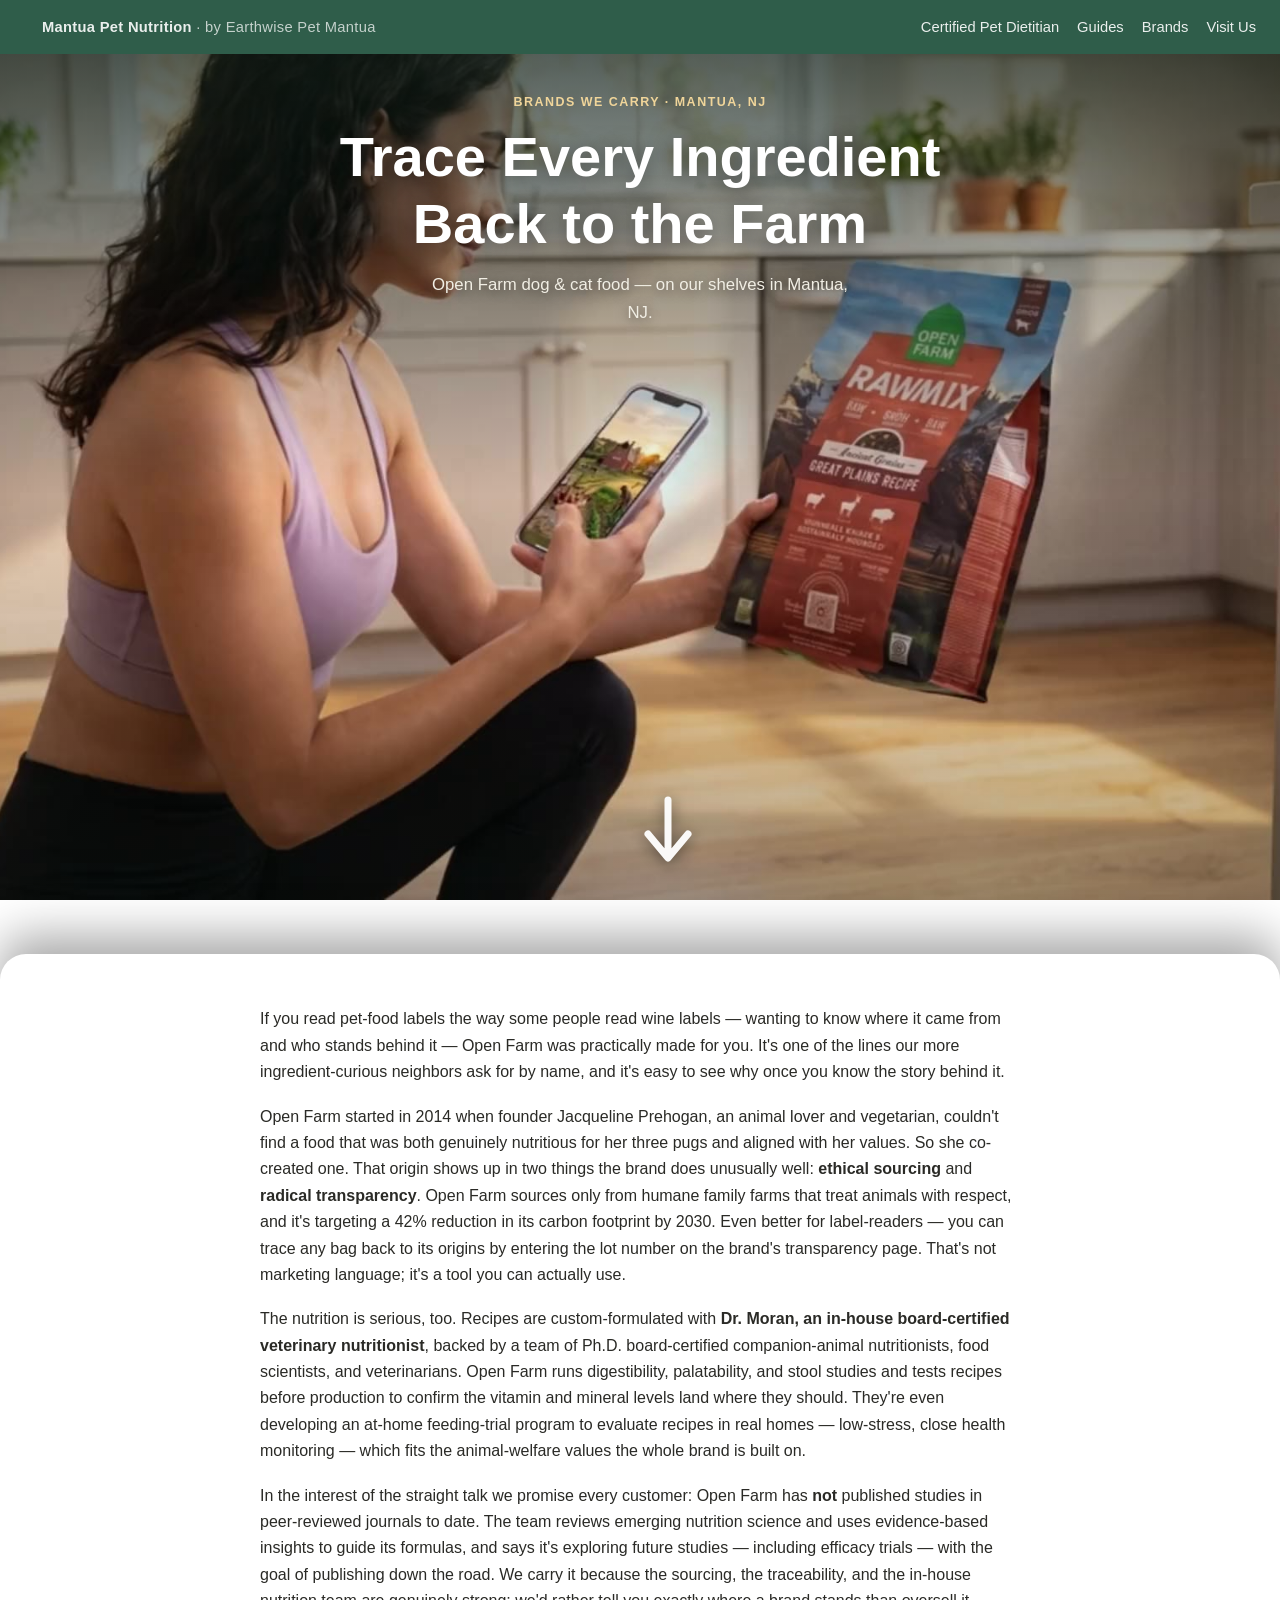
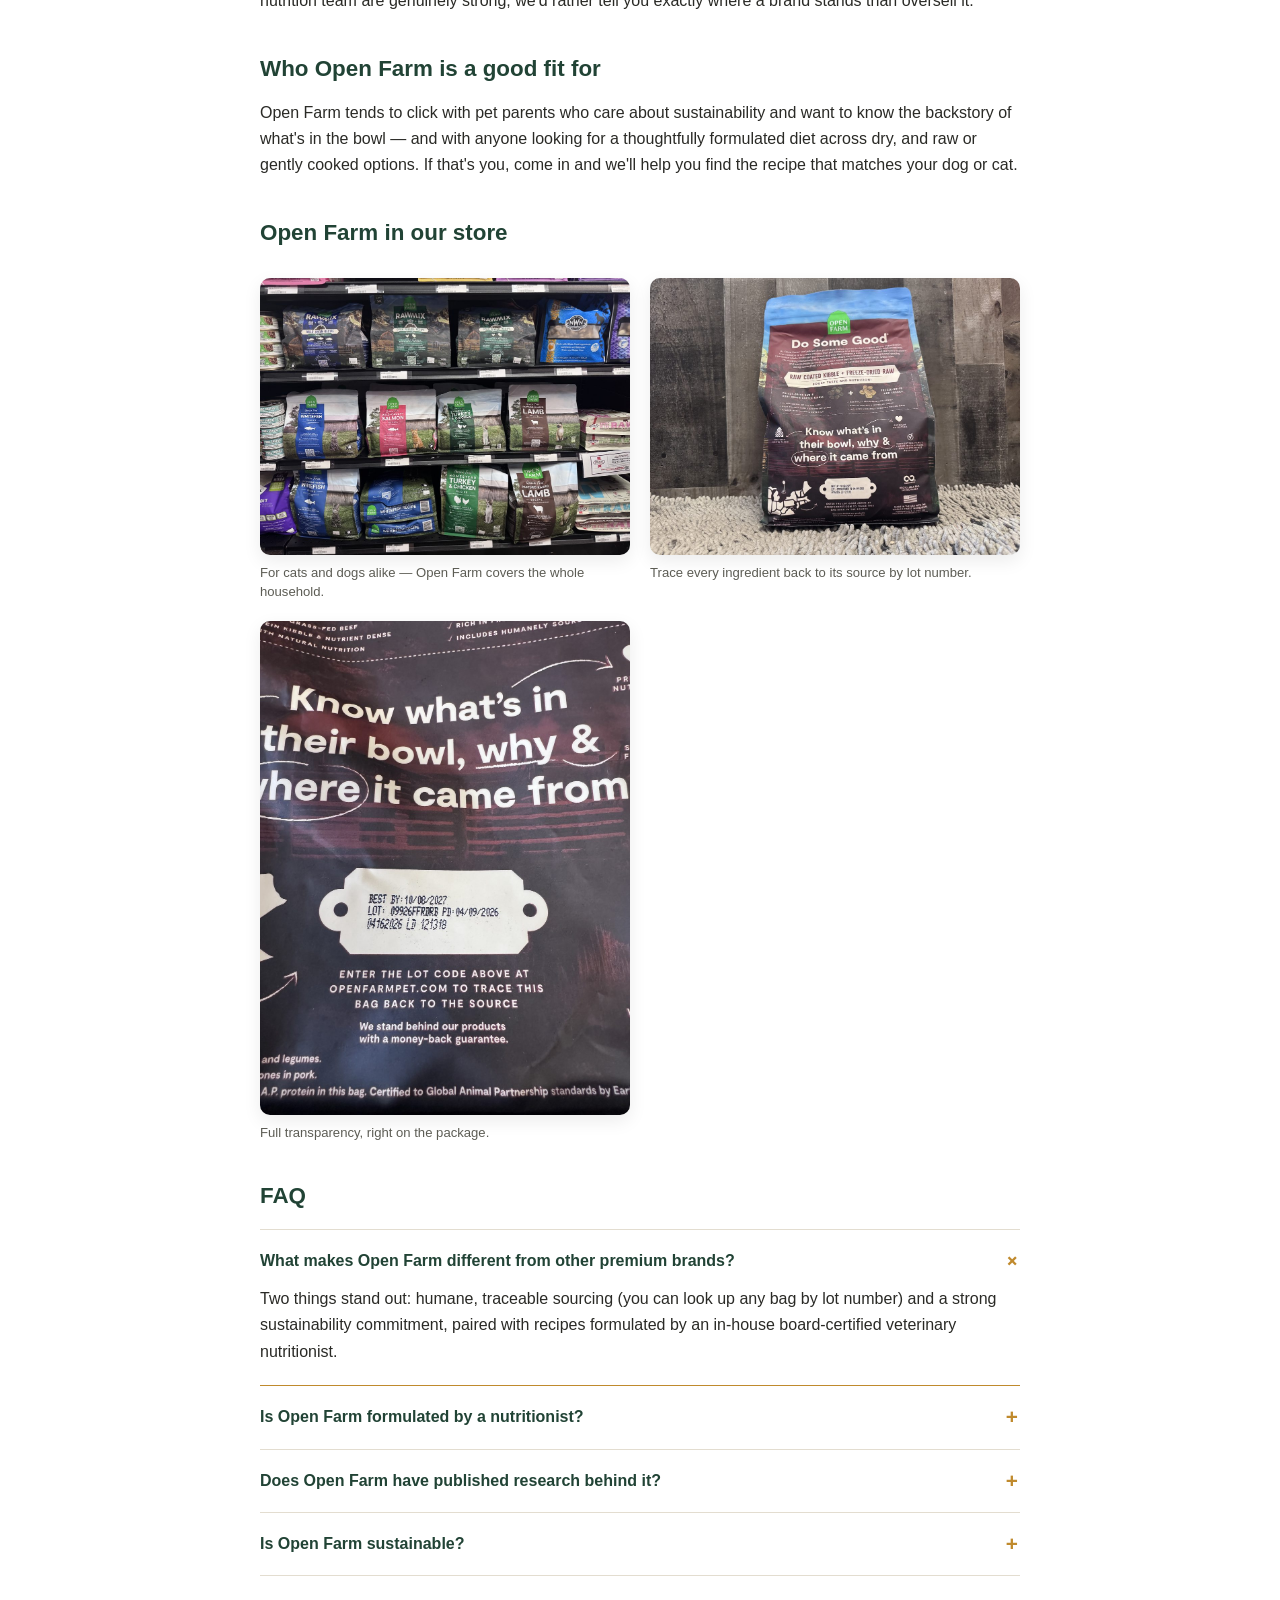
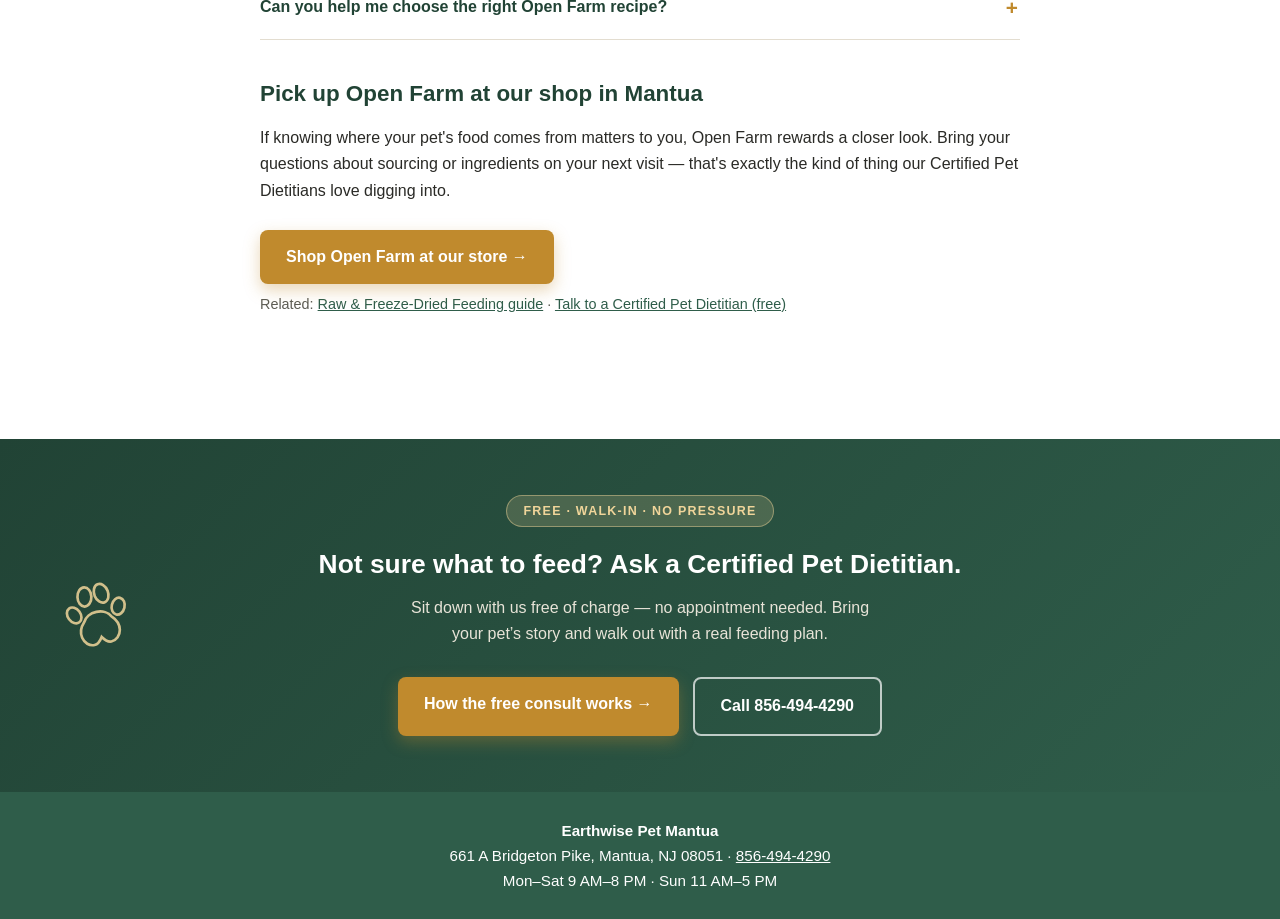
<file: brands/open-farm/index.html>
<!DOCTYPE html>
<html lang="en">
<head>
<meta charset="utf-8">
<meta name="viewport" content="width=device-width, initial-scale=1">
<title>Buy Open Farm Pet Food in Mantua, NJ | Earthwise Pet</title>
<meta name="description" content="Open Farm dog & cat food in Mantua, NJ: humanely sourced, fully traceable, vet-formulated. See why we carry it, plus free Certified Pet Dietitian help.">
<link rel="canonical" href="https://mantuapetnutrition.com/brands/open-farm/">
<meta name="robots" content="index,follow,max-image-preview:large,max-snippet:-1">
<meta name="author" content="Earthwise Pet Mantua">
<meta name="theme-color" content="#2f5d4a">
<meta name="geo.region" content="US-NJ">
<meta name="geo.placename" content="Mantua, New Jersey">
<meta property="og:type" content="article">
<meta property="og:site_name" content="Mantua Pet Nutrition">
<meta property="og:title" content="Buy Open Farm Pet Food in Mantua, NJ">
<meta property="og:description" content="Open Farm dog &amp; cat food in Mantua, NJ: humanely sourced, fully traceable, vet-formulated. See why we carry it, plus free Certified Pet Dietitian help.">
<meta property="og:url" content="https://mantuapetnutrition.com/brands/open-farm/">
<meta property="og:image" content="https://mantuapetnutrition.com/images/open-farm-shelf-dog.jpg">
<meta property="og:image:alt" content="Open Farm dog food shelf section at Earthwise Pet Mantua, NJ">
<meta property="og:locale" content="en_US">
<meta name="twitter:card" content="summary_large_image">
<meta name="twitter:title" content="Buy Open Farm Pet Food in Mantua, NJ">
<meta name="twitter:description" content="Open Farm dog &amp; cat food in Mantua, NJ: humanely sourced, fully traceable, vet-formulated. See why we carry it, plus free Certified Pet Dietitian help.">
<meta name="twitter:image" content="https://mantuapetnutrition.com/images/open-farm-shelf-dog.jpg">
<style>
:root{--green:#2f5d4a;--green-dk:#214335;--sand:#f6f3ec;--ink:#2a2a26;--muted:#5c5c54;--gold:#c08a2d;--line:#e3ddd0}
*{box-sizing:border-box}
body{margin:0;font-family:-apple-system,BlinkMacSystemFont,"Segoe UI",Roboto,Helvetica,Arial,sans-serif;color:var(--ink);line-height:1.65;background:#fff}
a{color:var(--green)}
.nav{background:var(--green);color:#fff;padding:14px 24px;display:flex;justify-content:space-between;align-items:center;flex-wrap:wrap;gap:8px}
.nav .brand{font-weight:700;letter-spacing:.3px}
.nav .brand span{opacity:.8;font-weight:400}
.nav a{color:#fff;text-decoration:none;font-size:.92rem;opacity:.9;margin-left:18px}
.hero{position:fixed;inset:0;z-index:0;height:100vh;height:100svh;overflow:hidden;background:var(--green-dk)}
.hero::after{content:"";position:absolute;inset:0;background:linear-gradient(180deg,rgba(10,25,18,.78) 0%,rgba(10,25,18,.35) 30%,rgba(10,25,18,0) 55%,rgba(10,25,18,.3) 100%)}
.hero-head{position:absolute;top:0;left:0;right:0;z-index:2;padding:92px 24px 0;text-align:center}
.hero-head .kicker{color:#f0d59a}
.hero-head h1{color:#fff;font-size:clamp(2.1rem,5.5vw,3.5rem);max-width:20ch;margin:0 auto;text-shadow:0 3px 22px rgba(0,0,0,.5)}
.hero-sub{color:#f1eee4;font-size:1.05rem;margin:14px auto 0;max-width:46ch;text-shadow:0 2px 12px rgba(0,0,0,.55)}
.scroll-cue{position:absolute;bottom:26px;left:50%;z-index:2;opacity:.95;animation:cueBob 2s ease-in-out infinite}
.scroll-cue svg{display:block;width:56px;height:80px;filter:drop-shadow(0 2px 8px rgba(0,0,0,.55))}
@keyframes cueBob{0%,100%{transform:translate(-50%,0)}50%{transform:translate(-50%,10px)}}
.over{position:relative;z-index:2;margin-top:100vh;margin-top:100svh;background:#fff;border-radius:26px 26px 0 0;box-shadow:0 -18px 48px rgba(0,0,0,.35)}
.over .content{padding-top:52px}
.wrap{max-width:760px;margin:0 auto}
.kicker{text-transform:uppercase;letter-spacing:.12em;font-size:.78rem;color:var(--gold);font-weight:700;margin:0 0 10px}
h1{font-size:2.1rem;line-height:1.2;margin:0 0 6px;color:var(--green-dk)}
.content{padding:40px 24px}
.content p{margin:0 0 18px}
h2{color:var(--green-dk);font-size:1.4rem;margin:36px 0 12px}
.faq{border-top:1px solid var(--line);margin-top:14px}
.faq details{border-bottom:1px solid var(--line);padding:6px 0}
.faq summary{cursor:pointer;font-weight:600;padding:12px 0;color:var(--green-dk)}
.faq p{margin:0 0 14px}
.cta{display:inline-block;background:var(--gold);color:#fff;text-decoration:none;font-weight:700;padding:14px 26px;border-radius:8px;margin-top:8px}
.cta:hover{background:#a8761f}
.nap{background:var(--green);color:#fff;padding:26px 24px;text-align:center;font-size:.95rem;margin-top:40px}
.nap a{color:#fff}
.related{font-size:.9rem;color:var(--muted);margin-top:26px}
.note{background:#fff8e8;border:1px solid #ecd9a6;border-radius:8px;padding:12px 16px;font-size:.82rem;color:#7a5e1d;margin:24px 0}
.hero-img{position:absolute;inset:0;width:100%;height:100%;object-fit:cover;display:block}
figure{margin:0}
figure img{width:100%;height:auto;border-radius:10px;display:block;box-shadow:0 6px 18px rgba(0,0,0,.08)}
figcaption{font-size:.82rem;color:var(--muted);margin-top:8px;line-height:1.45}
.media2{display:grid;grid-template-columns:1fr 1fr;gap:20px;margin:26px 0}
@media(max-width:560px){.media2{grid-template-columns:1fr}}
</style>
<link rel="stylesheet" href="/assets/enhance.css">
<script src="/assets/enhance.js" defer></script>

<script type="application/ld+json">
{"@context": "https://schema.org", "@type": "Article", "headline": "Buy Open Farm Pet Food in Mantua, NJ", "description": "Open Farm dog & cat food in Mantua, NJ: humanely sourced, fully traceable, vet-formulated. See why we carry it, plus free Certified Pet Dietitian help.", "image": "https://mantuapetnutrition.com/images/open-farm-shelf-dog.jpg", "author": {"@type": "Organization", "name": "Earthwise Pet Mantua", "url": "https://mantuapetnutrition.com/"}, "publisher": {"@type": "Organization", "name": "Earthwise Pet Mantua", "logo": {"@type": "ImageObject", "url": "https://mantuapetnutrition.com/images/logo.png"}}, "datePublished": "2026-06-25", "dateModified": "2026-06-25", "inLanguage": "en-US", "isPartOf": {"@id": "https://mantuapetnutrition.com/#website"}, "mainEntityOfPage": {"@type": "WebPage", "@id": "https://mantuapetnutrition.com/brands/open-farm/"}, "url": "https://mantuapetnutrition.com/brands/open-farm/"}
</script>
<script type="application/ld+json">
{"@context":"https://schema.org","@type":"FAQPage","mainEntity":[
{"@type":"Question","name":"What makes Open Farm different from other premium brands?","acceptedAnswer":{"@type":"Answer","text":"Humane, traceable sourcing (you can look up any bag by lot number) and a strong sustainability commitment, paired with recipes formulated by an in-house board-certified veterinary nutritionist."}},
{"@type":"Question","name":"Is Open Farm formulated by a nutritionist?","acceptedAnswer":{"@type":"Answer","text":"Yes — recipes are developed with Dr. Moran, a board-certified veterinary nutritionist, and a team of Ph.D. nutritionists, food scientists, and veterinarians."}},
{"@type":"Question","name":"Does Open Farm have published research behind it?","acceptedAnswer":{"@type":"Answer","text":"Not in peer-reviewed journals yet. The team uses evidence-based insights to guide formulation and says it's working toward published studies. We share that openly so you can decide with full information."}},
{"@type":"Question","name":"Is Open Farm sustainable?","acceptedAnswer":{"@type":"Answer","text":"It's one of the brand's core commitments — humane family-farm sourcing and a goal of cutting its carbon footprint 42% by 2030."}},
{"@type":"Question","name":"Can you help me choose the right Open Farm recipe?","acceptedAnswer":{"@type":"Answer","text":"Yes. Tell us about your pet and what matters most to you, and a Certified Pet Dietitian will help you settle on the right formula — free, no appointment."}}
]}
</script>
<script type="application/ld+json">
{"@context": "https://schema.org", "@type": "BreadcrumbList", "itemListElement": [{"@type": "ListItem", "position": 1, "name": "Home", "item": "https://mantuapetnutrition.com/"}, {"@type": "ListItem", "position": 2, "name": "Open Farm", "item": "https://mantuapetnutrition.com/brands/open-farm/"}]}
</script>
</head>
<body>
<nav class="nav">
  <a href="/" style="color:#fff;text-decoration:none"><div class="brand">Mantua Pet Nutrition <span>· by Earthwise Pet Mantua</span></div></a>
  <div><a href="/certified-pet-dietitian/">Certified Pet Dietitian</a><a href="/guides/">Guides</a><a href="/brands/">Brands</a><a href="/visit/">Visit Us</a></div>
</nav>

<header class="hero">
  <video class="hero-img" autoplay muted loop playsinline preload="metadata" poster="/images/open-farm-hero-poster.jpg" data-poster-portrait="/images/open-farm-hero-poster-portrait.jpg" aria-label="Scanning the QR code on an Open Farm bag reveals the farm the ingredients came from">
    <source src="/images/open-farm-hero-animation.mp4" type="video/mp4" media="(min-width: 821px)">
    <source src="/images/open-farm-hero-animation-portrait.mp4" type="video/mp4">
    <img src="/images/open-farm-shelf-dog.jpg" alt="Open Farm dog food shelf section at Earthwise Pet Mantua, NJ">
  </video>
  <div class="hero-head">
    <p class="kicker">Brands We Carry · Mantua, NJ</p>
    <h1>Trace Every Ingredient Back to the Farm</h1>
    <p class="hero-sub">Open Farm dog &amp; cat food — on our shelves in Mantua, NJ.</p>
  </div>
  <div class="scroll-cue" aria-hidden="true"><svg viewBox="0 0 56 80" fill="none" xmlns="http://www.w3.org/2000/svg"><path d="M28 6 V58 M8 40 L28 64 L48 40" stroke="#fff" stroke-width="7" stroke-linecap="round" stroke-linejoin="round"/></svg></div>
</header>

<div class="over">
<main class="content">
<div class="wrap">
<p>If you read pet-food labels the way some people read wine labels — wanting to know where it came from and who stands behind it — Open Farm was practically made for you. It's one of the lines our more ingredient-curious neighbors ask for by name, and it's easy to see why once you know the story behind it.</p>

<p>Open Farm started in 2014 when founder Jacqueline Prehogan, an animal lover and vegetarian, couldn't find a food that was both genuinely nutritious for her three pugs and aligned with her values. So she co-created one. That origin shows up in two things the brand does unusually well: <strong>ethical sourcing</strong> and <strong>radical transparency</strong>. Open Farm sources only from humane family farms that treat animals with respect, and it's targeting a 42% reduction in its carbon footprint by 2030. Even better for label-readers — you can trace any bag back to its origins by entering the lot number on the brand's transparency page. That's not marketing language; it's a tool you can actually use.</p>

<p>The nutrition is serious, too. Recipes are custom-formulated with <strong>Dr. Moran, an in-house board-certified veterinary nutritionist</strong>, backed by a team of Ph.D. board-certified companion-animal nutritionists, food scientists, and veterinarians. Open Farm runs digestibility, palatability, and stool studies and tests recipes before production to confirm the vitamin and mineral levels land where they should. They're even developing an at-home feeding-trial program to evaluate recipes in real homes — low-stress, close health monitoring — which fits the animal-welfare values the whole brand is built on.</p>

<p>In the interest of the straight talk we promise every customer: Open Farm has <strong>not</strong> published studies in peer-reviewed journals to date. The team reviews emerging nutrition science and uses evidence-based insights to guide its formulas, and says it's exploring future studies — including efficacy trials — with the goal of publishing down the road. We carry it because the sourcing, the traceability, and the in-house nutrition team are genuinely strong; we'd rather tell you exactly where a brand stands than oversell it.</p>

<h2>Who Open Farm is a good fit for</h2>
<p>Open Farm tends to click with pet parents who care about sustainability and want to know the backstory of what's in the bowl — and with anyone looking for a thoughtfully formulated diet across dry, and raw or gently cooked options. If that's you, come in and we'll help you find the recipe that matches your dog or cat.</p>

<h2>Open Farm in our store</h2>
<div class="media2">
  <figure><img width="1100" height="825" loading="lazy" src="/images/open-farm-shelf-cat.jpg" alt="Open Farm cat food on the shelf at Earthwise Pet Mantua, NJ"><figcaption>For cats and dogs alike — Open Farm covers the whole household.</figcaption></figure>
  <figure><img width="1100" height="825" loading="lazy" src="/images/open-farm-lot-tag.jpg" alt="Open Farm pet food bag showing the lot-number traceability tag"><figcaption>Trace every ingredient back to its source by lot number.</figcaption></figure>
  <figure><img width="1100" height="1467" loading="lazy" src="/images/open-farm-close-up-lot-tag.jpg" alt="Close-up of the Open Farm traceability lot tag on the bag"><figcaption>Full transparency, right on the package.</figcaption></figure>
</div>

<h2>FAQ</h2>
<div class="faq">
  <details open><summary>What makes Open Farm different from other premium brands?</summary><p>Two things stand out: humane, traceable sourcing (you can look up any bag by lot number) and a strong sustainability commitment, paired with recipes formulated by an in-house board-certified veterinary nutritionist.</p></details>
  <details><summary>Is Open Farm formulated by a nutritionist?</summary><p>Yes — recipes are developed with Dr. Moran, a board-certified veterinary nutritionist, and a team of Ph.D. nutritionists, food scientists, and veterinarians.</p></details>
  <details><summary>Does Open Farm have published research behind it?</summary><p>Not in peer-reviewed journals yet. The team uses evidence-based insights to guide formulation and says it's working toward published studies. We share that openly so you can decide with full information.</p></details>
  <details><summary>Is Open Farm sustainable?</summary><p>It's one of the brand's core commitments — humane family-farm sourcing and a goal of cutting its carbon footprint 42% by 2030.</p></details>
  <details><summary>Can you help me choose the right Open Farm recipe?</summary><p>Yes. Tell us about your pet and what matters most to you, and a Certified Pet Dietitian will help you settle on the right formula — free, no appointment.</p></details>
</div>



<h2>Pick up Open Farm at our shop in Mantua</h2>
<p>If knowing where your pet's food comes from matters to you, Open Farm rewards a closer look. Bring your questions about sourcing or ingredients on your next visit — that's exactly the kind of thing our Certified Pet Dietitians love digging into.</p>
<a class="cta" href="https://mantua.earthwisepet.com/mantua/">Shop Open Farm at our store →</a>

<p class="related">Related: <a href="/guides/raw-freeze-dried-feeding/">Raw &amp; Freeze-Dried Feeding guide</a> · <a href="/certified-pet-dietitian/">Talk to a Certified Pet Dietitian (free)</a></p>
</div>
</main>


<section class="consult-band">
  <span class="badge">Free &middot; Walk-in &middot; No pressure</span>
  <h2>Not sure what to feed? Ask a Certified Pet Dietitian.</h2>
  <p>Sit down with us free of charge &mdash; no appointment needed. Bring your pet&rsquo;s story and walk out with a real feeding plan.</p>
  <div class="row">
    <a class="cta" href="/certified-pet-dietitian/">How the free consult works &rarr;</a>
    <a class="cta ghost" href="tel:+18564944290">Call 856-494-4290</a>
  </div>
</section>

<footer class="nap">
  <strong>Earthwise Pet Mantua</strong><br>
  661 A Bridgeton Pike, Mantua, NJ 08051 · <a href="tel:+18564944290">856-494-4290</a><br>
  Mon–Sat 9 AM–8 PM · Sun 11 AM–5 PM
</footer>
</div>
<!-- updated 2026-07-06: full-screen hero -->
</body>
</html>
</file>
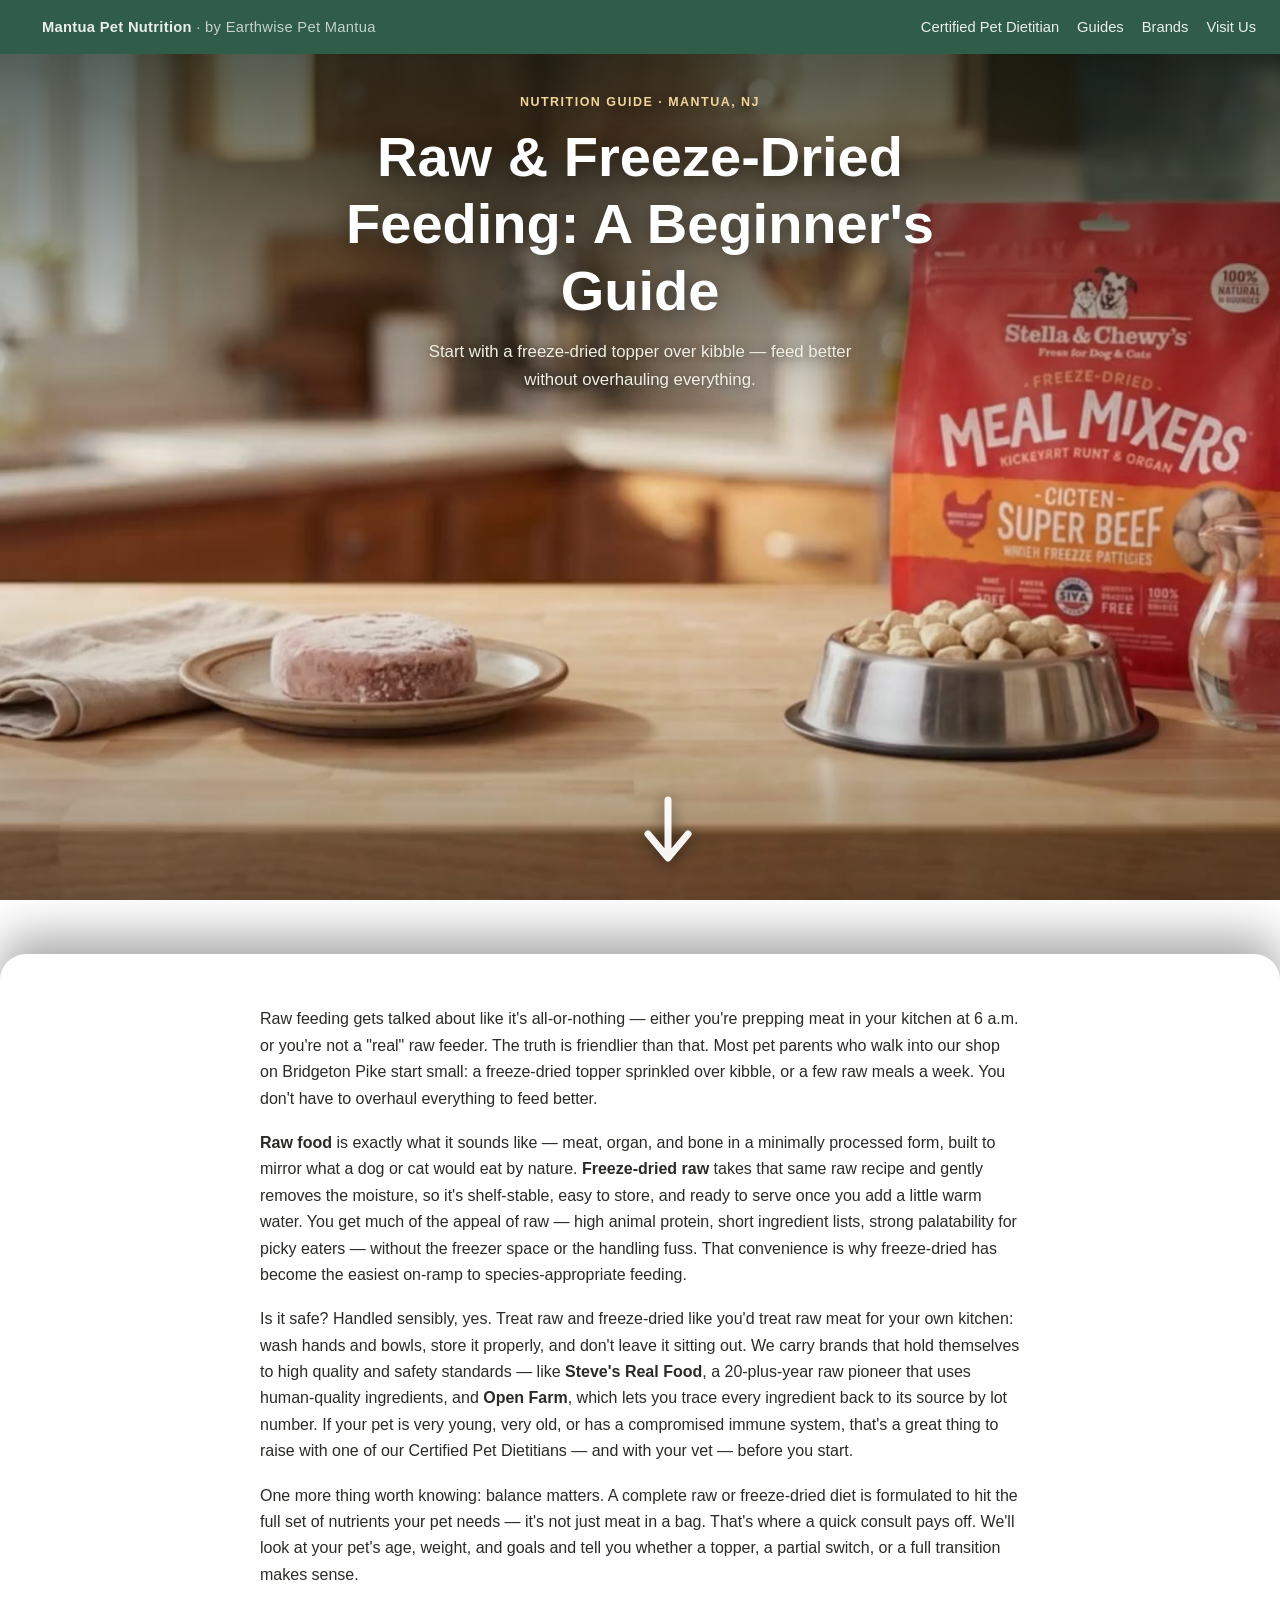
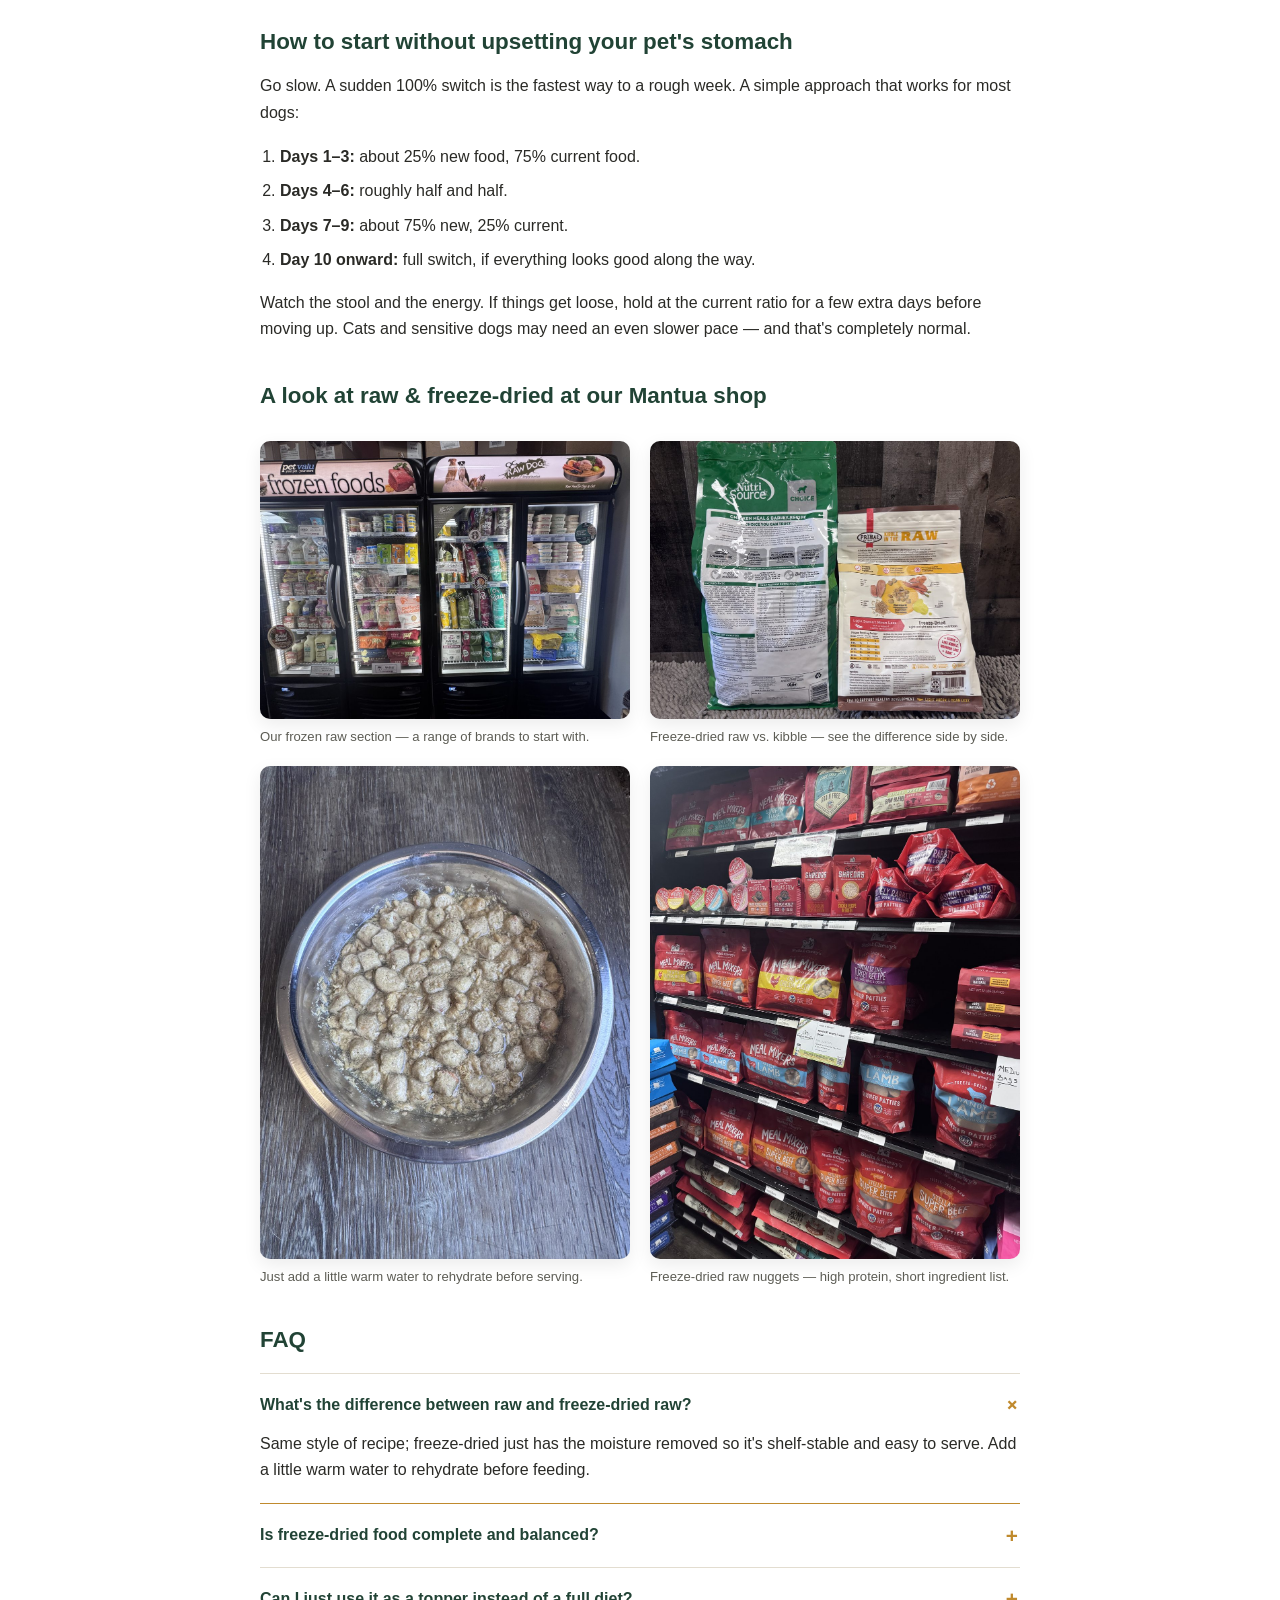
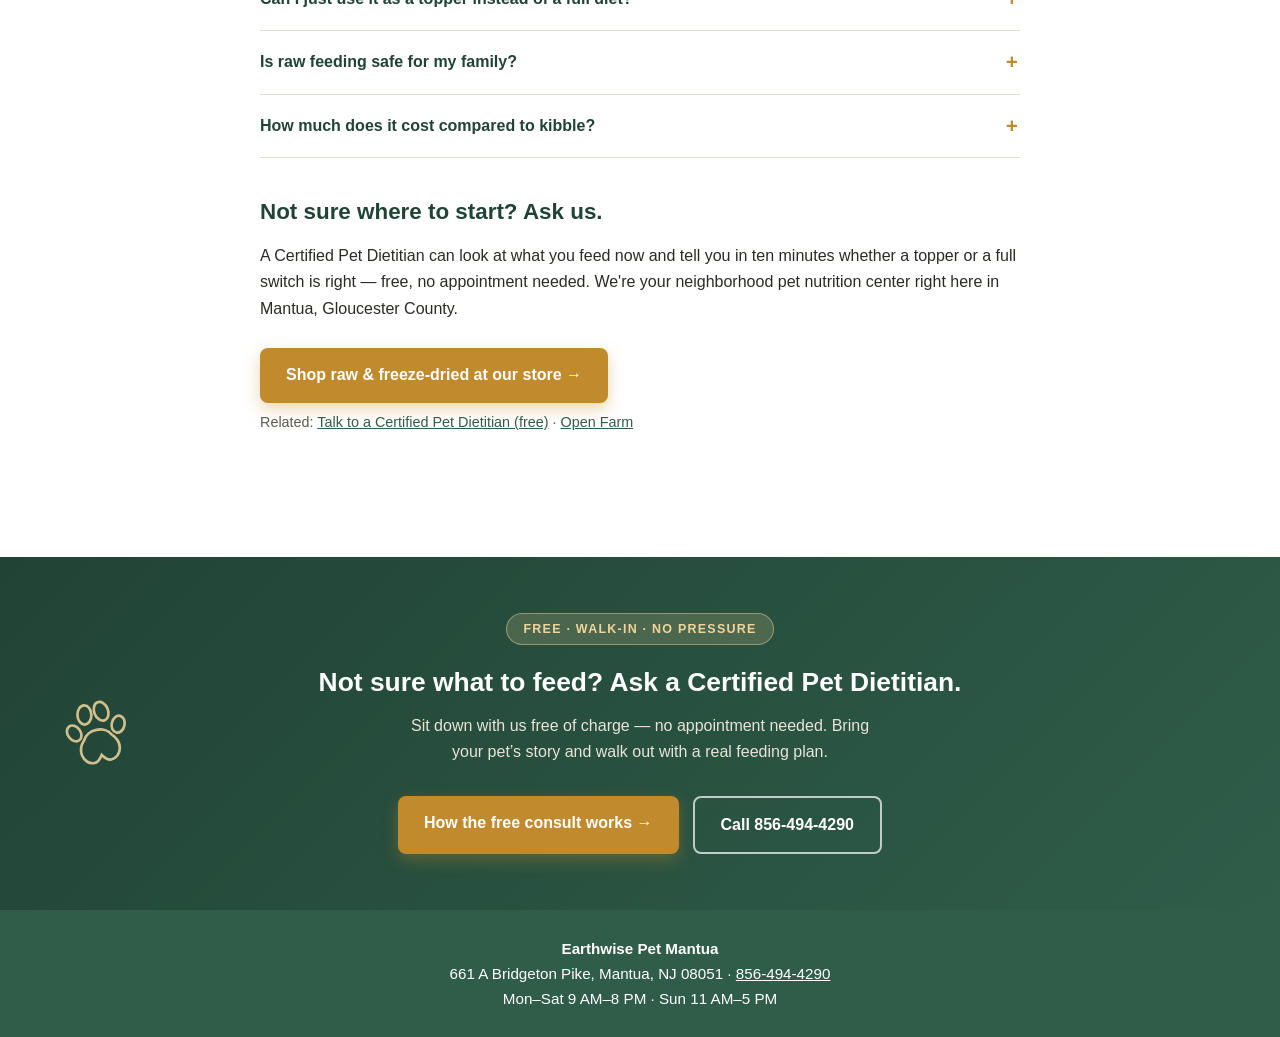
<file: guides/raw-freeze-dried-feeding/index.html>
<!DOCTYPE html>
<html lang="en">
<head>
<meta charset="utf-8">
<meta name="viewport" content="width=device-width, initial-scale=1">
<title>Raw &amp; Freeze-Dried Dog Food: A Beginner's Guide | Mantua, NJ</title>
<meta name="description" content="What is freeze-dried raw dog food, is it safe, and how do you start? A plain-English guide from Certified Pet Dietitians in Mantua, NJ.">
<link rel="canonical" href="https://mantuapetnutrition.com/guides/raw-freeze-dried-feeding/">
<meta name="robots" content="index,follow,max-image-preview:large,max-snippet:-1">
<meta name="author" content="Earthwise Pet Mantua">
<meta name="theme-color" content="#2f5d4a">
<meta name="geo.region" content="US-NJ">
<meta name="geo.placename" content="Mantua, New Jersey">
<meta property="og:type" content="article">
<meta property="og:site_name" content="Mantua Pet Nutrition">
<meta property="og:title" content="Raw &amp; Freeze-Dried Dog Food: A Beginner's Guide">
<meta property="og:description" content="What is freeze-dried raw dog food, is it safe, and how do you start? A plain-English guide from Certified Pet Dietitians in Mantua, NJ.">
<meta property="og:url" content="https://mantuapetnutrition.com/guides/raw-freeze-dried-feeding/">
<meta property="og:image" content="https://mantuapetnutrition.com/images/raw-freeze-dried-hero-poster.jpg">
<meta property="og:image:alt" content="Frozen raw and freeze-dried raw dog food side by side on a kitchen counter in Mantua, NJ">
<meta property="og:locale" content="en_US">
<meta name="twitter:card" content="summary_large_image">
<meta name="twitter:title" content="Raw &amp; Freeze-Dried Dog Food: A Beginner's Guide">
<meta name="twitter:description" content="What is freeze-dried raw dog food, is it safe, and how do you start? A plain-English guide from Certified Pet Dietitians in Mantua, NJ.">
<meta name="twitter:image" content="https://mantuapetnutrition.com/images/raw-freeze-dried-hero-poster.jpg">
<style>
:root{--green:#2f5d4a;--green-dk:#214335;--sand:#f6f3ec;--ink:#2a2a26;--muted:#5c5c54;--gold:#c08a2d;--line:#e3ddd0}
*{box-sizing:border-box}
body{margin:0;font-family:-apple-system,BlinkMacSystemFont,"Segoe UI",Roboto,Helvetica,Arial,sans-serif;color:var(--ink);line-height:1.65;background:#fff}
a{color:var(--green)}
.nav{background:var(--green);color:#fff;padding:14px 24px;display:flex;justify-content:space-between;align-items:center;flex-wrap:wrap;gap:8px}
.nav .brand{font-weight:700;letter-spacing:.3px}
.nav .brand span{opacity:.8;font-weight:400}
.nav a{color:#fff;text-decoration:none;font-size:.92rem;opacity:.9;margin-left:18px}
.hero{position:fixed;inset:0;z-index:0;height:100vh;height:100svh;overflow:hidden;background:var(--green-dk)}
.hero::after{content:"";position:absolute;inset:0;background:linear-gradient(180deg,rgba(10,25,18,.78) 0%,rgba(10,25,18,.35) 30%,rgba(10,25,18,0) 55%,rgba(10,25,18,.3) 100%)}
.hero-head{position:absolute;top:0;left:0;right:0;z-index:2;padding:92px 24px 0;text-align:center}
.hero-head .kicker{color:#f0d59a}
.hero-head h1{color:#fff;font-size:clamp(2.1rem,5.5vw,3.5rem);max-width:20ch;margin:0 auto;text-shadow:0 3px 22px rgba(0,0,0,.5)}
.hero-sub{color:#f1eee4;font-size:1.05rem;margin:14px auto 0;max-width:46ch;text-shadow:0 2px 12px rgba(0,0,0,.55)}
.scroll-cue{position:absolute;bottom:26px;left:50%;z-index:2;opacity:.95;animation:cueBob 2s ease-in-out infinite}
.scroll-cue svg{display:block;width:56px;height:80px;filter:drop-shadow(0 2px 8px rgba(0,0,0,.55))}
@keyframes cueBob{0%,100%{transform:translate(-50%,0)}50%{transform:translate(-50%,10px)}}
.over{position:relative;z-index:2;margin-top:100vh;margin-top:100svh;background:#fff;border-radius:26px 26px 0 0;box-shadow:0 -18px 48px rgba(0,0,0,.35)}
.over .content{padding-top:52px}
.wrap{max-width:760px;margin:0 auto}
.kicker{text-transform:uppercase;letter-spacing:.12em;font-size:.78rem;color:var(--gold);font-weight:700;margin:0 0 10px}
h1{font-size:2.1rem;line-height:1.2;margin:0 0 6px;color:var(--green-dk)}
.content{padding:40px 24px}
.content p{margin:0 0 18px}
h2{color:var(--green-dk);font-size:1.4rem;margin:36px 0 12px}
ol{padding-left:20px}ol li{margin-bottom:8px}
.faq{border-top:1px solid var(--line);margin-top:14px}
.faq details{border-bottom:1px solid var(--line);padding:6px 0}
.faq summary{cursor:pointer;font-weight:600;padding:12px 0;color:var(--green-dk)}
.faq p{margin:0 0 14px}
.cta{display:inline-block;background:var(--gold);color:#fff;text-decoration:none;font-weight:700;padding:14px 26px;border-radius:8px;margin-top:8px}
.cta:hover{background:#a8761f}
.nap{background:var(--green);color:#fff;padding:26px 24px;text-align:center;font-size:.95rem;margin-top:40px}
.nap a{color:#fff}
.related{font-size:.9rem;color:var(--muted);margin-top:26px}
.note{background:#fff8e8;border:1px solid #ecd9a6;border-radius:8px;padding:12px 16px;font-size:.82rem;color:#7a5e1d;margin:24px 0}
.hero-img{position:absolute;inset:0;width:100%;height:100%;object-fit:cover;display:block}
figure{margin:0}
figure img{width:100%;height:auto;border-radius:10px;display:block;box-shadow:0 6px 18px rgba(0,0,0,.08)}
figcaption{font-size:.82rem;color:var(--muted);margin-top:8px;line-height:1.45}
.media2{display:grid;grid-template-columns:1fr 1fr;gap:20px;margin:26px 0}
@media(max-width:560px){.media2{grid-template-columns:1fr}}
</style>
<link rel="stylesheet" href="/assets/enhance.css">
<script src="/assets/enhance.js" defer></script>

<script type="application/ld+json">
{"@context": "https://schema.org", "@type": "Article", "headline": "Raw & Freeze-Dried Feeding: A Beginner's Guide", "description": "What is freeze-dried raw dog food, is it safe, and how do you start? A plain-English guide from Certified Pet Dietitians in Mantua, NJ.", "image": "https://mantuapetnutrition.com/images/raw-freeze-dried-hero-poster.jpg", "author": {"@type": "Organization", "name": "Earthwise Pet Mantua", "url": "https://mantuapetnutrition.com/"}, "publisher": {"@type": "Organization", "name": "Earthwise Pet Mantua", "logo": {"@type": "ImageObject", "url": "https://mantuapetnutrition.com/images/logo.png"}}, "datePublished": "2026-06-25", "dateModified": "2026-07-06", "inLanguage": "en-US", "isPartOf": {"@id": "https://mantuapetnutrition.com/#website"}, "mainEntityOfPage": {"@type": "WebPage", "@id": "https://mantuapetnutrition.com/guides/raw-freeze-dried-feeding/"}, "url": "https://mantuapetnutrition.com/guides/raw-freeze-dried-feeding/"}
</script>
<script type="application/ld+json">
{"@context":"https://schema.org","@type":"FAQPage","mainEntity":[
{"@type":"Question","name":"What's the difference between raw and freeze-dried raw?","acceptedAnswer":{"@type":"Answer","text":"Same style of recipe; freeze-dried just has the moisture removed so it's shelf-stable and easy to serve. Add a little warm water to rehydrate before feeding."}},
{"@type":"Question","name":"Is freeze-dried food complete and balanced?","acceptedAnswer":{"@type":"Answer","text":"Many are formulated to be a complete diet on their own, while others are meant as a topper or mixer. Check the label or ask us at the counter and we'll read it with you."}},
{"@type":"Question","name":"Can I just use it as a topper instead of a full diet?","acceptedAnswer":{"@type":"Answer","text":"Yes. A freeze-dried topper is the most popular way to start: it boosts protein and flavor over kibble and lets you ease in before committing to more."}},
{"@type":"Question","name":"Is raw feeding safe for my family?","acceptedAnswer":{"@type":"Answer","text":"With normal raw-meat hygiene — clean hands, clean bowls, proper storage — yes. If anyone in the home is immune-compromised, talk it through with a Certified Pet Dietitian and your vet first."}},
{"@type":"Question","name":"How much does it cost compared to kibble?","acceptedAnswer":{"@type":"Answer","text":"It varies by brand and how much of the diet is raw. Starting with a topper keeps it affordable; we'll help you find an option that fits your budget."}}
]}
</script>
<script type="application/ld+json">
{"@context": "https://schema.org", "@type": "BreadcrumbList", "itemListElement": [{"@type": "ListItem", "position": 1, "name": "Home", "item": "https://mantuapetnutrition.com/"}, {"@type": "ListItem", "position": 2, "name": "Raw & Freeze-Dried Feeding", "item": "https://mantuapetnutrition.com/guides/raw-freeze-dried-feeding/"}]}
</script>
</head>
<body>
<nav class="nav">
  <a href="/" style="color:#fff;text-decoration:none"><div class="brand">Mantua Pet Nutrition <span>· by Earthwise Pet Mantua</span></div></a>
  <div><a href="/certified-pet-dietitian/">Certified Pet Dietitian</a><a href="/guides/">Guides</a><a href="/brands/">Brands</a><a href="/visit/">Visit Us</a></div>
</nav>

<header class="hero">
  <video class="hero-img" autoplay muted loop playsinline preload="metadata" poster="/images/raw-freeze-dried-hero-poster.jpg" data-poster-portrait="/images/raw-freeze-dried-hero-poster-portrait.jpg" aria-label="Frozen raw dog food and freeze-dried raw side by side on a kitchen counter; warm water rehydrates the freeze-dried nuggets into a fresh meal">
    <source src="/images/raw-freeze-dried-hero-animation.mp4" type="video/mp4" media="(min-width: 821px)">
    <source src="/images/raw-freeze-dried-hero-animation-portrait.mp4" type="video/mp4">
    <img src="/images/freeze-dried-raw-topper.jpg" alt="Freeze-dried raw dog food, an easy topper to add over kibble">
  </video>
  <div class="hero-head">
    <p class="kicker">Nutrition Guide · Mantua, NJ</p>
    <h1>Raw &amp; Freeze-Dried Feeding: A Beginner's Guide</h1>
    <p class="hero-sub">Start with a freeze-dried topper over kibble — feed better without overhauling everything.</p>
  </div>
  <div class="scroll-cue" aria-hidden="true"><svg viewBox="0 0 56 80" fill="none" xmlns="http://www.w3.org/2000/svg"><path d="M28 6 V58 M8 40 L28 64 L48 40" stroke="#fff" stroke-width="7" stroke-linecap="round" stroke-linejoin="round"/></svg></div>
</header>

<div class="over">

<main class="content">
<div class="wrap">
<p>Raw feeding gets talked about like it's all-or-nothing — either you're prepping meat in your kitchen at 6 a.m. or you're not a "real" raw feeder. The truth is friendlier than that. Most pet parents who walk into our shop on Bridgeton Pike start small: a freeze-dried topper sprinkled over kibble, or a few raw meals a week. You don't have to overhaul everything to feed better.</p>

<p><strong>Raw food</strong> is exactly what it sounds like — meat, organ, and bone in a minimally processed form, built to mirror what a dog or cat would eat by nature. <strong>Freeze-dried raw</strong> takes that same raw recipe and gently removes the moisture, so it's shelf-stable, easy to store, and ready to serve once you add a little warm water. You get much of the appeal of raw — high animal protein, short ingredient lists, strong palatability for picky eaters — without the freezer space or the handling fuss. That convenience is why freeze-dried has become the easiest on-ramp to species-appropriate feeding.</p>

<p>Is it safe? Handled sensibly, yes. Treat raw and freeze-dried like you'd treat raw meat for your own kitchen: wash hands and bowls, store it properly, and don't leave it sitting out. We carry brands that hold themselves to high quality and safety standards — like <strong>Steve's Real Food</strong>, a 20-plus-year raw pioneer that uses human-quality ingredients, and <strong>Open Farm</strong>, which lets you trace every ingredient back to its source by lot number. If your pet is very young, very old, or has a compromised immune system, that's a great thing to raise with one of our Certified Pet Dietitians — and with your vet — before you start.</p>

<p>One more thing worth knowing: balance matters. A complete raw or freeze-dried diet is formulated to hit the full set of nutrients your pet needs — it's not just meat in a bag. That's where a quick consult pays off. We'll look at your pet's age, weight, and goals and tell you whether a topper, a partial switch, or a full transition makes sense.</p>

<h2>How to start without upsetting your pet's stomach</h2>
<p>Go slow. A sudden 100% switch is the fastest way to a rough week. A simple approach that works for most dogs:</p>
<ol>
<li><strong>Days 1–3:</strong> about 25% new food, 75% current food.</li>
<li><strong>Days 4–6:</strong> roughly half and half.</li>
<li><strong>Days 7–9:</strong> about 75% new, 25% current.</li>
<li><strong>Day 10 onward:</strong> full switch, if everything looks good along the way.</li>
</ol>
<p>Watch the stool and the energy. If things get loose, hold at the current ratio for a few extra days before moving up. Cats and sensitive dogs may need an even slower pace — and that's completely normal.</p>

<h2>A look at raw & freeze-dried at our Mantua shop</h2>
<div class="media2">
  <figure><img width="1100" height="825" loading="lazy" src="/images/raw-frozen-shelf-section.jpg" alt="Raw frozen pet food shelf section at Earthwise Pet Mantua, NJ"><figcaption>Our frozen raw section — a range of brands to start with.</figcaption></figure>
  <figure><img width="1100" height="825" loading="lazy" src="/images/freeze-dried-vs-kibble.jpg" alt="Freeze-dried raw versus kibble comparison with NutriSource and Primal"><figcaption>Freeze-dried raw vs. kibble — see the difference side by side.</figcaption></figure>
  <figure><img width="1100" height="1467" loading="lazy" src="/images/freeze-dried-rehydrating.jpg" alt="Freeze-dried raw dog food being rehydrated with warm water"><figcaption>Just add a little warm water to rehydrate before serving.</figcaption></figure>
  <figure><img width="1100" height="1467" loading="lazy" src="/images/freeze-dried-stella-chewy.jpg" alt="Stella & Chewy's freeze-dried raw dog food at Earthwise Pet Mantua, NJ"><figcaption>Freeze-dried raw nuggets — high protein, short ingredient list.</figcaption></figure>
</div>

<h2>FAQ</h2>
<div class="faq">
  <details open><summary>What's the difference between raw and freeze-dried raw?</summary><p>Same style of recipe; freeze-dried just has the moisture removed so it's shelf-stable and easy to serve. Add a little warm water to rehydrate before feeding.</p></details>
  <details><summary>Is freeze-dried food complete and balanced?</summary><p>Many are formulated to be a complete diet on their own, while others are meant as a topper or mixer. Check the label — or ask us at the counter and we'll read it with you.</p></details>
  <details><summary>Can I just use it as a topper instead of a full diet?</summary><p>Absolutely. A freeze-dried topper is the most popular way to start: it boosts protein and flavor over kibble and lets you ease in before committing to more.</p></details>
  <details><summary>Is raw feeding safe for my family?</summary><p>With normal raw-meat hygiene — clean hands, clean bowls, proper storage — yes. If anyone in the home is immune-compromised, talk it through with a Certified Pet Dietitian and your vet first.</p></details>
  <details><summary>How much does it cost compared to kibble?</summary><p>It varies by brand and how much of the diet is raw. Starting with a topper keeps it affordable; we'll help you find an option that fits your budget without compromising quality.</p></details>
</div>



<h2>Not sure where to start? Ask us.</h2>
<p>A Certified Pet Dietitian can look at what you feed now and tell you in ten minutes whether a topper or a full switch is right — free, no appointment needed. We're your neighborhood pet nutrition center right here in Mantua, Gloucester County.</p>
<a class="cta" href="https://mantua.earthwisepet.com/mantua/">Shop raw &amp; freeze-dried at our store →</a>

<p class="related">Related: <a href="/certified-pet-dietitian/">Talk to a Certified Pet Dietitian (free)</a> · <a href="/brands/open-farm/">Open Farm</a></p>
</div>
</main>


<section class="consult-band">
  <span class="badge">Free &middot; Walk-in &middot; No pressure</span>
  <h2>Not sure what to feed? Ask a Certified Pet Dietitian.</h2>
  <p>Sit down with us free of charge &mdash; no appointment needed. Bring your pet&rsquo;s story and walk out with a real feeding plan.</p>
  <div class="row">
    <a class="cta" href="/certified-pet-dietitian/">How the free consult works &rarr;</a>
    <a class="cta ghost" href="tel:+18564944290">Call 856-494-4290</a>
  </div>
</section>

<footer class="nap">
  <strong>Earthwise Pet Mantua</strong><br>
  661 A Bridgeton Pike, Mantua, NJ 08051 · <a href="tel:+18564944290">856-494-4290</a><br>
  Mon–Sat 9 AM–8 PM · Sun 11 AM–5 PM
</footer>
</div>
<!-- updated 2026-07-06: full-screen hero -->
</body>
</html>
</file>
<file: assets/enhance.css>
/* Mantua Pet Nutrition — shared enhancement layer
   Loaded after each page's inline styles. Safe to remove: pages work without it. */

/* ---------- Sticky nav ---------- */
.nav{position:sticky;top:0;z-index:50;transition:box-shadow .25s ease}
.js .nav.scrolled{box-shadow:0 4px 18px rgba(20,30,25,.28)}

/* ---------- Hero entrance ---------- */
@keyframes heroUp{from{opacity:0;transform:translateY(18px)}to{opacity:1;transform:none}}
.js .hero .in > *{animation:heroUp .7s ease-out both}
.js .hero .in > :nth-child(2){animation-delay:.12s}
.js .hero .in > :nth-child(3){animation-delay:.24s}
.js .hero .in > :nth-child(4){animation-delay:.36s}
.hero img{transition:transform 12s ease-out}
.js .hero.loaded img{transform:scale(1.06)}

/* ---------- Scroll reveal ---------- */
.js .reveal{opacity:0;transform:translateY(22px);transition:opacity .6s ease,transform .6s ease}
.js .reveal.in{opacity:1;transform:none}
.js .grid .reveal:nth-child(2){transition-delay:.08s}
.js .grid .reveal:nth-child(3){transition-delay:.16s}
.js .grid .reveal:nth-child(4){transition-delay:.08s}
.js .grid .reveal:nth-child(5){transition-delay:.16s}
.js .grid .reveal:nth-child(6){transition-delay:.24s}

/* ---------- Cards ---------- */
.card{transition:box-shadow .25s ease,transform .25s ease}
.card img{transition:transform .5s ease}
.card:hover{box-shadow:0 16px 34px rgba(0,0,0,.13);transform:translateY(-4px)}
.card:hover img{transform:scale(1.05)}
.card a.more{transition:letter-spacing .2s ease}
.card:hover a.more{letter-spacing:.02em}

/* ---------- CTA buttons ---------- */
.cta{position:relative;overflow:hidden;transition:transform .2s ease,box-shadow .2s ease,background .2s ease;box-shadow:0 6px 16px rgba(192,138,45,.35)}
.cta:hover{transform:translateY(-2px);box-shadow:0 10px 24px rgba(192,138,45,.45)}
.cta::after{content:"";position:absolute;top:0;left:-80%;width:50%;height:100%;
  background:linear-gradient(105deg,transparent,rgba(255,255,255,.35),transparent);
  transform:skewX(-20deg);animation:ctaShine 5s ease-in-out infinite}
@keyframes ctaShine{0%,72%{left:-80%}88%,100%{left:130%}}

/* ---------- FAQ ---------- */
.faq details{transition:background .25s ease,border-color .25s ease}
.faq details[open]{background:#fff;border-color:var(--gold)}
.faq summary{transition:color .2s ease}
.faq details p{animation:heroUp .35s ease-out both}

/* ---------- Pre-footer consult band ---------- */
.consult-band{background:linear-gradient(135deg,var(--green-dk),var(--green));color:#fff;text-align:center;padding:56px 24px;margin-top:64px}
.consult-band h2{color:#fff;margin:0 0 8px;font-size:1.65rem}
.consult-band p{color:#e8e4d8;max-width:52ch;margin:0 auto 22px}
.consult-band .badge{display:inline-block;background:rgba(240,213,154,.18);color:#f0d59a;border:1px solid rgba(240,213,154,.45);border-radius:999px;padding:5px 16px;font-size:.78rem;font-weight:700;letter-spacing:.1em;text-transform:uppercase;margin-bottom:16px}
.consult-band .row{display:flex;gap:14px;justify-content:center;flex-wrap:wrap}
.consult-band .cta.ghost{background:transparent;border:2px solid rgba(255,255,255,.7);box-shadow:none}
.consult-band .cta.ghost:hover{background:rgba(255,255,255,.12);box-shadow:none}
.consult-band + .nap{margin-top:0}

/* ---------- Mobile sticky call bar ---------- */
.callbar{display:none}
@media(max-width:820px){
  .callbar{position:fixed;bottom:0;left:0;right:0;z-index:60;display:flex;box-shadow:0 -6px 20px rgba(0,0,0,.18)}
  .callbar a{flex:1;text-align:center;padding:15px 8px;font-weight:700;font-size:.98rem;text-decoration:none;color:#fff}
  .callbar .call{background:var(--green-dk)}
  .callbar .consult{background:var(--gold)}
  .js .callbar{transform:translateY(100%);transition:transform .35s ease}
  .js .callbar.show{transform:none}
  body{padding-bottom:52px}
  .nap{padding-bottom:44px}
}

/* ---------- Self-drawing paw (consult band) ---------- */
.consult-band{position:relative;overflow:hidden}
.pawdraw{position:absolute;left:4%;top:50%;transform:translateY(-50%) rotate(-12deg);width:92px;height:70px;opacity:.85}
@media(max-width:820px){.pawdraw{display:none}}
.pawdraw path{fill:none;stroke:#f0d59a;stroke-width:2.5;stroke-linecap:round;stroke-dasharray:100;stroke-dashoffset:100}
.js .pawdraw.in path{animation:drawPath 1.1s ease-out forwards}
.js .pawdraw.in path:nth-child(2){animation-delay:.15s}
.js .pawdraw.in path:nth-child(3){animation-delay:.3s}
.js .pawdraw.in path:nth-child(4){animation-delay:.45s}
.js .pawdraw.in path:nth-child(5){animation-delay:.6s}
@keyframes drawPath{to{stroke-dashoffset:0}}
html:not(.js) .pawdraw path{stroke-dashoffset:0}

/* ---------- Microinteractions ---------- */
.nav a{position:relative}
.nav a::after{content:"";position:absolute;left:0;right:100%;bottom:-3px;height:2px;background:#f0d59a;transition:right .25s ease}
.nav a:hover::after{right:0}
.faq summary{list-style:none;position:relative;padding-right:30px}
.faq summary::-webkit-details-marker{display:none}
.faq summary::after{content:"+";position:absolute;right:2px;top:50%;transform:translateY(-50%);font-size:1.3rem;color:var(--gold);transition:transform .3s ease}
.faq details[open] summary::after{transform:translateY(-50%) rotate(45deg)}
.callbar .ph{display:inline-block;animation:ring 4s ease-in-out infinite}
@keyframes ring{0%,88%,100%{transform:none}90%{transform:rotate(12deg)}92%{transform:rotate(-10deg)}94%{transform:rotate(8deg)}96%{transform:rotate(-6deg)}98%{transform:rotate(3deg)}}

/* ---------- Mobile nav (hamburger) ---------- */
.nav-burger{display:none}
@media(max-width:820px){
  .js .nav .brand span{display:none}
  .js .nav-burger{display:inline-flex;align-items:center;background:none;border:0;color:#fff;font-size:1.5rem;line-height:1;padding:2px 8px;cursor:pointer}
  .js .nav .nav-links{display:none;flex-basis:100%;flex-direction:column;padding:4px 0 6px}
  .js .nav.open .nav-links{display:flex}
  .js .nav .nav-links a{margin:0;padding:11px 2px;font-size:1rem;border-top:1px solid rgba(255,255,255,.16)}
}

/* ---------- Reduced motion ---------- */
@media(prefers-reduced-motion:reduce){
  *,*::before,*::after{animation:none!important;transition:none!important}
  .js .reveal{opacity:1;transform:none}
  .js .hero.loaded img{transform:none}
  .pawdraw path{stroke-dashoffset:0!important}
}
</file>
